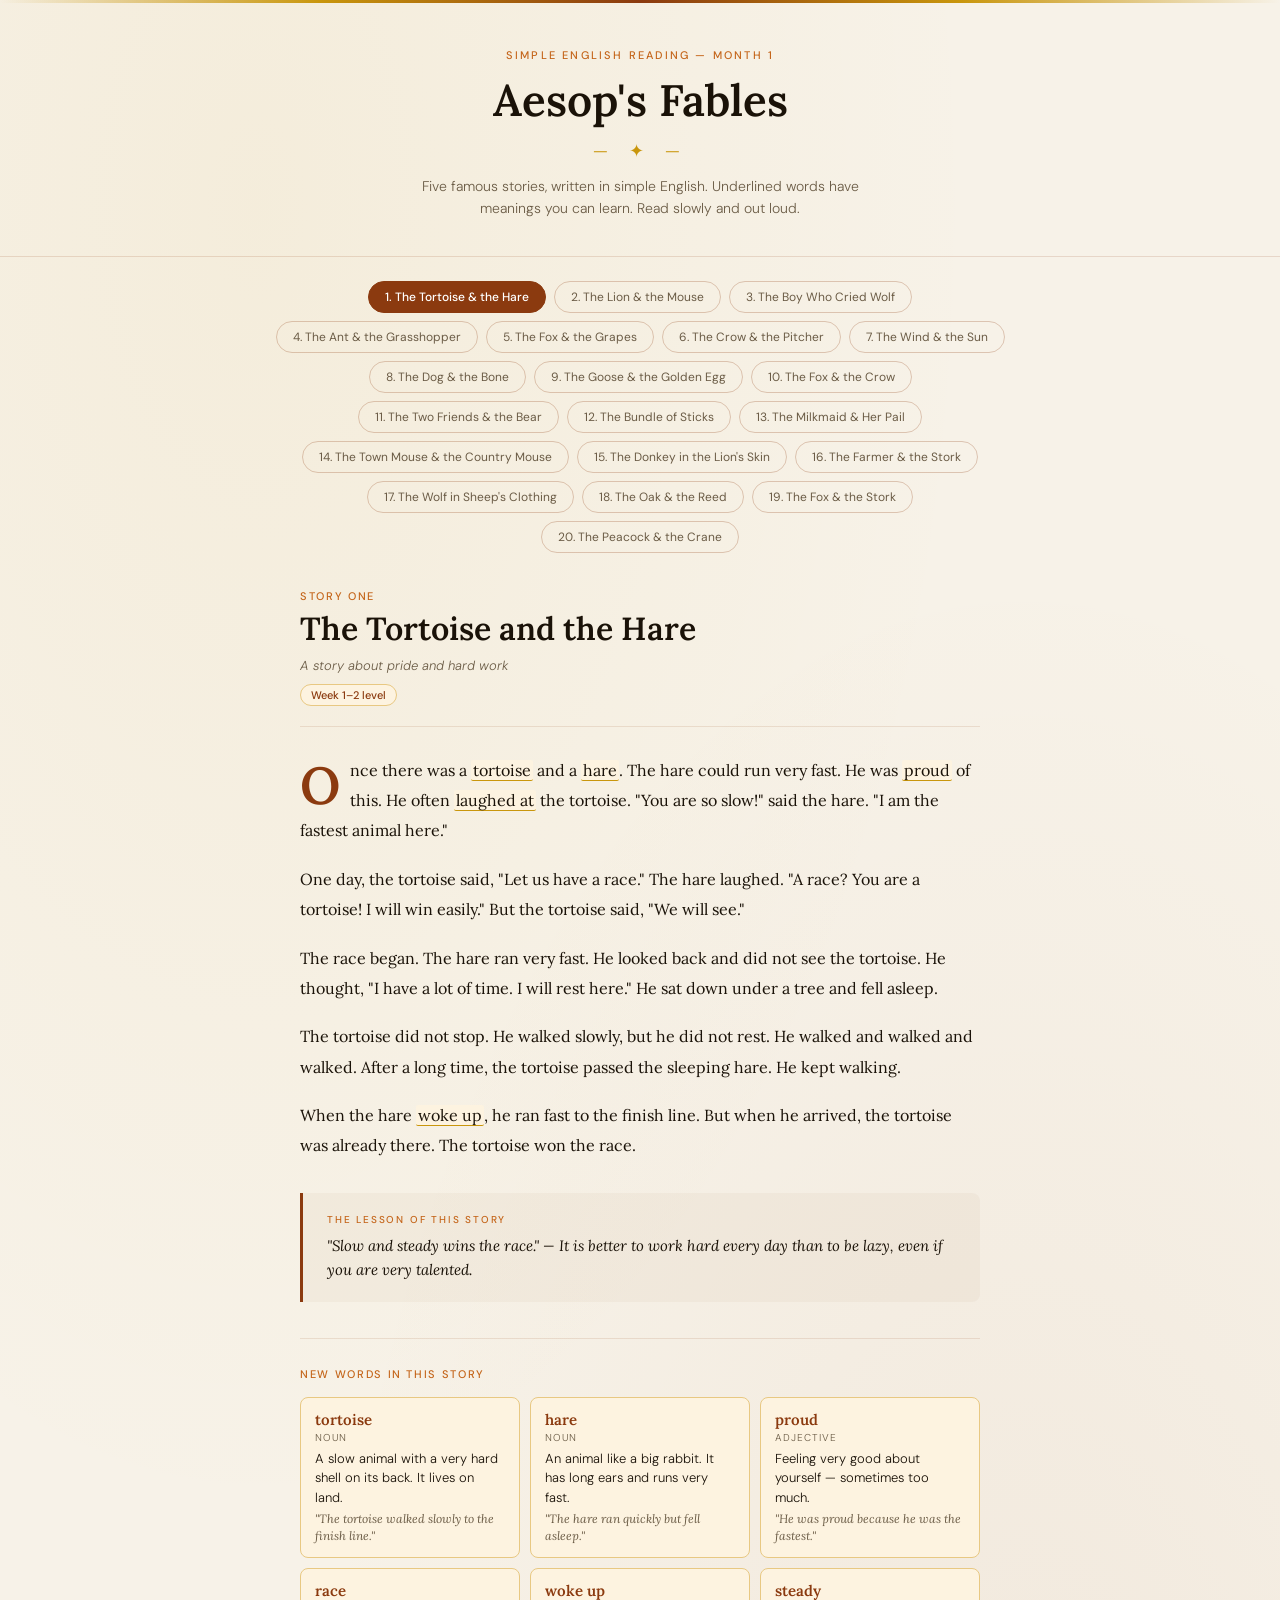
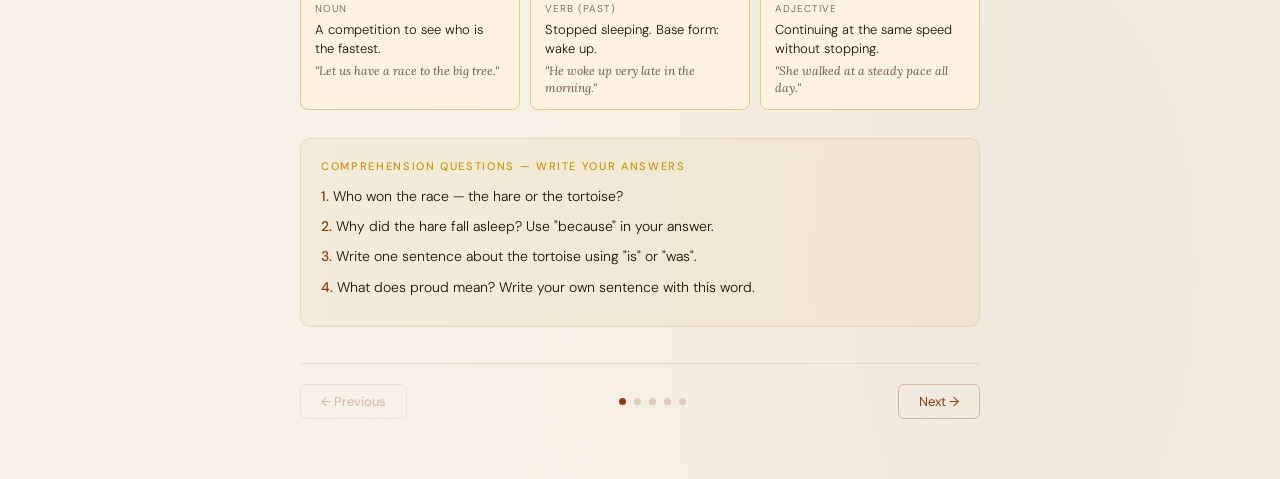
<file: index.html>
<!DOCTYPE html>
<html lang="en">
<head>
<meta charset="UTF-8">
<meta name="viewport" content="width=device-width, initial-scale=1.0">
<link rel="stylesheet" href="styleaesop.css">
<title>Aesop's Fables — Simple English Reader</title>
<link href="https://fonts.googleapis.com/css2?family=Lora:ital,wght@0,400;0,600;1,400&family=DM+Sans:wght@300;400;500&display=swap" rel="stylesheet">

</head>
<body>

<style>

    :root {
      --ink: #1a1208;
      --parchment: #f7f2e8;
      --parchment-dark: #ede6d6;
      --accent: #8b3a0f;
      --accent-light: #c4651a;
      --gold: #c9960c;
      --muted: #6b5c46;
      --word-bg: #fdf3e0;
      --word-border: #e8c882;
    }

    * { box-sizing: border-box; margin: 0; padding: 0; }

    body {
      background: var(--parchment);
      color: var(--ink);
      font-family: 'DM Sans', sans-serif;
      font-weight: 300;
      min-height: 100vh;
      padding: 0 0 60px;
      background-image:
        radial-gradient(ellipse at 20% 10%, rgba(201,150,12,0.06) 0%, transparent 50%),
        radial-gradient(ellipse at 80% 90%, rgba(139,58,15,0.05) 0%, transparent 50%);
    }

    header {
      text-align: center;
      padding: 48px 24px 36px;
      border-bottom: 1px solid rgba(139,58,15,0.15);
      position: relative;
      overflow: hidden;
    }

    header::before {
      content: '';
      position: absolute;
      top: 0; left: 0; right: 0;
      height: 3px;
      background: linear-gradient(90deg, transparent, var(--gold), var(--accent), var(--gold), transparent);
    }

    .header-eyebrow {
      font-family: 'DM Sans', sans-serif;
      font-weight: 500;
      font-size: 11px;
      letter-spacing: 0.2em;
      text-transform: uppercase;
      color: var(--accent-light);
      margin-bottom: 12px;
    }

    h1 {
      font-family: 'Lora', serif;
      font-size: clamp(28px, 5vw, 44px);
      font-weight: 600;
      color: var(--ink);
      line-height: 1.2;
      margin-bottom: 10px;
    }

    .header-sub {
      font-size: 14px;
      color: var(--muted);
      max-width: 480px;
      margin: 0 auto;
      line-height: 1.6;
    }

    .ornament {
      color: var(--gold);
      font-size: 18px;
      margin: 12px 0;
      letter-spacing: 8px;
    }

    .story-nav {
      display: flex;
      gap: 8px;
      justify-content: center;
      flex-wrap: wrap;
      padding: 24px 20px 0;
      max-width: 780px;
      margin: 0 auto;
    }

    .nav-btn {
      padding: 7px 16px;
      border: 1px solid rgba(139,58,15,0.25);
      border-radius: 30px;
      background: transparent;
      color: var(--muted);
      font-family: 'DM Sans', sans-serif;
      font-size: 12px;
      font-weight: 400;
      cursor: pointer;
      transition: all 0.2s;
      white-space: nowrap;
    }

    .nav-btn:hover { background: rgba(139,58,15,0.06); color: var(--accent); border-color: var(--accent-light); }
    .nav-btn.active { background: var(--accent); color: #fff; border-color: var(--accent); font-weight: 500; }

    .stories-wrap {
      max-width: 720px;
      margin: 0 auto;
      padding: 0 20px;
    }

    .story {
      display: none;
      animation: fadeIn 0.35s ease;
    }
    .story.active { display: block; }

    @keyframes fadeIn { from { opacity: 0; transform: translateY(8px); } to { opacity: 1; transform: translateY(0); } }

    .story-header {
      padding: 36px 0 20px;
      border-bottom: 1px solid rgba(139,58,15,0.12);
      margin-bottom: 28px;
    }

    .story-num {
      font-size: 11px;
      letter-spacing: 0.15em;
      text-transform: uppercase;
      color: var(--accent-light);
      font-weight: 500;
      margin-bottom: 6px;
    }

    .story-title {
      font-family: 'Lora', serif;
      font-size: clamp(22px, 4vw, 32px);
      font-weight: 600;
      color: var(--ink);
      line-height: 1.25;
      margin-bottom: 8px;
    }

    .story-tagline {
      font-size: 13px;
      color: var(--muted);
      font-style: italic;
    }

    .level-badge {
      display: inline-block;
      margin-top: 10px;
      padding: 3px 10px;
      background: var(--word-bg);
      border: 1px solid var(--word-border);
      border-radius: 20px;
      font-size: 11px;
      color: var(--accent);
      font-weight: 500;
    }

    .story-body {
      font-family: 'Lora', serif;
      font-size: 16px;
      line-height: 1.9;
      color: var(--ink);
    }

    .story-body p {
      margin-bottom: 18px;
    }

    .story-body p:first-child::first-letter {
      font-size: 52px;
      line-height: 1;
      float: left;
      margin: 4px 10px 0 0;
      font-family: 'Lora', serif;
      font-weight: 600;
      color: var(--accent);
    }

    .vocab-word {
      background: var(--word-bg);
      border-bottom: 1.5px solid var(--gold);
      cursor: pointer;
      padding: 0 2px;
      border-radius: 2px;
      font-weight: 400;
      transition: background 0.15s;
      position: relative;
    }

    .vocab-word:hover { background: #fce8b2; }

    .moral-box {
      margin: 32px 0 36px;
      padding: 20px 24px;
      border-left: 3px solid var(--accent);
      background: rgba(139,58,15,0.04);
      border-radius: 0 8px 8px 0;
    }

    .moral-label {
      font-size: 10px;
      letter-spacing: 0.18em;
      text-transform: uppercase;
      color: var(--accent-light);
      font-family: 'DM Sans', sans-serif;
      font-weight: 500;
      margin-bottom: 8px;
    }

    .moral-text {
      font-family: 'Lora', serif;
      font-size: 15px;
      font-style: italic;
      color: var(--ink);
      line-height: 1.6;
    }

    .vocab-section {
      margin-top: 8px;
      border-top: 1px solid rgba(139,58,15,0.12);
      padding-top: 28px;
    }

    .vocab-heading {
      font-family: 'DM Sans', sans-serif;
      font-size: 11px;
      letter-spacing: 0.15em;
      text-transform: uppercase;
      color: var(--accent-light);
      font-weight: 500;
      margin-bottom: 16px;
    }

    .vocab-grid {
      display: grid;
      grid-template-columns: repeat(auto-fill, minmax(200px, 1fr));
      gap: 10px;
      margin-bottom: 12px;
    }

    .vocab-card {
      background: var(--word-bg);
      border: 1px solid var(--word-border);
      border-radius: 8px;
      padding: 12px 14px;
    }

    .vocab-card-word {
      font-family: 'Lora', serif;
      font-size: 15px;
      font-weight: 600;
      color: var(--accent);
      margin-bottom: 2px;
    }

    .vocab-card-type {
      font-size: 10px;
      color: var(--muted);
      text-transform: uppercase;
      letter-spacing: 0.1em;
      margin-bottom: 5px;
      font-family: 'DM Sans', sans-serif;
    }

    .vocab-card-def {
      font-size: 13px;
      color: var(--ink);
      line-height: 1.5;
      font-family: 'DM Sans', sans-serif;
      font-weight: 300;
    }

    .vocab-card-example {
      font-size: 12px;
      color: var(--muted);
      font-style: italic;
      margin-top: 4px;
      font-family: 'Lora', serif;
      line-height: 1.4;
    }

    .practice-section {
      margin-top: 28px;
      padding: 20px;
      background: rgba(201,150,12,0.06);
      border-radius: 10px;
      border: 1px solid rgba(201,150,12,0.2);
    }

    .practice-heading {
      font-size: 11px;
      letter-spacing: 0.15em;
      text-transform: uppercase;
      color: var(--gold);
      font-weight: 500;
      font-family: 'DM Sans', sans-serif;
      margin-bottom: 12px;
    }

    .practice-q {
      font-size: 14px;
      color: var(--ink);
      margin-bottom: 8px;
      line-height: 1.6;
      font-family: 'DM Sans', sans-serif;
    }

    .practice-q span {
      font-weight: 500;
      color: var(--accent);
    }

    .story-nav-bottom {
      display: flex;
      justify-content: space-between;
      align-items: center;
      margin-top: 36px;
      padding-top: 20px;
      border-top: 1px solid rgba(139,58,15,0.12);
    }

    .nav-arrow {
      padding: 8px 20px;
      border: 1px solid rgba(139,58,15,0.3);
      border-radius: 6px;
      background: transparent;
      color: var(--accent);
      font-family: 'DM Sans', sans-serif;
      font-size: 13px;
      cursor: pointer;
      transition: all 0.2s;
    }
    .nav-arrow:hover { background: var(--accent); color: #fff; }
    .nav-arrow:disabled { opacity: 0.3; pointer-events: none; }

    .progress-dots {
      display: flex;
      gap: 8px;
    }

    .dot {
      width: 7px; height: 7px;
      border-radius: 50%;
      background: rgba(139,58,15,0.2);
      cursor: pointer;
      transition: background 0.2s;
    }
    .dot.active { background: var(--accent); }

    .tooltip {
      display: none;
      position: fixed;
      background: var(--ink);
      color: var(--parchment);
      padding: 8px 12px;
      border-radius: 6px;
      font-size: 12px;
      font-family: 'DM Sans', sans-serif;
      max-width: 220px;
      z-index: 9999;
      pointer-events: none;
      line-height: 1.5;
      box-shadow: 0 4px 16px rgba(0,0,0,0.2);
    }

    .sr-only { position: absolute; left: -9999px; }

    @media (max-width: 520px) {
      .vocab-grid { grid-template-columns: 1fr; }
      .story-body { font-size: 15px; }
  }
</style>

<h2 class="sr-only">Five Aesop fables rewritten in simple English for beginner learners, with vocabulary definitions and comprehension questions</h2>

<div id="tooltip" class="tooltip"></div>

<header>
  <div class="header-eyebrow">Simple English Reading — Month 1</div>
  <h1>Aesop's Fables</h1>
  <div class="ornament">— ✦ —</div>
  <p class="header-sub">Five famous stories, written in simple English. Underlined words have meanings you can learn. Read slowly and out loud.</p>
</header>

<div class="story-nav">
  <button class="nav-btn active" onclick="goTo(0)">1. The Tortoise &amp; the Hare</button>
  <button class="nav-btn" onclick="goTo(1)">2. The Lion &amp; the Mouse</button>
  <button class="nav-btn" onclick="goTo(2)">3. The Boy Who Cried Wolf</button>
  <button class="nav-btn" onclick="goTo(3)">4. The Ant &amp; the Grasshopper</button>
  <button class="nav-btn" onclick="goTo(4)">5. The Fox &amp; the Grapes</button>
  <button class="nav-btn" onclick="goTo(5)">6. The Crow &amp; the Pitcher</button>
  <button class="nav-btn" onclick="goTo(6)">7. The Wind &amp; the Sun</button>
  <button class="nav-btn" onclick="goTo(7)">8. The Dog &amp; the Bone</button>
  <button class="nav-btn" onclick="goTo(8)">9. The Goose &amp; the Golden Egg</button>
  <button class="nav-btn" onclick="goTo(9)">10. The Fox &amp; the Crow</button>
  <button class="nav-btn" onclick="goTo(10)">11. The Two Friends &amp; the Bear</button>
  <button class="nav-btn" onclick="goTo(11)">12. The Bundle of Sticks</button>
  <button class="nav-btn" onclick="goTo(12)">13. The Milkmaid &amp; Her Pail</button>
  <button class="nav-btn" onclick="goTo(13)">14. The Town Mouse &amp; the Country Mouse</button>
  <button class="nav-btn" onclick="goTo(14)">15. The Donkey in the Lion's Skin</button>
  <button class="nav-btn" onclick="goTo(15)">16. The Farmer &amp; the Stork</button>
  <button class="nav-btn" onclick="goTo(16)">17. The Wolf in Sheep's Clothing</button>
  <button class="nav-btn" onclick="goTo(17)">18. The Oak &amp; the Reed</button>
  <button class="nav-btn" onclick="goTo(18)">19. The Fox &amp; the Stork</button>
  <button class="nav-btn" onclick="goTo(19)">20. The Peacock &amp; the Crane</button>
</div>

<!--Stories-->
<div class="stories-wrap">

<!-- STORY 1 -->
<div class="story active" id="s0">
  <div class="story-header">
    <div class="story-num">Story One</div>
    <div class="story-title">The Tortoise and the Hare</div>
    <div class="story-tagline">A story about pride and hard work</div>
    <span class="level-badge">Week 1–2 level</span>
  </div>

  <div class="story-body">
    <p>Once there was a <span class="vocab-word" data-def="a slow animal with a hard shell on its back">tortoise</span> and a <span class="vocab-word" data-def="an animal like a big rabbit, very fast">hare</span>. The hare could run very fast. He was <span class="vocab-word" data-def="too proud of yourself; thinking you are better than others">proud</span> of this. He often <span class="vocab-word" data-def="made fun of someone; said unkind things">laughed at</span> the tortoise. "You are so slow!" said the hare. "I am the fastest animal here."</p>

    <p>One day, the tortoise said, "Let us have a race." The hare laughed. "A race? You are a tortoise! I will win easily." But the tortoise said, "We will see."</p>

    <p>The race began. The hare ran very fast. He looked back and did not see the tortoise. He thought, "I have a lot of time. I will rest here." He sat down under a tree and fell asleep.</p>

    <p>The tortoise did not stop. He walked slowly, but he did not rest. He walked and walked and walked. After a long time, the tortoise passed the sleeping hare. He kept walking.</p>

    <p>When the hare <span class="vocab-word" data-def="woke up after sleeping">woke up</span>, he ran fast to the finish line. But when he arrived, the tortoise was already there. The tortoise won the race.</p>
  </div>

  <div class="moral-box">
    <div class="moral-label">The lesson of this story</div>
    <div class="moral-text">"Slow and steady wins the race." — It is better to work hard every day than to be lazy, even if you are very talented.</div>
  </div>

  <div class="vocab-section">
    <div class="vocab-heading">New words in this story</div>
    <div class="vocab-grid">
      <div class="vocab-card">
        <div class="vocab-card-word">tortoise</div>
        <div class="vocab-card-type">noun</div>
        <div class="vocab-card-def">A slow animal with a very hard shell on its back. It lives on land.</div>
        <div class="vocab-card-example">"The tortoise walked slowly to the finish line."</div>
      </div>
      <div class="vocab-card">
        <div class="vocab-card-word">hare</div>
        <div class="vocab-card-type">noun</div>
        <div class="vocab-card-def">An animal like a big rabbit. It has long ears and runs very fast.</div>
        <div class="vocab-card-example">"The hare ran quickly but fell asleep."</div>
      </div>
      <div class="vocab-card">
        <div class="vocab-card-word">proud</div>
        <div class="vocab-card-type">adjective</div>
        <div class="vocab-card-def">Feeling very good about yourself — sometimes too much.</div>
        <div class="vocab-card-example">"He was proud because he was the fastest."</div>
      </div>
      <div class="vocab-card">
        <div class="vocab-card-word">race</div>
        <div class="vocab-card-type">noun</div>
        <div class="vocab-card-def">A competition to see who is the fastest.</div>
        <div class="vocab-card-example">"Let us have a race to the big tree."</div>
      </div>
      <div class="vocab-card">
        <div class="vocab-card-word">woke up</div>
        <div class="vocab-card-type">verb (past)</div>
        <div class="vocab-card-def">Stopped sleeping. Base form: wake up.</div>
        <div class="vocab-card-example">"He woke up very late in the morning."</div>
      </div>
      <div class="vocab-card">
        <div class="vocab-card-word">steady</div>
        <div class="vocab-card-type">adjective</div>
        <div class="vocab-card-def">Continuing at the same speed without stopping.</div>
        <div class="vocab-card-example">"She walked at a steady pace all day."</div>
      </div>
    </div>
  </div>

  <div class="practice-section">
    <div class="practice-heading">Comprehension questions — write your answers</div>
    <div class="practice-q"><span>1.</span> Who won the race — the hare or the tortoise?</div>
    <div class="practice-q"><span>2.</span> Why did the hare fall asleep? Use "because" in your answer.</div>
    <div class="practice-q"><span>3.</span> Write one sentence about the tortoise using "is" or "was".</div>
    <div class="practice-q"><span>4.</span> What does proud mean? Write your own sentence with this word.</div>
  </div>

  <div class="story-nav-bottom">
    <button class="nav-arrow" disabled>← Previous</button>
    <div class="progress-dots">
      <div class="dot active" onclick="goTo(0)"></div>
      <div class="dot" onclick="goTo(1)"></div>
      <div class="dot" onclick="goTo(2)"></div>
      <div class="dot" onclick="goTo(3)"></div>
      <div class="dot" onclick="goTo(4)"></div>
    </div>
    <button class="nav-arrow" onclick="goTo(1)">Next →</button>
  </div>
</div>

<!-- STORY 2 -->
<div class="story" id="s1">
  <div class="story-header">
    <div class="story-num">Story Two</div>
    <div class="story-title">The Lion and the Mouse</div>
    <div class="story-tagline">A story about kindness and helping each other</div>
    <span class="level-badge">Week 1–2 level</span>
  </div>

  <div class="story-body">
    <p>One day, a big lion was sleeping under a tree. A small mouse was running and playing. The mouse did not see the lion. He ran over the lion's face. The lion woke up. He was very angry. He caught the mouse in his big paw.</p>

    <p>"I will eat you!" said the lion. The mouse was very scared. "Please do not eat me," said the mouse. "I am very small. I am not a good meal for you. Please <span class="vocab-word" data-def="to let someone go free; to not keep them">let me go</span>. One day, I will help you." The lion laughed. "You? Help me? You are a small mouse. I am a great lion." But the lion was kind. He let the mouse go.</p>

    <p>Some days later, the lion was walking in the forest. He stepped into a <span class="vocab-word" data-def="a tool that hunters use to catch animals — made of rope or wire">trap</span>. A net fell on him. He could not move. He <span class="vocab-word" data-def="made a loud, powerful sound like a lion">roared</span> very loudly. He was angry and scared.</p>

    <p>The mouse heard the lion. He ran to the lion quickly. "I will help you," said the mouse. The mouse used his small sharp teeth. He bit the ropes of the net. He bit and bit until the ropes broke. The lion was free.</p>

    <p>"Thank you, little mouse," said the lion. "You were right. You did help me." The mouse smiled. "Even a small friend can be a good friend," he said.</p>
  </div>

  <div class="moral-box">
    <div class="moral-label">The lesson of this story</div>
    <div class="moral-text">"A small kindness can come back to help you." — Do not think someone is too small or too weak to help you. Everyone can help.</div>
  </div>

  <div class="vocab-section">
    <div class="vocab-heading">New words in this story</div>
    <div class="vocab-grid">
      <div class="vocab-card">
        <div class="vocab-card-word">angry</div>
        <div class="vocab-card-type">adjective</div>
        <div class="vocab-card-def">Very unhappy and upset about something. Feeling strong emotion.</div>
        <div class="vocab-card-example">"The lion was angry when the mouse woke him up."</div>
      </div>
      <div class="vocab-card">
        <div class="vocab-card-word">scared</div>
        <div class="vocab-card-type">adjective</div>
        <div class="vocab-card-def">Feeling afraid. Something makes you feel fear.</div>
        <div class="vocab-card-example">"The mouse was very scared of the big lion."</div>
      </div>
      <div class="vocab-card">
        <div class="vocab-card-word">trap</div>
        <div class="vocab-card-type">noun</div>
        <div class="vocab-card-def">A device used to catch an animal. The animal cannot get out.</div>
        <div class="vocab-card-example">"The lion stepped into a trap in the forest."</div>
      </div>
      <div class="vocab-card">
        <div class="vocab-card-word">roared</div>
        <div class="vocab-card-type">verb (past)</div>
        <div class="vocab-card-def">Made a very loud, deep sound. Lions and tigers roar. Base form: roar.</div>
        <div class="vocab-card-example">"The lion roared because he was trapped."</div>
      </div>
      <div class="vocab-card">
        <div class="vocab-card-word">sharp</div>
        <div class="vocab-card-type">adjective</div>
        <div class="vocab-card-def">Having a very thin edge that can cut things easily. A knife is sharp.</div>
        <div class="vocab-card-example">"The mouse had small but very sharp teeth."</div>
      </div>
      <div class="vocab-card">
        <div class="vocab-card-word">kindness</div>
        <div class="vocab-card-type">noun</div>
        <div class="vocab-card-def">The act of being friendly and helpful to other people or animals.</div>
        <div class="vocab-card-example">"The lion showed kindness when he let the mouse go."</div>
      </div>
    </div>
  </div>

  <div class="practice-section">
    <div class="practice-heading">Comprehension questions — write your answers</div>
    <div class="practice-q"><span>1.</span> Why was the lion angry at the start of the story?</div>
    <div class="practice-q"><span>2.</span> What did the mouse do to help the lion? Write two sentences.</div>
    <div class="practice-q"><span>3.</span> Write a sentence using the word "scared".</div>
    <div class="practice-q"><span>4.</span> Do you think the lion was right to let the mouse go? Write "Yes, because..." or "No, because..."</div>
  </div>

  <div class="story-nav-bottom">
    <button class="nav-arrow" onclick="goTo(0)">← Previous</button>
    <div class="progress-dots">
      <div class="dot" onclick="goTo(0)"></div>
      <div class="dot active" onclick="goTo(1)"></div>
      <div class="dot" onclick="goTo(2)"></div>
      <div class="dot" onclick="goTo(3)"></div>
      <div class="dot" onclick="goTo(4)"></div>
    </div>
    <button class="nav-arrow" onclick="goTo(2)">Next →</button>
  </div>
</div>

<!-- STORY 3 -->
<div class="story" id="s2">
  <div class="story-header">
    <div class="story-num">Story Three</div>
    <div class="story-title">The Boy Who Cried Wolf</div>
    <div class="story-tagline">A story about telling the truth</div>
    <span class="level-badge">Week 2–3 level</span>
  </div>

  <div class="story-body">
    <p>There was a young boy. His job was to watch the sheep on a hill near his village. Every day, he sat on the hill and watched the sheep eat grass. It was a quiet and boring job.</p>

    <p>One day, the boy was <span class="vocab-word" data-def="feeling tired and unhappy because nothing interesting is happening">bored</span>. He had an idea. "I will play a trick," he thought. He ran to the village and shouted, "Wolf! Wolf! A wolf is eating the sheep!" The people of the village ran up the hill with sticks. But there was no wolf. The boy laughed. The people were very angry. They went back to the village.</p>

    <p>The next week, the boy did the same thing again. "Wolf! Wolf!" he shouted. Again, the people ran up the hill. Again, there was no wolf. The boy laughed again. The people were angrier this time. "Do not <span class="vocab-word" data-def="to say something that is not true">lie</span> to us," they said.</p>

    <p>Then, one day, a real wolf came. The wolf was big and <span class="vocab-word" data-def="dangerous and ready to attack; very fierce">fierce</span>. It ran at the sheep. The boy was very scared. He ran to the village and shouted, "Wolf! Wolf! Please help me! A real wolf is here!"</p>

    <p>But the people heard him and did not come. They thought he was lying again. The wolf ate many of the sheep. The boy sat on the hill alone and cried. Nobody came to help him.</p>
  </div>

  <div class="moral-box">
    <div class="moral-label">The lesson of this story</div>
    <div class="moral-text">"If you always lie, people will not believe you when you tell the truth." — Honesty is very important. When you lie, you lose the trust of others.</div>
  </div>

  <div class="vocab-section">
    <div class="vocab-heading">New words in this story</div>
    <div class="vocab-grid">
      <div class="vocab-card">
        <div class="vocab-card-word">bored</div>
        <div class="vocab-card-type">adjective</div>
        <div class="vocab-card-def">Feeling unhappy because nothing interesting is happening. You have nothing to do.</div>
        <div class="vocab-card-example">"The boy was bored because the job was very quiet."</div>
      </div>
      <div class="vocab-card">
        <div class="vocab-card-word">trick</div>
        <div class="vocab-card-type">noun</div>
        <div class="vocab-card-def">Something you do to make another person believe something that is not true.</div>
        <div class="vocab-card-example">"He played a trick on the people of the village."</div>
      </div>
      <div class="vocab-card">
        <div class="vocab-card-word">lie</div>
        <div class="vocab-card-type">verb</div>
        <div class="vocab-card-def">To say something that you know is not true.</div>
        <div class="vocab-card-example">"Do not lie — always tell the truth."</div>
      </div>
      <div class="vocab-card">
        <div class="vocab-card-word">fierce</div>
        <div class="vocab-card-type">adjective</div>
        <div class="vocab-card-def">Very dangerous, strong, and ready to attack. Describes a violent animal.</div>
        <div class="vocab-card-example">"The fierce wolf ran at the sheep."</div>
      </div>
      <div class="vocab-card">
        <div class="vocab-card-word">trust</div>
        <div class="vocab-card-type">noun/verb</div>
        <div class="vocab-card-def">Believing that a person is honest and will not hurt you.</div>
        <div class="vocab-card-example">"The people lost their trust in the boy."</div>
      </div>
      <div class="vocab-card">
        <div class="vocab-card-word">honesty</div>
        <div class="vocab-card-type">noun</div>
        <div class="vocab-card-def">The quality of always telling the truth and not lying.</div>
        <div class="vocab-card-example">"Honesty is one of the most important things in life."</div>
      </div>
    </div>
  </div>

  <div class="practice-section">
    <div class="practice-heading">Comprehension questions — write your answers</div>
    <div class="practice-q"><span>1.</span> Why did the boy shout "Wolf!" the first time?</div>
    <div class="practice-q"><span>2.</span> Why did the people not help the boy when the real wolf came?</div>
    <div class="practice-q"><span>3.</span> Write a sentence with the word "bored". Use present simple.</div>
    <div class="practice-q"><span>4.</span> Have you ever heard a story like this in your language? How is it the same? How is it different?</div>
  </div>

  <div class="story-nav-bottom">
    <button class="nav-arrow" onclick="goTo(1)">← Previous</button>
    <div class="progress-dots">
      <div class="dot" onclick="goTo(0)"></div>
      <div class="dot" onclick="goTo(1)"></div>
      <div class="dot active" onclick="goTo(2)"></div>
      <div class="dot" onclick="goTo(3)"></div>
      <div class="dot" onclick="goTo(4)"></div>
    </div>
    <button class="nav-arrow" onclick="goTo(3)">Next →</button>
  </div>
</div>

<!-- STORY 4 -->
<div class="story" id="s3">
  <div class="story-header">
    <div class="story-num">Story Four</div>
    <div class="story-title">The Ant and the Grasshopper</div>
    <div class="story-tagline">A story about planning and hard work</div>
    <span class="level-badge">Week 3–4 level</span>
  </div>

  <div class="story-body">
    <p>It was summer. The sun was hot and the days were long. An ant was working very hard. Every day, she carried food to her home under the ground. She worked all morning and all afternoon. She was <span class="vocab-word" data-def="getting ready for something that will happen in the future">preparing</span> for winter.</p>

    <p>A <span class="vocab-word" data-def="a jumping insect that makes a singing sound; similar to a cricket">grasshopper</span> saw the ant. He was sitting on a leaf and singing. "Ant, why do you work so hard?" said the grasshopper. "It is summer! The sun is warm. Come and sing with me." The ant said, "I am working because winter is coming. I need food for the cold days." The grasshopper laughed. "Winter is far away. Do not worry. Come and play!"</p>

    <p>The ant did not stop working. She carried food every day, all summer long. The grasshopper sang and played and ate. He did not work. He did not save any food.</p>

    <p>Then winter came. The weather was cold and there was no food outside. The grasshopper was very hungry. He went to the ant's home and knocked on the door. "Please," he said. "I am very hungry and cold. I have no food. Can you help me?" The ant looked at the grasshopper. "I worked all summer," she said. "I told you to <span class="vocab-word" data-def="to keep something for later use">save</span> food. You did not listen. You only played." Then she closed the door.</p>

    <p>The grasshopper stood alone in the cold and thought about his mistake.</p>
  </div>

  <div class="moral-box">
    <div class="moral-label">The lesson of this story</div>
    <div class="moral-text">"Work hard today so you are ready for tomorrow." — It is important to plan and prepare. Do not only enjoy the good times and forget about difficulties that may come.</div>
  </div>

  <div class="vocab-section">
    <div class="vocab-heading">New words in this story</div>
    <div class="vocab-grid">
      <div class="vocab-card">
        <div class="vocab-card-word">preparing</div>
        <div class="vocab-card-type">verb</div>
        <div class="vocab-card-def">Getting ready for something that will happen in the future. Base form: prepare.</div>
        <div class="vocab-card-example">"She was preparing dinner for the family."</div>
      </div>
      <div class="vocab-card">
        <div class="vocab-card-word">grasshopper</div>
        <div class="vocab-card-type">noun</div>
        <div class="vocab-card-def">A green jumping insect. It makes a sound like singing. It lives in grass.</div>
        <div class="vocab-card-example">"The grasshopper sat on a leaf and sang all day."</div>
      </div>
      <div class="vocab-card">
        <div class="vocab-card-word">save</div>
        <div class="vocab-card-type">verb</div>
        <div class="vocab-card-def">To keep something so you can use it later. To not use it all now.</div>
        <div class="vocab-card-example">"I save money every month for the future."</div>
      </div>
      <div class="vocab-card">
        <div class="vocab-card-word">lazy</div>
        <div class="vocab-card-type">adjective</div>
        <div class="vocab-card-def">Not wanting to work or do things. Preferring to rest all the time.</div>
        <div class="vocab-card-example">"The grasshopper was lazy and did not save food."</div>
      </div>
      <div class="vocab-card">
        <div class="vocab-card-word">mistake</div>
        <div class="vocab-card-type">noun</div>
        <div class="vocab-card-def">Something you do that is wrong or not good. An error.</div>
        <div class="vocab-card-example">"Not saving food was a big mistake."</div>
      </div>
      <div class="vocab-card">
        <div class="vocab-card-word">hunger / hungry</div>
        <div class="vocab-card-type">noun / adjective</div>
        <div class="vocab-card-def">The feeling when you need food and have not eaten. "Hungry" = the adjective.</div>
        <div class="vocab-card-example">"I am hungry — I did not eat breakfast."</div>
      </div>
    </div>
  </div>

  <div class="practice-section">
    <div class="practice-heading">Comprehension questions — write your answers</div>
    <div class="practice-q"><span>1.</span> What did the ant do all summer? Write two sentences using present simple.</div>
    <div class="practice-q"><span>2.</span> Why was the grasshopper hungry in winter?</div>
    <div class="practice-q"><span>3.</span> Write a sentence: "The grasshopper did not _____ food."</div>
    <div class="practice-q"><span>4.</span> Do you think the ant was right to close the door? Write "I think..." in your answer.</div>
  </div>

  <div class="story-nav-bottom">
    <button class="nav-arrow" onclick="goTo(2)">← Previous</button>
    <div class="progress-dots">
      <div class="dot" onclick="goTo(0)"></div>
      <div class="dot" onclick="goTo(1)"></div>
      <div class="dot" onclick="goTo(2)"></div>
      <div class="dot active" onclick="goTo(3)"></div>
      <div class="dot" onclick="goTo(4)"></div>
    </div>
    <button class="nav-arrow" onclick="goTo(4)">Next →</button>
  </div>
</div>

<!-- STORY 5 -->
<div class="story" id="s4">
  <div class="story-header">
    <div class="story-num">Story Five</div>
    <div class="story-title">The Fox and the Grapes</div>
    <div class="story-tagline">A story about accepting the truth</div>
    <span class="level-badge">Week 3–4 level</span>
  </div>

  <div class="story-body">
    <p>One hot afternoon, a fox was walking through a forest. He was very hungry. He looked everywhere for food but he could not find anything to eat. Then he saw something. High up on a tree, there was a big bunch of <span class="vocab-word" data-def="small round fruits that grow in groups; used to make wine">grapes</span>. They were dark purple and they looked sweet and delicious.</p>

    <p>"Those grapes look wonderful," said the fox. "I will eat them." He jumped up to reach the grapes. But the grapes were too high. He could not reach them. He tried again. He jumped as high as he could. He still could not reach the grapes. He tried again and again, many times. Each time, he failed.</p>

    <p>The fox was tired. He was hot. He sat down on the ground and looked up at the grapes. He could not get them. He would never get them. He felt <span class="vocab-word" data-def="embarrassed or unhappy because you failed at something">ashamed</span>.</p>

    <p>Then the fox stood up. He put his nose in the air. He looked at the grapes one more time. "Those grapes are probably <span class="vocab-word" data-def="having a very sharp, unpleasant taste; not sweet — like a lemon">sour</span> anyway," he said. "I do not want them. They are not good grapes." He walked away with his head held high.</p>

    <p>But really, the fox did want the grapes. And he did not know if they were sour or sweet. He only said they were sour because he could not have them.</p>
  </div>

  <div class="moral-box">
    <div class="moral-label">The lesson of this story</div>
    <div class="moral-text">"It is easy to say you do not want something when you cannot have it." — When we fail to get something, we sometimes say we did not want it anyway. But this is not honest — it is just a way to hide our disappointment.</div>
  </div>

  <div class="vocab-section">
    <div class="vocab-heading">New words in this story</div>
    <div class="vocab-grid">
      <div class="vocab-card">
        <div class="vocab-card-word">grapes</div>
        <div class="vocab-card-type">noun (plural)</div>
        <div class="vocab-card-def">Small, round, juicy fruit that grow in a bunch. They can be green or purple.</div>
        <div class="vocab-card-example">"She bought a bunch of grapes from the market."</div>
      </div>
      <div class="vocab-card">
        <div class="vocab-card-word">reach</div>
        <div class="vocab-card-type">verb</div>
        <div class="vocab-card-def">To stretch out your arm or body to touch or get something.</div>
        <div class="vocab-card-example">"I cannot reach the top shelf — it is too high."</div>
      </div>
      <div class="vocab-card">
        <div class="vocab-card-word">sour</div>
        <div class="vocab-card-type">adjective</div>
        <div class="vocab-card-def">A sharp, unpleasant taste. Not sweet. Like a lemon or unripe fruit.</div>
        <div class="vocab-card-example">"This orange is very sour — it is not sweet."</div>
      </div>
      <div class="vocab-card">
        <div class="vocab-card-word">ashamed</div>
        <div class="vocab-card-type">adjective</div>
        <div class="vocab-card-def">Feeling embarrassed and bad because you did something wrong or you failed.</div>
        <div class="vocab-card-example">"He was ashamed because he could not reach the grapes."</div>
      </div>
      <div class="vocab-card">
        <div class="vocab-card-word">delicious</div>
        <div class="vocab-card-type">adjective</div>
        <div class="vocab-card-def">Tasting very good. Very enjoyable to eat or drink.</div>
        <div class="vocab-card-example">"The food at that restaurant is delicious."</div>
      </div>
      <div class="vocab-card">
        <div class="vocab-card-word">disappointment</div>
        <div class="vocab-card-type">noun</div>
        <div class="vocab-card-def">The sad feeling you have when something you wanted does not happen.</div>
        <div class="vocab-card-example">"He felt great disappointment when he failed the exam."</div>
      </div>
    </div>
  </div>

  <div class="practice-section">
    <div class="practice-heading">Comprehension questions — write your answers</div>
    <div class="practice-q"><span>1.</span> Why could the fox not get the grapes?</div>
    <div class="practice-q"><span>2.</span> What did the fox say about the grapes? Why did he say this?</div>
    <div class="practice-q"><span>3.</span> Write one sentence using the word "delicious".</div>
    <div class="practice-q"><span>4.</span> Have you ever said something was bad because you could not have it? Write 2 sentences about it.</div>
  </div>

  <div class="story-nav-bottom">
    <button class="nav-arrow" onclick="goTo(3)">← Previous</button>
    <div class="progress-dots">
      <div class="dot" onclick="goTo(0)"></div>
      <div class="dot" onclick="goTo(1)"></div>
      <div class="dot" onclick="goTo(2)"></div>
      <div class="dot" onclick="goTo(3)"></div>
      <div class="dot active" onclick="goTo(4)"></div>
    </div>
    <button class="nav-arrow" disabled>Next →</button>
  </div>
</div>

<!-- STORY 6 -->
<div class="story" id="s5">
  <div class="story-header">
    <div class="story-num">Story Six</div>
    <div class="story-title">The Crow and the Pitcher</div>
    <div class="story-tagline">A story about using your mind to solve problems</div>
    <span class="level-badge">Week 2–3 level</span>
  </div>
  <div class="story-body">
    <p>It was a very hot summer day. A crow was flying over the land. She was very <span class="vocab-word" data-def="feeling that you need to drink water or liquid">thirsty</span>. She looked and looked for water. Then she saw a <span class="vocab-word" data-def="a tall container used to hold water or liquid, with a narrow opening at the top">pitcher</span> on the ground. She flew down and looked inside. There was water at the bottom. But the pitcher was tall and the water was very low. The crow put her beak inside. She could not reach the water. Her beak was too short.</p>
    <p>The crow did not give up. She sat and thought. Then she had an idea. She looked around and saw many small stones. She picked up a stone in her beak and dropped it into the pitcher. Then she picked up another stone and dropped it in. She did this many times.</p>
    <p>Slowly, the water began to rise. Each stone pushed the water a little higher. The crow kept dropping stones. She worked <span class="vocab-word" data-def="waiting calmly without getting angry or upset; continuing slowly without stopping">patiently</span> and did not stop. After a long time, the water was high enough. The crow put her beak in and drank the cool water. She was very happy.</p>
  </div>
  <div class="moral-box">
    <div class="moral-label">The lesson of this story</div>
    <div class="moral-text">"Think carefully and use what you have." — When you have a problem, do not give up. Look around and think. Patience and a good idea can solve many problems.</div>
  </div>
  <div class="vocab-section">
    <div class="vocab-heading">New words in this story</div>
    <div class="vocab-grid">
      <div class="vocab-card">
        <div class="vocab-card-word">pitcher</div>
        <div class="vocab-card-type">noun</div>
        <div class="vocab-card-def">A tall container for holding liquid. It has a handle and a narrow top opening.</div>
        <div class="vocab-card-example">"She filled the pitcher with cold water."</div>
      </div>
      <div class="vocab-card">
        <div class="vocab-card-word">thirsty</div>
        <div class="vocab-card-type">adjective</div>
        <div class="vocab-card-def">Feeling that you need to drink water or liquid.</div>
        <div class="vocab-card-example">"I am very thirsty — can I have some water please?"</div>
      </div>
      <div class="vocab-card">
        <div class="vocab-card-word">patiently</div>
        <div class="vocab-card-type">adverb</div>
        <div class="vocab-card-def">In a calm way, waiting without getting angry or giving up.</div>
        <div class="vocab-card-example">"She waited patiently for the bus to arrive."</div>
      </div>
      <div class="vocab-card">
        <div class="vocab-card-word">rise</div>
        <div class="vocab-card-type">verb</div>
        <div class="vocab-card-def">To go up. To move from a lower place to a higher place.</div>
        <div class="vocab-card-example">"The water began to rise after the heavy rain."</div>
      </div>
      <div class="vocab-card">
        <div class="vocab-card-word">give up</div>
        <div class="vocab-card-type">phrasal verb</div>
        <div class="vocab-card-def">To stop trying because something is too hard.</div>
        <div class="vocab-card-example">"Do not give up — keep trying and you will succeed."</div>
      </div>
      <div class="vocab-card">
        <div class="vocab-card-word">beak</div>
        <div class="vocab-card-type">noun</div>
        <div class="vocab-card-def">The hard, pointed mouth of a bird. Birds use their beak to eat and drink.</div>
        <div class="vocab-card-example">"The crow used her beak to pick up the stone."</div>
      </div>
    </div>
  </div>
  <div class="practice-section">
    <div class="practice-heading">Comprehension questions — write your answers</div>
    <div class="practice-q"><span>1.</span> Why could the crow not drink the water at first?</div>
    <div class="practice-q"><span>2.</span> What was the crow's idea? Write two sentences.</div>
    <div class="practice-q"><span>3.</span> Write a sentence using "give up". Use "do not" in your sentence.</div>
    <div class="practice-q"><span>4.</span> Have you ever solved a problem with a good idea? Write 2 sentences about it.</div>
  </div>
  <div class="story-nav-bottom">
    <button class="nav-arrow" onclick="goTo(4)">← Previous</button>
    <div class="progress-dots">
      <div class="dot" onclick="goTo(0)"></div><div class="dot" onclick="goTo(1)"></div><div class="dot" onclick="goTo(2)"></div><div class="dot" onclick="goTo(3)"></div><div class="dot" onclick="goTo(4)"></div>
      <div class="dot active" onclick="goTo(5)"></div><div class="dot" onclick="goTo(6)"></div><div class="dot" onclick="goTo(7)"></div><div class="dot" onclick="goTo(8)"></div><div class="dot" onclick="goTo(9)"></div>
      <div class="dot" onclick="goTo(10)"></div><div class="dot" onclick="goTo(11)"></div><div class="dot" onclick="goTo(12)"></div><div class="dot" onclick="goTo(13)"></div><div class="dot" onclick="goTo(14)"></div>
      <div class="dot" onclick="goTo(15)"></div><div class="dot" onclick="goTo(16)"></div><div class="dot" onclick="goTo(17)"></div><div class="dot" onclick="goTo(18)"></div><div class="dot" onclick="goTo(19)"></div>
    </div>
    <button class="nav-arrow" onclick="goTo(6)">Next →</button>
  </div>
</div>

<!-- STORY 7 -->
<div class="story" id="s6">
  <div class="story-header">
    <div class="story-num">Story Seven</div>
    <div class="story-title">The Wind and the Sun</div>
    <div class="story-tagline">A story about gentleness being stronger than force</div>
    <span class="level-badge">Week 2–3 level</span>
  </div>
  <div class="story-body">
    <p>One day, the Wind and the Sun had an <span class="vocab-word" data-def="a disagreement; when two people or things do not agree about something">argument</span>. "I am stronger than you," said the Wind. "No," said the Sun. "I am stronger." They could not agree. Then they saw a man walking on a road. He was wearing a warm coat.</p>
    <p>"Let us have a <span class="vocab-word" data-def="a test between two people or things to see who is better">contest</span>," said the Sun. "The one who can make that man take off his coat is stronger." The Wind said yes. The Wind went first.</p>
    <p>The Wind blew hard. He blew and blew with all his strength. The wind was very cold and very strong. But the man held his coat tightly. The harder the Wind blew, the more the man held his coat. The Wind blew for a long time. But the man did not take off his coat. The Wind stopped. He could not do it.</p>
    <p>Now it was the Sun's turn. The Sun shone <span class="vocab-word" data-def="in a gentle and soft way; not hard or strong">gently</span>. He was warm and friendly. Slowly, the man felt the warmth. The man began to feel hot. He opened his coat a little. The Sun shone more. The man felt hotter. Then the man took off his coat and carried it in his hand. The Sun had won.</p>
  </div>
  <div class="moral-box">
    <div class="moral-label">The lesson of this story</div>
    <div class="moral-text">"Gentleness and warmth are often stronger than force." — Forcing someone to do something does not always work. Being kind and gentle is often more powerful.</div>
  </div>
  <div class="vocab-section">
    <div class="vocab-heading">New words in this story</div>
    <div class="vocab-grid">
      <div class="vocab-card">
        <div class="vocab-card-word">argument</div>
        <div class="vocab-card-type">noun</div>
        <div class="vocab-card-def">A disagreement between two or more people. Each person thinks they are right.</div>
        <div class="vocab-card-example">"They had an argument about who was right."</div>
      </div>
      <div class="vocab-card">
        <div class="vocab-card-word">contest</div>
        <div class="vocab-card-type">noun</div>
        <div class="vocab-card-def">A competition or test to find out who is better or stronger.</div>
        <div class="vocab-card-example">"They had a contest to see who could run the fastest."</div>
      </div>
      <div class="vocab-card">
        <div class="vocab-card-word">gently</div>
        <div class="vocab-card-type">adverb</div>
        <div class="vocab-card-def">In a soft, calm, and kind way. Not rough or hard.</div>
        <div class="vocab-card-example">"She gently picked up the small bird."</div>
      </div>
      <div class="vocab-card">
        <div class="vocab-card-word">strength</div>
        <div class="vocab-card-type">noun</div>
        <div class="vocab-card-def">The power to do things physically. How strong something is.</div>
        <div class="vocab-card-example">"The wind used all its strength but could not win."</div>
      </div>
      <div class="vocab-card">
        <div class="vocab-card-word">tightly</div>
        <div class="vocab-card-type">adverb</div>
        <div class="vocab-card-def">Firmly and strongly. Holding something so it cannot move or fall.</div>
        <div class="vocab-card-example">"She held the rope tightly so she did not fall."</div>
      </div>
      <div class="vocab-card">
        <div class="vocab-card-word">force</div>
        <div class="vocab-card-type">noun/verb</div>
        <div class="vocab-card-def">Strong power used to make someone do something they do not want to do.</div>
        <div class="vocab-card-example">"You cannot force a person to be happy."</div>
      </div>
    </div>
  </div>
  <div class="practice-section">
    <div class="practice-heading">Comprehension questions — write your answers</div>
    <div class="practice-q"><span>1.</span> What was the argument between the Wind and the Sun about?</div>
    <div class="practice-q"><span>2.</span> Why did the man hold his coat tighter when the Wind blew?</div>
    <div class="practice-q"><span>3.</span> Write a sentence using the word "gently".</div>
    <div class="practice-q"><span>4.</span> Think of a time someone was kind to you. Write 2 sentences about it.</div>
  </div>
  <div class="story-nav-bottom">
    <button class="nav-arrow" onclick="goTo(5)">← Previous</button>
    <div class="progress-dots">
      <div class="dot" onclick="goTo(0)"></div><div class="dot" onclick="goTo(1)"></div><div class="dot" onclick="goTo(2)"></div><div class="dot" onclick="goTo(3)"></div><div class="dot" onclick="goTo(4)"></div>
      <div class="dot" onclick="goTo(5)"></div><div class="dot active" onclick="goTo(6)"></div><div class="dot" onclick="goTo(7)"></div><div class="dot" onclick="goTo(8)"></div><div class="dot" onclick="goTo(9)"></div>
      <div class="dot" onclick="goTo(10)"></div><div class="dot" onclick="goTo(11)"></div><div class="dot" onclick="goTo(12)"></div><div class="dot" onclick="goTo(13)"></div><div class="dot" onclick="goTo(14)"></div>
      <div class="dot" onclick="goTo(15)"></div><div class="dot" onclick="goTo(16)"></div><div class="dot" onclick="goTo(17)"></div><div class="dot" onclick="goTo(18)"></div><div class="dot" onclick="goTo(19)"></div>
    </div>
    <button class="nav-arrow" onclick="goTo(7)">Next →</button>
  </div>
</div>

<!-- STORY 8 -->
<div class="story" id="s7">
  <div class="story-header">
    <div class="story-num">Story Eight</div>
    <div class="story-title">The Dog and the Bone</div>
    <div class="story-tagline">A story about being greedy and losing what you have</div>
    <span class="level-badge">Week 1–2 level</span>
  </div>
  <div class="story-body">
    <p>One day, a dog found a big bone. He was very happy. He picked it up in his mouth and walked home. On the way home, he crossed a small bridge over a river. He looked down into the water. In the water, he saw another dog. That dog also had a big bone in his mouth.</p>
    <p>"That dog has a bone too!" thought our dog. "I want that bone. Then I will have two bones." He was <span class="vocab-word" data-def="wanting more than you need; not happy with what you have">greedy</span>. He did not think carefully. He opened his mouth and barked loudly at the dog in the water. He wanted to scare that dog and take his bone.</p>
    <p>But when he opened his mouth to bark, his own bone fell into the river. It sank to the bottom. The dog looked in the water again. The other dog was gone too. There was no other dog. It was only his own <span class="vocab-word" data-def="an image of yourself that you see in water or a mirror">reflection</span> in the water.</p>
    <p>Now the dog had no bone at all. He sat on the bridge and felt very sad. He had been greedy, and he had lost everything.</p>
  </div>
  <div class="moral-box">
    <div class="moral-label">The lesson of this story</div>
    <div class="moral-text">"If you are greedy and want too much, you may lose what you already have." — Be happy with what you have. Wanting more than you need can leave you with nothing.</div>
  </div>
  <div class="vocab-section">
    <div class="vocab-heading">New words in this story</div>
    <div class="vocab-grid">
      <div class="vocab-card">
        <div class="vocab-card-word">greedy</div>
        <div class="vocab-card-type">adjective</div>
        <div class="vocab-card-def">Wanting more than you need. Not happy with what you already have.</div>
        <div class="vocab-card-example">"He was greedy and wanted all the food for himself."</div>
      </div>
      <div class="vocab-card">
        <div class="vocab-card-word">reflection</div>
        <div class="vocab-card-type">noun</div>
        <div class="vocab-card-def">The image you see of yourself in water or a mirror.</div>
        <div class="vocab-card-example">"She looked at her reflection in the river."</div>
      </div>
      <div class="vocab-card">
        <div class="vocab-card-word">bark</div>
        <div class="vocab-card-type">verb</div>
        <div class="vocab-card-def">The sound a dog makes. To make this sound.</div>
        <div class="vocab-card-example">"The dog began to bark at the stranger."</div>
      </div>
      <div class="vocab-card">
        <div class="vocab-card-word">sank</div>
        <div class="vocab-card-type">verb (past)</div>
        <div class="vocab-card-def">Went down to the bottom of water. Base form: sink.</div>
        <div class="vocab-card-example">"The stone sank to the bottom of the river."</div>
      </div>
      <div class="vocab-card">
        <div class="vocab-card-word">bridge</div>
        <div class="vocab-card-type">noun</div>
        <div class="vocab-card-def">A structure built over a river or road so people can cross it.</div>
        <div class="vocab-card-example">"We walked across the bridge to the other side."</div>
      </div>
      <div class="vocab-card">
        <div class="vocab-card-word">lost</div>
        <div class="vocab-card-type">verb (past)</div>
        <div class="vocab-card-def">No longer had something. It was gone. Base form: lose.</div>
        <div class="vocab-card-example">"He lost his bag on the way to school."</div>
      </div>
    </div>
  </div>
  <div class="practice-section">
    <div class="practice-heading">Comprehension questions — write your answers</div>
    <div class="practice-q"><span>1.</span> What did the dog see in the water? What was it really?</div>
    <div class="practice-q"><span>2.</span> Why did the dog lose his bone? Use "because" in your answer.</div>
    <div class="practice-q"><span>3.</span> Write a sentence with the word "greedy".</div>
    <div class="practice-q"><span>4.</span> Write 2 sentences about something you are happy to have in your life.</div>
  </div>
  <div class="story-nav-bottom">
    <button class="nav-arrow" onclick="goTo(6)">← Previous</button>
    <div class="progress-dots">
      <div class="dot" onclick="goTo(0)"></div><div class="dot" onclick="goTo(1)"></div><div class="dot" onclick="goTo(2)"></div><div class="dot" onclick="goTo(3)"></div><div class="dot" onclick="goTo(4)"></div>
      <div class="dot" onclick="goTo(5)"></div><div class="dot" onclick="goTo(6)"></div><div class="dot active" onclick="goTo(7)"></div><div class="dot" onclick="goTo(8)"></div><div class="dot" onclick="goTo(9)"></div>
      <div class="dot" onclick="goTo(10)"></div><div class="dot" onclick="goTo(11)"></div><div class="dot" onclick="goTo(12)"></div><div class="dot" onclick="goTo(13)"></div><div class="dot" onclick="goTo(14)"></div>
      <div class="dot" onclick="goTo(15)"></div><div class="dot" onclick="goTo(16)"></div><div class="dot" onclick="goTo(17)"></div><div class="dot" onclick="goTo(18)"></div><div class="dot" onclick="goTo(19)"></div>
    </div>
    <button class="nav-arrow" onclick="goTo(8)">Next →</button>
  </div>
</div>

<!-- STORY 9 -->
<div class="story" id="s8">
  <div class="story-header">
    <div class="story-num">Story Nine</div>
    <div class="story-title">The Goose and the Golden Egg</div>
    <div class="story-tagline">A story about greed destroying good things</div>
    <span class="level-badge">Week 2–3 level</span>
  </div>
  <div class="story-body">
    <p>Once there was a farmer and his wife. They had a goose. Every morning, the goose laid one egg. But this was not a normal egg. It was a golden egg. The farmer took the golden egg to the market and sold it. Every day he got one golden egg, and every day he sold it. He and his wife became <span class="vocab-word" data-def="having a lot of money and things; not poor">wealthy</span>.</p>
    <p>But after some time, the farmer was not happy. "One egg a day is too slow," he thought. "I want all the gold now. There must be many golden eggs inside the goose." His wife agreed. They were both very greedy.</p>
    <p>So one day, the farmer took a knife and cut open the goose. He looked inside. There were no golden eggs inside. The goose was the same as any other goose inside. He had killed the goose for nothing. Now the goose was dead. There were no more golden eggs. No more eggs at all.</p>
    <p>The farmer and his wife sat and cried. They had been <span class="vocab-word" data-def="not thinking carefully about what might happen; making dangerous decisions">foolish</span>. In trying to get everything at once, they had lost everything.</p>
  </div>
  <div class="moral-box">
    <div class="moral-label">The lesson of this story</div>
    <div class="moral-text">"Do not destroy a good thing by wanting too much too fast." — Be patient with good things in your life. If you are greedy and want everything now, you may end up with nothing.</div>
  </div>
  <div class="vocab-section">
    <div class="vocab-heading">New words in this story</div>
    <div class="vocab-grid">
      <div class="vocab-card">
        <div class="vocab-card-word">wealthy</div>
        <div class="vocab-card-type">adjective</div>
        <div class="vocab-card-def">Having a lot of money and valuable things. Rich.</div>
        <div class="vocab-card-example">"They became wealthy because of the golden eggs."</div>
      </div>
      <div class="vocab-card">
        <div class="vocab-card-word">laid</div>
        <div class="vocab-card-type">verb (past)</div>
        <div class="vocab-card-def">Produced an egg. Base form: lay. Used for birds and animals.</div>
        <div class="vocab-card-example">"The hen laid three eggs this morning."</div>
      </div>
      <div class="vocab-card">
        <div class="vocab-card-word">foolish</div>
        <div class="vocab-card-type">adjective</div>
        <div class="vocab-card-def">Not thinking carefully. Making bad decisions without thinking.</div>
        <div class="vocab-card-example">"It was foolish to spend all the money in one day."</div>
      </div>
      <div class="vocab-card">
        <div class="vocab-card-word">golden</div>
        <div class="vocab-card-type">adjective</div>
        <div class="vocab-card-def">Made of gold or the colour of gold. Very valuable.</div>
        <div class="vocab-card-example">"The golden egg was very valuable."</div>
      </div>
      <div class="vocab-card">
        <div class="vocab-card-word">patient</div>
        <div class="vocab-card-type">adjective</div>
        <div class="vocab-card-def">Able to wait calmly without getting angry or upset.</div>
        <div class="vocab-card-example">"Be patient — good things take time."</div>
      </div>
      <div class="vocab-card">
        <div class="vocab-card-word">destroy</div>
        <div class="vocab-card-type">verb</div>
        <div class="vocab-card-def">To damage something so badly that it is gone or broken completely.</div>
        <div class="vocab-card-example">"The fire destroyed the whole building."</div>
      </div>
    </div>
  </div>
  <div class="practice-section">
    <div class="practice-heading">Comprehension questions — write your answers</div>
    <div class="practice-q"><span>1.</span> What did the goose give the farmer every day?</div>
    <div class="practice-q"><span>2.</span> Why did the farmer kill the goose? Was this a good idea?</div>
    <div class="practice-q"><span>3.</span> Write a sentence using "foolish".</div>
    <div class="practice-q"><span>4.</span> Do you have something good in your life that you must take care of? Write 2 sentences.</div>
  </div>
  <div class="story-nav-bottom">
    <button class="nav-arrow" onclick="goTo(7)">← Previous</button>
    <div class="progress-dots">
      <div class="dot" onclick="goTo(0)"></div><div class="dot" onclick="goTo(1)"></div><div class="dot" onclick="goTo(2)"></div><div class="dot" onclick="goTo(3)"></div><div class="dot" onclick="goTo(4)"></div>
      <div class="dot" onclick="goTo(5)"></div><div class="dot" onclick="goTo(6)"></div><div class="dot" onclick="goTo(7)"></div><div class="dot active" onclick="goTo(8)"></div><div class="dot" onclick="goTo(9)"></div>
      <div class="dot" onclick="goTo(10)"></div><div class="dot" onclick="goTo(11)"></div><div class="dot" onclick="goTo(12)"></div><div class="dot" onclick="goTo(13)"></div><div class="dot" onclick="goTo(14)"></div>
      <div class="dot" onclick="goTo(15)"></div><div class="dot" onclick="goTo(16)"></div><div class="dot" onclick="goTo(17)"></div><div class="dot" onclick="goTo(18)"></div><div class="dot" onclick="goTo(19)"></div>
    </div>
    <button class="nav-arrow" onclick="goTo(9)">Next →</button>
  </div>
</div>

<!-- STORY 10 -->
<div class="story" id="s9">
  <div class="story-header">
    <div class="story-num">Story Ten</div>
    <div class="story-title">The Fox and the Crow</div>
    <div class="story-tagline">A story about flattery and not being fooled by kind words</div>
    <span class="level-badge">Week 3–4 level</span>
  </div>
  <div class="story-body">
    <p>One day, a crow found a big piece of cheese. She was very happy. She flew up to a branch of a tall tree and held the cheese in her beak. She was ready to eat it.</p>
    <p>A fox saw the crow from below. He wanted the cheese. He thought of a plan. He stood under the tree and looked up at the crow. "Good morning, beautiful crow!" said the fox. "You have such <span class="vocab-word" data-def="beautiful and impressive; more than ordinary">magnificent</span> black feathers. Your eyes are bright like stars. You are truly the most beautiful bird I have ever seen."</p>
    <p>The crow listened. She felt very happy. She liked these kind words very much. The fox continued. "I am sure that a bird as beautiful as you also has a wonderful voice. Can you sing for me? Please, just one song."</p>
    <p>The crow was very <span class="vocab-word" data-def="feeling very pleased and happy about something — sometimes too much">flattered</span>. She wanted to show the fox her beautiful voice. She opened her beak wide and began to sing — "Caw! Caw! Caw!" The cheese fell from her beak. It dropped to the ground. The fox jumped on it and ate it quickly. Then he looked up and said, "You have a voice, it is true. But you do not have wisdom." He walked away with a smile.</p>
  </div>
  <div class="moral-box">
    <div class="moral-label">The lesson of this story</div>
    <div class="moral-text">"Do not believe everything nice that people say about you." — When someone gives you many compliments, think carefully. They may want something from you.</div>
  </div>
  <div class="vocab-section">
    <div class="vocab-heading">New words in this story</div>
    <div class="vocab-grid">
      <div class="vocab-card">
        <div class="vocab-card-word">magnificent</div>
        <div class="vocab-card-type">adjective</div>
        <div class="vocab-card-def">Very beautiful and impressive. Much better than normal.</div>
        <div class="vocab-card-example">"The palace was magnificent — it was very beautiful."</div>
      </div>
      <div class="vocab-card">
        <div class="vocab-card-word">flattered</div>
        <div class="vocab-card-type">adjective/verb</div>
        <div class="vocab-card-def">Feeling pleased because someone said something very nice about you.</div>
        <div class="vocab-card-example">"She was flattered when he said she was very talented."</div>
      </div>
      <div class="vocab-card">
        <div class="vocab-card-word">wisdom</div>
        <div class="vocab-card-type">noun</div>
        <div class="vocab-card-def">The ability to make good decisions. Knowledge from experience.</div>
        <div class="vocab-card-example">"An old person often has great wisdom."</div>
      </div>
      <div class="vocab-card">
        <div class="vocab-card-word">compliment</div>
        <div class="vocab-card-type">noun</div>
        <div class="vocab-card-def">Something nice you say to make a person feel good about themselves.</div>
        <div class="vocab-card-example">"He gave her a compliment about her cooking."</div>
      </div>
      <div class="vocab-card">
        <div class="vocab-card-word">feathers</div>
        <div class="vocab-card-type">noun (plural)</div>
        <div class="vocab-card-def">The soft things that cover a bird's body. They help birds fly and stay warm.</div>
        <div class="vocab-card-example">"The crow had shiny black feathers."</div>
      </div>
      <div class="vocab-card">
        <div class="vocab-card-word">flattery</div>
        <div class="vocab-card-type">noun</div>
        <div class="vocab-card-def">Saying very nice things to someone, often to get something from them.</div>
        <div class="vocab-card-example">"He used flattery to make her do what he wanted."</div>
      </div>
    </div>
  </div>
  <div class="practice-section">
    <div class="practice-heading">Comprehension questions — write your answers</div>
    <div class="practice-q"><span>1.</span> What did the fox want? How did he try to get it?</div>
    <div class="practice-q"><span>2.</span> Why did the crow open her beak? What happened?</div>
    <div class="practice-q"><span>3.</span> Write a sentence using the word "wisdom".</div>
    <div class="practice-q"><span>4.</span> Has someone ever said very nice things to you to get something? Write 2 sentences.</div>
  </div>
  <div class="story-nav-bottom">
    <button class="nav-arrow" onclick="goTo(8)">← Previous</button>
    <div class="progress-dots">
      <div class="dot" onclick="goTo(0)"></div><div class="dot" onclick="goTo(1)"></div><div class="dot" onclick="goTo(2)"></div><div class="dot" onclick="goTo(3)"></div><div class="dot" onclick="goTo(4)"></div>
      <div class="dot" onclick="goTo(5)"></div><div class="dot" onclick="goTo(6)"></div><div class="dot" onclick="goTo(7)"></div><div class="dot" onclick="goTo(8)"></div><div class="dot active" onclick="goTo(9)"></div>
      <div class="dot" onclick="goTo(10)"></div><div class="dot" onclick="goTo(11)"></div><div class="dot" onclick="goTo(12)"></div><div class="dot" onclick="goTo(13)"></div><div class="dot" onclick="goTo(14)"></div>
      <div class="dot" onclick="goTo(15)"></div><div class="dot" onclick="goTo(16)"></div><div class="dot" onclick="goTo(17)"></div><div class="dot" onclick="goTo(18)"></div><div class="dot" onclick="goTo(19)"></div>
    </div>
    <button class="nav-arrow" onclick="goTo(10)">Next →</button>
  </div>
</div>

<!-- STORY 11 -->
<div class="story" id="s10">
  <div class="story-header">
    <div class="story-num">Story Eleven</div>
    <div class="story-title">The Two Friends and the Bear</div>
    <div class="story-tagline">A story about real friendship</div>
    <span class="level-badge">Week 2–3 level</span>
  </div>
  <div class="story-body">
    <p>Two friends were walking together through a forest. They had been friends for many years. They talked and laughed as they walked. Then suddenly, they heard a loud sound. A big bear was coming toward them through the trees.</p>
    <p>The first friend was very scared. He did not think about his friend. He quickly ran to the nearest tree and climbed up. He hid in the branches and did not say a word.</p>
    <p>The second friend could not climb trees. He was alone on the path. He thought quickly. He had heard that bears do not touch dead animals. He fell to the ground and lay completely still. He did not move. He did not make a sound. He held his breath.</p>
    <p>The bear walked over to him. The bear put his big nose near the man's face and sniffed. The man did not move at all. After a moment, the bear walked away slowly. It thought the man was dead.</p>
    <p>The first friend came down from the tree. He tried to smile. "What did the bear <span class="vocab-word" data-def="say quietly near your ear; speak very softly">whisper</span> to you?" he joked. The second friend looked at him seriously. "The bear told me something important," he said. "He told me never to trust a friend who runs away when you are in danger."</p>
  </div>
  <div class="moral-box">
    <div class="moral-label">The lesson of this story</div>
    <div class="moral-text">"A true friend does not leave you when things are difficult." — You discover who your real friends are when you are in trouble or danger.</div>
  </div>
  <div class="vocab-section">
    <div class="vocab-heading">New words in this story</div>
    <div class="vocab-grid">
      <div class="vocab-card">
        <div class="vocab-card-word">whisper</div>
        <div class="vocab-card-type">verb/noun</div>
        <div class="vocab-card-def">To speak very softly and quietly so only one person can hear.</div>
        <div class="vocab-card-example">"She whispered the secret in his ear."</div>
      </div>
      <div class="vocab-card">
        <div class="vocab-card-word">danger</div>
        <div class="vocab-card-type">noun</div>
        <div class="vocab-card-def">A situation where you could get hurt or something bad could happen.</div>
        <div class="vocab-card-example">"The man was in danger when the bear came."</div>
      </div>
      <div class="vocab-card">
        <div class="vocab-card-word">trust</div>
        <div class="vocab-card-type">verb/noun</div>
        <div class="vocab-card-def">To believe that someone is honest and will help you and not hurt you.</div>
        <div class="vocab-card-example">"I trust my best friend with everything."</div>
      </div>
      <div class="vocab-card">
        <div class="vocab-card-word">still</div>
        <div class="vocab-card-type">adjective/adverb</div>
        <div class="vocab-card-def">Not moving at all. Completely quiet and motionless.</div>
        <div class="vocab-card-example">"He lay still on the ground and did not move."</div>
      </div>
      <div class="vocab-card">
        <div class="vocab-card-word">suddenly</div>
        <div class="vocab-card-type">adverb</div>
        <div class="vocab-card-def">Very quickly and without any warning. Happening fast and unexpectedly.</div>
        <div class="vocab-card-example">"Suddenly, a bird flew out of the tree."</div>
      </div>
      <div class="vocab-card">
        <div class="vocab-card-word">discover</div>
        <div class="vocab-card-type">verb</div>
        <div class="vocab-card-def">To find out something for the first time. To learn something new.</div>
        <div class="vocab-card-example">"You discover who your friends are when you need help."</div>
      </div>
    </div>
  </div>
  <div class="practice-section">
    <div class="practice-heading">Comprehension questions — write your answers</div>
    <div class="practice-q"><span>1.</span> What did the first friend do when the bear came? Was this good?</div>
    <div class="practice-q"><span>2.</span> How did the second friend save himself?</div>
    <div class="practice-q"><span>3.</span> Write a sentence about your best friend using "trust".</div>
    <div class="practice-q"><span>4.</span> What do you think a true friend does? Write 2 sentences starting with "A true friend..."</div>
  </div>
  <div class="story-nav-bottom">
    <button class="nav-arrow" onclick="goTo(9)">← Previous</button>
    <div class="progress-dots">
      <div class="dot" onclick="goTo(0)"></div><div class="dot" onclick="goTo(1)"></div><div class="dot" onclick="goTo(2)"></div><div class="dot" onclick="goTo(3)"></div><div class="dot" onclick="goTo(4)"></div>
      <div class="dot" onclick="goTo(5)"></div><div class="dot" onclick="goTo(6)"></div><div class="dot" onclick="goTo(7)"></div><div class="dot" onclick="goTo(8)"></div><div class="dot" onclick="goTo(9)"></div>
      <div class="dot active" onclick="goTo(10)"></div><div class="dot" onclick="goTo(11)"></div><div class="dot" onclick="goTo(12)"></div><div class="dot" onclick="goTo(13)"></div><div class="dot" onclick="goTo(14)"></div>
      <div class="dot" onclick="goTo(15)"></div><div class="dot" onclick="goTo(16)"></div><div class="dot" onclick="goTo(17)"></div><div class="dot" onclick="goTo(18)"></div><div class="dot" onclick="goTo(19)"></div>
    </div>
    <button class="nav-arrow" onclick="goTo(11)">Next →</button>
  </div>
</div>

<!-- STORY 12 -->
<div class="story" id="s11">
  <div class="story-header">
    <div class="story-num">Story Twelve</div>
    <div class="story-title">The Bundle of Sticks</div>
    <div class="story-tagline">A story about working together as a family</div>
    <span class="level-badge">Week 3–4 level</span>
  </div>
  <div class="story-body">
    <p>There was an old farmer. He had three sons. The three sons always <span class="vocab-word" data-def="had angry disagreements; fought with words">quarrelled</span> with each other. They never worked together. The father was very sad about this. He wanted his sons to be <span class="vocab-word" data-def="joined together; working as one group">united</span>.</p>
    <p>One day, the old farmer called his three sons to him. He was very sick and he knew he would die soon. He gave each son a single stick. "Break it," he said. Each son easily broke his stick. Snap! It broke immediately.</p>
    <p>Then the father took many sticks and tied them tightly together into a bundle. He gave the bundle to his oldest son. "Now break this," he said. The oldest son tried. He could not break it. He tried very hard but the bundle did not break. The second son tried. He also could not break it. The youngest son tried. He also failed.</p>
    <p>The father looked at his sons. "Do you understand?" he said gently. "One stick alone is easy to break. But many sticks together cannot be broken. You are the same. If you fight each other, you are weak. If you work together, nobody can defeat you." The three sons looked at each other. They understood.</p>
  </div>
  <div class="moral-box">
    <div class="moral-label">The lesson of this story</div>
    <div class="moral-text">"Together we are strong. Alone we are weak." — When people work together and help each other, they become much stronger than when they work alone.</div>
  </div>
  <div class="vocab-section">
    <div class="vocab-heading">New words in this story</div>
    <div class="vocab-grid">
      <div class="vocab-card">
        <div class="vocab-card-word">quarrelled</div>
        <div class="vocab-card-type">verb (past)</div>
        <div class="vocab-card-def">Had an angry argument or fight with someone. Base form: quarrel.</div>
        <div class="vocab-card-example">"The brothers quarrelled every day about small things."</div>
      </div>
      <div class="vocab-card">
        <div class="vocab-card-word">united</div>
        <div class="vocab-card-type">adjective</div>
        <div class="vocab-card-def">Joined together as one group. Working together with the same goal.</div>
        <div class="vocab-card-example">"The family was united and helped each other always."</div>
      </div>
      <div class="vocab-card">
        <div class="vocab-card-word">bundle</div>
        <div class="vocab-card-type">noun</div>
        <div class="vocab-card-def">A group of things tied or held together.</div>
        <div class="vocab-card-example">"She carried a bundle of wood on her head."</div>
      </div>
      <div class="vocab-card">
        <div class="vocab-card-word">defeat</div>
        <div class="vocab-card-type">verb</div>
        <div class="vocab-card-def">To beat someone in a fight or competition. To make someone lose.</div>
        <div class="vocab-card-example">"Together, they could not be defeated."</div>
      </div>
      <div class="vocab-card">
        <div class="vocab-card-word">weak</div>
        <div class="vocab-card-type">adjective</div>
        <div class="vocab-card-def">Not strong. Easy to break or hurt. The opposite of strong.</div>
        <div class="vocab-card-example">"One stick alone is weak and easy to break."</div>
      </div>
      <div class="vocab-card">
        <div class="vocab-card-word">immediately</div>
        <div class="vocab-card-type">adverb</div>
        <div class="vocab-card-def">Right away. Without any delay. At once.</div>
        <div class="vocab-card-example">"The stick broke immediately — it was very easy."</div>
      </div>
    </div>
  </div>
  <div class="practice-section">
    <div class="practice-heading">Comprehension questions — write your answers</div>
    <div class="practice-q"><span>1.</span> Why could the sons not break the bundle of sticks?</div>
    <div class="practice-q"><span>2.</span> What lesson did the father want to teach? Write 2 sentences.</div>
    <div class="practice-q"><span>3.</span> Write a sentence using "united" or "together".</div>
    <div class="practice-q"><span>4.</span> Do you work better alone or with other people? Write 2 sentences using "I think..."</div>
  </div>
  <div class="story-nav-bottom">
    <button class="nav-arrow" onclick="goTo(10)">← Previous</button>
    <div class="progress-dots">
      <div class="dot" onclick="goTo(0)"></div><div class="dot" onclick="goTo(1)"></div><div class="dot" onclick="goTo(2)"></div><div class="dot" onclick="goTo(3)"></div><div class="dot" onclick="goTo(4)"></div>
      <div class="dot" onclick="goTo(5)"></div><div class="dot" onclick="goTo(6)"></div><div class="dot" onclick="goTo(7)"></div><div class="dot" onclick="goTo(8)"></div><div class="dot" onclick="goTo(9)"></div>
      <div class="dot" onclick="goTo(10)"></div><div class="dot active" onclick="goTo(11)"></div><div class="dot" onclick="goTo(12)"></div><div class="dot" onclick="goTo(13)"></div><div class="dot" onclick="goTo(14)"></div>
      <div class="dot" onclick="goTo(15)"></div><div class="dot" onclick="goTo(16)"></div><div class="dot" onclick="goTo(17)"></div><div class="dot" onclick="goTo(18)"></div><div class="dot" onclick="goTo(19)"></div>
    </div>
    <button class="nav-arrow" onclick="goTo(12)">Next →</button>
  </div>
</div>

<!-- STORY 13 -->
<div class="story" id="s12">
  <div class="story-header">
    <div class="story-num">Story Thirteen</div>
    <div class="story-title">The Milkmaid and Her Pail</div>
    <div class="story-tagline">A story about counting your chickens before they hatch</div>
    <span class="level-badge">Week 3–4 level</span>
  </div>
  <div class="story-body">
    <p>A young milkmaid was walking to the market. She carried a large <span class="vocab-word" data-def="a round open container with a handle, used to carry liquid">pail</span> of milk on her head. As she walked, she began to think about all the things she would do with the money from the milk.</p>
    <p>"I will sell this milk," she thought. "With the money, I will buy eggs. The eggs will <span class="vocab-word" data-def="to break open from an egg and come out as a baby animal">hatch</span> into chickens. I will have many chickens. I will sell the chickens and buy a beautiful dress. When I wear the dress to the market, all the young men will want to talk to me. But I will toss my head and say no to them all." She was very happy with her plan.</p>
    <p>She was so happy that she tossed her head proudly — just as she had imagined. But when she tossed her head, the pail of milk fell from her head. It crashed to the ground. All the milk spilled onto the road. The pail was empty. There was no milk, no money, no eggs, no chickens, and no beautiful dress.</p>
    <p>The milkmaid sat down on the road and cried. Her mother heard what happened and said, "Do not count your <span class="vocab-word" data-def="young birds that come out of eggs">chickens</span> before they hatch, my dear."</p>
  </div>
  <div class="moral-box">
    <div class="moral-label">The lesson of this story</div>
    <div class="moral-text">"Do not make plans based on things that have not happened yet." — It is good to dream, but do not act as if your dreams are already real. First do the work, then enjoy the result.</div>
  </div>
  <div class="vocab-section">
    <div class="vocab-heading">New words in this story</div>
    <div class="vocab-grid">
      <div class="vocab-card">
        <div class="vocab-card-word">pail</div>
        <div class="vocab-card-type">noun</div>
        <div class="vocab-card-def">A round open container with a handle used to carry water or liquid. Also called a bucket.</div>
        <div class="vocab-card-example">"She carried the pail of water from the well."</div>
      </div>
      <div class="vocab-card">
        <div class="vocab-card-word">hatch</div>
        <div class="vocab-card-type">verb</div>
        <div class="vocab-card-def">When a baby animal breaks out of an egg and is born.</div>
        <div class="vocab-card-example">"The eggs hatched and five small chickens came out."</div>
      </div>
      <div class="vocab-card">
        <div class="vocab-card-word">spilled</div>
        <div class="vocab-card-type">verb (past)</div>
        <div class="vocab-card-def">Liquid that fell or flowed out of its container by accident. Base form: spill.</div>
        <div class="vocab-card-example">"He spilled his tea on the table."</div>
      </div>
      <div class="vocab-card">
        <div class="vocab-card-word">imagined</div>
        <div class="vocab-card-type">verb (past)</div>
        <div class="vocab-card-def">Thought about something that is not real. Created a picture in your mind.</div>
        <div class="vocab-card-example">"She imagined a beautiful life in the big city."</div>
      </div>
      <div class="vocab-card">
        <div class="vocab-card-word">toss</div>
        <div class="vocab-card-type">verb</div>
        <div class="vocab-card-def">To throw something lightly, or to move your head quickly to one side.</div>
        <div class="vocab-card-example">"She tossed her head and walked away proudly."</div>
      </div>
      <div class="vocab-card">
        <div class="vocab-card-word">market</div>
        <div class="vocab-card-type">noun</div>
        <div class="vocab-card-def">A place where people buy and sell food and other things.</div>
        <div class="vocab-card-example">"She went to the market to sell her vegetables."</div>
      </div>
    </div>
  </div>
  <div class="practice-section">
    <div class="practice-heading">Comprehension questions — write your answers</div>
    <div class="practice-q"><span>1.</span> What was the milkmaid's plan? Write 3 sentences to explain it.</div>
    <div class="practice-q"><span>2.</span> Why did the milk spill? Use "because" in your answer.</div>
    <div class="practice-q"><span>3.</span> Write a sentence using the word "imagined".</div>
    <div class="practice-q"><span>4.</span> Have you ever planned something that did not happen? Write 2 sentences.</div>
  </div>
  <div class="story-nav-bottom">
    <button class="nav-arrow" onclick="goTo(11)">← Previous</button>
    <div class="progress-dots">
      <div class="dot" onclick="goTo(0)"></div><div class="dot" onclick="goTo(1)"></div><div class="dot" onclick="goTo(2)"></div><div class="dot" onclick="goTo(3)"></div><div class="dot" onclick="goTo(4)"></div>
      <div class="dot" onclick="goTo(5)"></div><div class="dot" onclick="goTo(6)"></div><div class="dot" onclick="goTo(7)"></div><div class="dot" onclick="goTo(8)"></div><div class="dot" onclick="goTo(9)"></div>
      <div class="dot" onclick="goTo(10)"></div><div class="dot" onclick="goTo(11)"></div><div class="dot active" onclick="goTo(12)"></div><div class="dot" onclick="goTo(13)"></div><div class="dot" onclick="goTo(14)"></div>
      <div class="dot" onclick="goTo(15)"></div><div class="dot" onclick="goTo(16)"></div><div class="dot" onclick="goTo(17)"></div><div class="dot" onclick="goTo(18)"></div><div class="dot" onclick="goTo(19)"></div>
    </div>
    <button class="nav-arrow" onclick="goTo(13)">Next →</button>
  </div>
</div>

<!-- STORY 14 -->
<div class="story" id="s13">
  <div class="story-header">
    <div class="story-num">Story Fourteen</div>
    <div class="story-title">The Town Mouse and the Country Mouse</div>
    <div class="story-tagline">A story about being happy with your own life</div>
    <span class="level-badge">Week 3–4 level</span>
  </div>
  <div class="story-body">
    <p>A country mouse lived in a simple hole in a field. He ate seeds and grain. His life was quiet and peaceful. One day, his cousin the town mouse came to visit. The country mouse was very happy. He gave his cousin seeds and dry bread to eat. The town mouse looked at the food. "Is this all you have?" he said. "Come to the city with me. I will show you real food."</p>
    <p>So the country mouse went to the city. The town mouse lived in a big house. That night, he took the country mouse to a great dining room. The table was full of wonderful food — bread, meat, cheese, fruit, and sweet cake. The country mouse could not believe it. "This is amazing!" he said. He began to eat.</p>
    <p>But suddenly, they heard a loud noise. A big dog ran into the room, barking loudly. The two mice ran and hid behind the wall. They were very scared. They waited and waited. When it was quiet, they came out again. But then the dog came back. Again they ran. They were <span class="vocab-word" data-def="shaking because of fear or cold">trembling</span> with fear.</p>
    <p>The country mouse stopped eating. "I am going home," he said. "You have wonderful food here. But I am scared every minute. At home, I eat simple food but I eat it in <span class="vocab-word" data-def="a feeling of calm and safety; no worries or danger">peace</span>. That is enough for me."</p>
  </div>
  <div class="moral-box">
    <div class="moral-label">The lesson of this story</div>
    <div class="moral-text">"A simple life with peace is better than a rich life with fear." — Having many things does not always mean you are happy. Safety and peace are very important.</div>
  </div>
  <div class="vocab-section">
    <div class="vocab-heading">New words in this story</div>
    <div class="vocab-grid">
      <div class="vocab-card">
        <div class="vocab-card-word">peaceful</div>
        <div class="vocab-card-type">adjective</div>
        <div class="vocab-card-def">Calm and quiet. No noise, danger, or problems.</div>
        <div class="vocab-card-example">"The countryside is very peaceful in the morning."</div>
      </div>
      <div class="vocab-card">
        <div class="vocab-card-word">trembling</div>
        <div class="vocab-card-type">verb/adjective</div>
        <div class="vocab-card-def">Shaking because you are cold, scared, or very emotional.</div>
        <div class="vocab-card-example">"She was trembling because she was very scared."</div>
      </div>
      <div class="vocab-card">
        <div class="vocab-card-word">peace</div>
        <div class="vocab-card-type">noun</div>
        <div class="vocab-card-def">A state of calm and safety. No fighting, noise, or danger.</div>
        <div class="vocab-card-example">"I want to live in peace and not worry every day."</div>
      </div>
      <div class="vocab-card">
        <div class="vocab-card-word">simple</div>
        <div class="vocab-card-type">adjective</div>
        <div class="vocab-card-def">Not complicated or expensive. Basic and easy.</div>
        <div class="vocab-card-example">"He lived a simple life in a small house."</div>
      </div>
      <div class="vocab-card">
        <div class="vocab-card-word">cousin</div>
        <div class="vocab-card-type">noun</div>
        <div class="vocab-card-def">The child of your uncle or aunt. A family member but not a brother or sister.</div>
        <div class="vocab-card-example">"My cousin lives in another city."</div>
      </div>
      <div class="vocab-card">
        <div class="vocab-card-word">amazing</div>
        <div class="vocab-card-type">adjective</div>
        <div class="vocab-card-def">Very surprising and impressive. Very good or very shocking.</div>
        <div class="vocab-card-example">"The food at the table was amazing."</div>
      </div>
    </div>
  </div>
  <div class="practice-section">
    <div class="practice-heading">Comprehension questions — write your answers</div>
    <div class="practice-q"><span>1.</span> Why did the country mouse go back home? Use "because".</div>
    <div class="practice-q"><span>2.</span> Which life do you think is better — the town mouse or the country mouse? Write 2 sentences using "I think..."</div>
    <div class="practice-q"><span>3.</span> Write a sentence using the word "peaceful".</div>
    <div class="practice-q"><span>4.</span> Describe your home in 3 simple sentences.</div>
  </div>
  <div class="story-nav-bottom">
    <button class="nav-arrow" onclick="goTo(12)">← Previous</button>
    <div class="progress-dots">
      <div class="dot" onclick="goTo(0)"></div><div class="dot" onclick="goTo(1)"></div><div class="dot" onclick="goTo(2)"></div><div class="dot" onclick="goTo(3)"></div><div class="dot" onclick="goTo(4)"></div>
      <div class="dot" onclick="goTo(5)"></div><div class="dot" onclick="goTo(6)"></div><div class="dot" onclick="goTo(7)"></div><div class="dot" onclick="goTo(8)"></div><div class="dot" onclick="goTo(9)"></div>
      <div class="dot" onclick="goTo(10)"></div><div class="dot" onclick="goTo(11)"></div><div class="dot" onclick="goTo(12)"></div><div class="dot active" onclick="goTo(13)"></div><div class="dot" onclick="goTo(14)"></div>
      <div class="dot" onclick="goTo(15)"></div><div class="dot" onclick="goTo(16)"></div><div class="dot" onclick="goTo(17)"></div><div class="dot" onclick="goTo(18)"></div><div class="dot" onclick="goTo(19)"></div>
    </div>
    <button class="nav-arrow" onclick="goTo(14)">Next →</button>
  </div>
</div>

<!-- STORY 15 -->
<div class="story" id="s14">
  <div class="story-header">
    <div class="story-num">Story Fifteen</div>
    <div class="story-title">The Donkey in the Lion's Skin</div>
    <div class="story-tagline">A story about pretending to be something you are not</div>
    <span class="level-badge">Week 3–4 level</span>
  </div>
  <div class="story-body">
    <p>A donkey found a lion's skin on the ground. Someone had left it there. The donkey was very excited. He picked it up and put it on. He looked in the river and saw his reflection. He looked exactly like a lion.</p>
    <p>"I look like a lion!" he thought. "Now all the animals will be scared of me. I will have power." He walked into the forest wearing the lion's skin. All the animals saw him coming. They thought he was a real lion. They ran away in fear. The donkey was very happy. He felt powerful and important.</p>
    <p>He walked through the forest, scaring every animal he saw. Then a fox came. The fox looked at the "lion" carefully. Something was not right. The fox was clever and did not run. Then the donkey made a mistake. He was so happy that he opened his mouth and <span class="vocab-word" data-def="the sound a donkey makes — a loud, harsh cry">brayed</span> loudly. "HEE-HAW! HEE-HAW!"</p>
    <p>The fox laughed. "A lion's skin but a donkey's voice," said the fox. "You are not a lion. You are a donkey." All the other animals heard the donkey bray and they came back. They were not scared anymore. They laughed at the donkey. The donkey felt very <span class="vocab-word" data-def="embarrassed and unhappy because people are laughing at you">humiliated</span>. He took off the lion's skin and walked home alone.</p>
  </div>
  <div class="moral-box">
    <div class="moral-label">The lesson of this story</div>
    <div class="moral-text">"You cannot hide who you really are for long." — Wearing fine clothes or acting differently does not change who you are inside. The truth always comes out.</div>
  </div>
  <div class="vocab-section">
    <div class="vocab-heading">New words in this story</div>
    <div class="vocab-grid">
      <div class="vocab-card">
        <div class="vocab-card-word">brayed</div>
        <div class="vocab-card-type">verb (past)</div>
        <div class="vocab-card-def">Made the loud "hee-haw" sound that a donkey makes. Base form: bray.</div>
        <div class="vocab-card-example">"The donkey brayed loudly and everyone knew who he was."</div>
      </div>
      <div class="vocab-card">
        <div class="vocab-card-word">humiliated</div>
        <div class="vocab-card-type">adjective</div>
        <div class="vocab-card-def">Feeling very embarrassed and ashamed because people laughed at you or saw your weakness.</div>
        <div class="vocab-card-example">"He felt humiliated when everyone laughed at him."</div>
      </div>
      <div class="vocab-card">
        <div class="vocab-card-word">pretend</div>
        <div class="vocab-card-type">verb</div>
        <div class="vocab-card-def">To act as if something is true when it is not. To play a role.</div>
        <div class="vocab-card-example">"He pretended to be sick so he did not go to school."</div>
      </div>
      <div class="vocab-card">
        <div class="vocab-card-word">powerful</div>
        <div class="vocab-card-type">adjective</div>
        <div class="vocab-card-def">Having a lot of strength or control over others.</div>
        <div class="vocab-card-example">"The lion is a powerful animal."</div>
      </div>
      <div class="vocab-card">
        <div class="vocab-card-word">clever</div>
        <div class="vocab-card-type">adjective</div>
        <div class="vocab-card-def">Quick to understand and think. Smart and good at solving problems.</div>
        <div class="vocab-card-example">"The fox was clever and was not fooled."</div>
      </div>
      <div class="vocab-card">
        <div class="vocab-card-word">exactly</div>
        <div class="vocab-card-type">adverb</div>
        <div class="vocab-card-def">Completely and perfectly. With no difference at all.</div>
        <div class="vocab-card-example">"He looked exactly like his father."</div>
      </div>
    </div>
  </div>
  <div class="practice-section">
    <div class="practice-heading">Comprehension questions — write your answers</div>
    <div class="practice-q"><span>1.</span> How did the fox know the "lion" was really a donkey?</div>
    <div class="practice-q"><span>2.</span> Why did the donkey put on the lion's skin? Use "because".</div>
    <div class="practice-q"><span>3.</span> Write a sentence using the word "clever".</div>
    <div class="practice-q"><span>4.</span> Write 2 sentences: what do you think is good about being honest about who you are?</div>
  </div>
  <div class="story-nav-bottom">
    <button class="nav-arrow" onclick="goTo(13)">← Previous</button>
    <div class="progress-dots">
      <div class="dot" onclick="goTo(0)"></div><div class="dot" onclick="goTo(1)"></div><div class="dot" onclick="goTo(2)"></div><div class="dot" onclick="goTo(3)"></div><div class="dot" onclick="goTo(4)"></div>
      <div class="dot" onclick="goTo(5)"></div><div class="dot" onclick="goTo(6)"></div><div class="dot" onclick="goTo(7)"></div><div class="dot" onclick="goTo(8)"></div><div class="dot" onclick="goTo(9)"></div>
      <div class="dot" onclick="goTo(10)"></div><div class="dot" onclick="goTo(11)"></div><div class="dot" onclick="goTo(12)"></div><div class="dot" onclick="goTo(13)"></div><div class="dot active" onclick="goTo(14)"></div>
      <div class="dot" onclick="goTo(15)"></div><div class="dot" onclick="goTo(16)"></div><div class="dot" onclick="goTo(17)"></div><div class="dot" onclick="goTo(18)"></div><div class="dot" onclick="goTo(19)"></div>
    </div>
    <button class="nav-arrow" onclick="goTo(15)">Next →</button>
  </div>
</div>

<!-- STORY 16 -->
<div class="story" id="s15">
  <div class="story-header">
    <div class="story-num">Story Sixteen</div>
    <div class="story-title">The Farmer and the Stork</div>
    <div class="story-tagline">A story about the company you keep</div>
    <span class="level-badge">Week 3–4 level</span>
  </div>
  <div class="story-body">
    <p>A farmer planted seeds in his field. But every day, birds came and ate his seeds. He was very angry. He set a <span class="vocab-word" data-def="a device used to catch animals or birds, made of ropes or wire">net</span> in the field to catch the birds.</p>
    <p>The next morning, the farmer went to his field. In the net, he found many cranes. But he also found one stork. A stork is a different bird — it has long legs and a long beak. The stork was very scared. "Please let me go," said the stork. "I am not a crane. I am a stork. I am a good bird. I help farmers. I eat insects and rats. I have never eaten your seeds. Please, I am innocent."</p>
    <p>The farmer looked at the stork. "I am sure you are a good bird," he said. "But I caught you with the cranes. You were with them when they ate my seeds. I cannot know if you ate my seeds or not. But I know you were with birds who did wrong. You must <span class="vocab-word" data-def="accept the result of something bad that happened">face the consequences</span> of the company you kept."</p>
    <p>The stork was very sad. He understood the lesson too late. It is important to choose your friends carefully.</p>
  </div>
  <div class="moral-box">
    <div class="moral-label">The lesson of this story</div>
    <div class="moral-text">"You are judged by the company you keep." — If you spend time with people who do wrong, others will think you also do wrong. Choose your friends and companions carefully.</div>
  </div>
  <div class="vocab-section">
    <div class="vocab-heading">New words in this story</div>
    <div class="vocab-grid">
      <div class="vocab-card">
        <div class="vocab-card-word">net</div>
        <div class="vocab-card-type">noun</div>
        <div class="vocab-card-def">A material made of crossed strings with holes. Used to catch fish, birds, or animals.</div>
        <div class="vocab-card-example">"The farmer set a net to catch the birds."</div>
      </div>
      <div class="vocab-card">
        <div class="vocab-card-word">innocent</div>
        <div class="vocab-card-type">adjective</div>
        <div class="vocab-card-def">Not guilty. Did not do anything wrong.</div>
        <div class="vocab-card-example">"The stork said he was innocent — he did not eat the seeds."</div>
      </div>
      <div class="vocab-card">
        <div class="vocab-card-word">consequences</div>
        <div class="vocab-card-type">noun (plural)</div>
        <div class="vocab-card-def">The results of an action — especially bad results.</div>
        <div class="vocab-card-example">"You must face the consequences of your actions."</div>
      </div>
      <div class="vocab-card">
        <div class="vocab-card-word">company</div>
        <div class="vocab-card-type">noun</div>
        <div class="vocab-card-def">The people you spend time with. Your friends or companions.</div>
        <div class="vocab-card-example">"Be careful about the company you keep."</div>
      </div>
      <div class="vocab-card">
        <div class="vocab-card-word">judged</div>
        <div class="vocab-card-type">verb (past)</div>
        <div class="vocab-card-def">When people form an opinion about you based on what they see.</div>
        <div class="vocab-card-example">"He was judged by the people he spent time with."</div>
      </div>
      <div class="vocab-card">
        <div class="vocab-card-word">planted</div>
        <div class="vocab-card-type">verb (past)</div>
        <div class="vocab-card-def">Put seeds in the ground so they would grow. Base form: plant.</div>
        <div class="vocab-card-example">"The farmer planted seeds in the field every spring."</div>
      </div>
    </div>
  </div>
  <div class="practice-section">
    <div class="practice-heading">Comprehension questions — write your answers</div>
    <div class="practice-q"><span>1.</span> Why did the farmer catch the stork? Was it fair?</div>
    <div class="practice-q"><span>2.</span> Write 2 sentences about what "the company you keep" means to you.</div>
    <div class="practice-q"><span>3.</span> Write a sentence using the word "innocent".</div>
    <div class="practice-q"><span>4.</span> Describe one of your good friends. Use "He/She is..." and present simple.</div>
  </div>
  <div class="story-nav-bottom">
    <button class="nav-arrow" onclick="goTo(14)">← Previous</button>
    <div class="progress-dots">
      <div class="dot" onclick="goTo(0)"></div><div class="dot" onclick="goTo(1)"></div><div class="dot" onclick="goTo(2)"></div><div class="dot" onclick="goTo(3)"></div><div class="dot" onclick="goTo(4)"></div>
      <div class="dot" onclick="goTo(5)"></div><div class="dot" onclick="goTo(6)"></div><div class="dot" onclick="goTo(7)"></div><div class="dot" onclick="goTo(8)"></div><div class="dot" onclick="goTo(9)"></div>
      <div class="dot" onclick="goTo(10)"></div><div class="dot" onclick="goTo(11)"></div><div class="dot" onclick="goTo(12)"></div><div class="dot" onclick="goTo(13)"></div><div class="dot" onclick="goTo(14)"></div>
      <div class="dot active" onclick="goTo(15)"></div><div class="dot" onclick="goTo(16)"></div><div class="dot" onclick="goTo(17)"></div><div class="dot" onclick="goTo(18)"></div><div class="dot" onclick="goTo(19)"></div>
    </div>
    <button class="nav-arrow" onclick="goTo(16)">Next →</button>
  </div>
</div>

<!-- STORY 17 -->
<div class="story" id="s16">
  <div class="story-header">
    <div class="story-num">Story Seventeen</div>
    <div class="story-title">The Wolf in Sheep's Clothing</div>
    <div class="story-tagline">A story about danger hiding in a friendly face</div>
    <span class="level-badge">Week 3–4 level</span>
  </div>
  <div class="story-body">
    <p>A hungry wolf wanted to eat some sheep. But the sheep lived near a shepherd who watched them carefully. Every time the wolf came close, the shepherd and his dogs chased him away. The wolf could not get near the sheep.</p>
    <p>One day, the wolf found the skin of a dead sheep on the ground. He had an idea. He put the sheep's skin over his body. He looked just like a sheep. He walked slowly toward the <span class="vocab-word" data-def="a group of sheep or other animals that live and move together">flock</span>. The shepherd did not see anything wrong. The wolf joined the sheep and walked with them all day.</p>
    <p>When evening came, the shepherd put all the sheep in a pen for the night. The wolf in sheep's clothing went inside with them. The shepherd closed the gate and went home to sleep. He did not know that the wolf was inside.</p>
    <p>That night, the shepherd was hungry. He went to the pen to take a sheep for dinner. In the dark, he did not see clearly. He reached in and grabbed the wolf by mistake. He brought it home. When he saw what he had, he was very surprised. He had caught the wolf himself — the wolf's own <span class="vocab-word" data-def="a plan to trick someone; something done to deceive">trick</span> had led to his end.</p>
  </div>
  <div class="moral-box">
    <div class="moral-label">The lesson of this story</div>
    <div class="moral-text">"Not everything that looks safe or friendly is safe." — Be careful of people who look kind on the outside but have bad intentions inside. And be careful — a bad plan can turn against you.</div>
  </div>
  <div class="vocab-section">
    <div class="vocab-heading">New words in this story</div>
    <div class="vocab-grid">
      <div class="vocab-card">
        <div class="vocab-card-word">flock</div>
        <div class="vocab-card-type">noun</div>
        <div class="vocab-card-def">A group of sheep or birds that live and move together.</div>
        <div class="vocab-card-example">"The shepherd watched over his flock every day."</div>
      </div>
      <div class="vocab-card">
        <div class="vocab-card-word">shepherd</div>
        <div class="vocab-card-type">noun</div>
        <div class="vocab-card-def">A person whose job is to look after and protect sheep.</div>
        <div class="vocab-card-example">"The shepherd kept his sheep safe from wolves."</div>
      </div>
      <div class="vocab-card">
        <div class="vocab-card-word">clothing</div>
        <div class="vocab-card-type">noun</div>
        <div class="vocab-card-def">The things you wear on your body. Clothes in general.</div>
        <div class="vocab-card-example">"He wore warm clothing in the cold weather."</div>
      </div>
      <div class="vocab-card">
        <div class="vocab-card-word">intention</div>
        <div class="vocab-card-type">noun</div>
        <div class="vocab-card-def">What you plan or want to do. Your real purpose for doing something.</div>
        <div class="vocab-card-example">"His intention was to eat the sheep, not to be friendly."</div>
      </div>
      <div class="vocab-card">
        <div class="vocab-card-word">pen</div>
        <div class="vocab-card-type">noun</div>
        <div class="vocab-card-def">A small enclosed area where animals are kept at night. Also called a yard.</div>
        <div class="vocab-card-example">"The farmer put the chickens in the pen at night."</div>
      </div>
      <div class="vocab-card">
        <div class="vocab-card-word">grabbed</div>
        <div class="vocab-card-type">verb (past)</div>
        <div class="vocab-card-def">Took hold of something quickly and firmly. Base form: grab.</div>
        <div class="vocab-card-example">"He grabbed the bag before it fell."</div>
      </div>
    </div>
  </div>
  <div class="practice-section">
    <div class="practice-heading">Comprehension questions — write your answers</div>
    <div class="practice-q"><span>1.</span> How did the wolf get into the pen with the sheep?</div>
    <div class="practice-q"><span>2.</span> What happened to the wolf at the end? Was this fair?</div>
    <div class="practice-q"><span>3.</span> Write a sentence using "intention".</div>
    <div class="practice-q"><span>4.</span> Write 2 sentences: how do you know if a person is truly kind or not?</div>
  </div>
  <div class="story-nav-bottom">
    <button class="nav-arrow" onclick="goTo(15)">← Previous</button>
    <div class="progress-dots">
      <div class="dot" onclick="goTo(0)"></div><div class="dot" onclick="goTo(1)"></div><div class="dot" onclick="goTo(2)"></div><div class="dot" onclick="goTo(3)"></div><div class="dot" onclick="goTo(4)"></div>
      <div class="dot" onclick="goTo(5)"></div><div class="dot" onclick="goTo(6)"></div><div class="dot" onclick="goTo(7)"></div><div class="dot" onclick="goTo(8)"></div><div class="dot" onclick="goTo(9)"></div>
      <div class="dot" onclick="goTo(10)"></div><div class="dot" onclick="goTo(11)"></div><div class="dot" onclick="goTo(12)"></div><div class="dot" onclick="goTo(13)"></div><div class="dot" onclick="goTo(14)"></div>
      <div class="dot" onclick="goTo(15)"></div><div class="dot active" onclick="goTo(16)"></div><div class="dot" onclick="goTo(17)"></div><div class="dot" onclick="goTo(18)"></div><div class="dot" onclick="goTo(19)"></div>
    </div>
    <button class="nav-arrow" onclick="goTo(17)">Next →</button>
  </div>
</div>

<!-- STORY 18 -->
<div class="story" id="s17">
  <div class="story-header">
    <div class="story-num">Story Eighteen</div>
    <div class="story-title">The Oak and the Reed</div>
    <div class="story-tagline">A story about flexibility and strength</div>
    <span class="level-badge">Week 4 level</span>
  </div>
  <div class="story-body">
    <p>Near a river, there was a very large and strong oak tree. Next to it grew a thin reed — a tall grass plant. The oak tree was proud of his great size and strength. He looked down at the small reed and felt sorry for it.</p>
    <p>"You are so thin and small," said the oak. "Every small wind makes you bend. You have no strength. I am strong and tall. Nothing can move me." The reed did not say much. He only <span class="vocab-word" data-def="moved gently from side to side, like a tree in the wind">swayed</span> quietly in the breeze.</p>
    <p>One night, a great storm came. The wind was very powerful. It blew with enormous force. The oak tree stood firm. He did not want to bend. He fought the storm. He was too proud to move. The wind blew harder and harder. Then with a great crack — the oak tree broke. He fell to the ground. His great trunk snapped in two.</p>
    <p>The thin reed bent all the way down in the storm. He moved with the wind, not against it. When the storm passed, the reed stood up again slowly. He looked at the broken oak. "You were stronger than me," said the reed gently. "But you did not know how to <span class="vocab-word" data-def="to change and move according to the situation; not be rigid">bend</span>. I am flexible and I am still here."</p>
  </div>
  <div class="moral-box">
    <div class="moral-label">The lesson of this story</div>
    <div class="moral-text">"Sometimes it is wiser to bend than to break." — Being flexible and adapting to difficult situations is often smarter than being rigid and refusing to change.</div>
  </div>
  <div class="vocab-section">
    <div class="vocab-heading">New words in this story</div>
    <div class="vocab-grid">
      <div class="vocab-card">
        <div class="vocab-card-word">swayed</div>
        <div class="vocab-card-type">verb (past)</div>
        <div class="vocab-card-def">Moved slowly from side to side. Base form: sway.</div>
        <div class="vocab-card-example">"The trees swayed gently in the wind."</div>
      </div>
      <div class="vocab-card">
        <div class="vocab-card-word">bend</div>
        <div class="vocab-card-type">verb</div>
        <div class="vocab-card-def">To curve or move away from being straight. To not be rigid.</div>
        <div class="vocab-card-example">"The grass bends in the wind but does not break."</div>
      </div>
      <div class="vocab-card">
        <div class="vocab-card-word">flexible</div>
        <div class="vocab-card-type">adjective</div>
        <div class="vocab-card-def">Able to bend and change without breaking. Adaptable.</div>
        <div class="vocab-card-example">"A flexible person can adapt to change easily."</div>
      </div>
      <div class="vocab-card">
        <div class="vocab-card-word">enormous</div>
        <div class="vocab-card-type">adjective</div>
        <div class="vocab-card-def">Very, very large. Much bigger than normal.</div>
        <div class="vocab-card-example">"The storm had enormous power and broke the tree."</div>
      </div>
      <div class="vocab-card">
        <div class="vocab-card-word">trunk</div>
        <div class="vocab-card-type">noun</div>
        <div class="vocab-card-def">The main thick stem of a tree. The part between the roots and the branches.</div>
        <div class="vocab-card-example">"The trunk of the old tree was very wide."</div>
      </div>
      <div class="vocab-card">
        <div class="vocab-card-word">rigid</div>
        <div class="vocab-card-type">adjective</div>
        <div class="vocab-card-def">Not able to bend. Very stiff and fixed. Not willing to change.</div>
        <div class="vocab-card-example">"He was too rigid — he would never change his mind."</div>
      </div>
    </div>
  </div>
  <div class="practice-section">
    <div class="practice-heading">Comprehension questions — write your answers</div>
    <div class="practice-q"><span>1.</span> Why did the oak tree break in the storm? Why did the reed survive?</div>
    <div class="practice-q"><span>2.</span> Write 2 sentences: what does it mean to be "flexible" in your own life?</div>
    <div class="practice-q"><span>3.</span> Write a sentence using the word "enormous".</div>
    <div class="practice-q"><span>4.</span> Do you think it is important to change and adapt? Write 2 sentences using "I think..."</div>
  </div>
  <div class="story-nav-bottom">
    <button class="nav-arrow" onclick="goTo(16)">← Previous</button>
    <div class="progress-dots">
      <div class="dot" onclick="goTo(0)"></div><div class="dot" onclick="goTo(1)"></div><div class="dot" onclick="goTo(2)"></div><div class="dot" onclick="goTo(3)"></div><div class="dot" onclick="goTo(4)"></div>
      <div class="dot" onclick="goTo(5)"></div><div class="dot" onclick="goTo(6)"></div><div class="dot" onclick="goTo(7)"></div><div class="dot" onclick="goTo(8)"></div><div class="dot" onclick="goTo(9)"></div>
      <div class="dot" onclick="goTo(10)"></div><div class="dot" onclick="goTo(11)"></div><div class="dot" onclick="goTo(12)"></div><div class="dot" onclick="goTo(13)"></div><div class="dot" onclick="goTo(14)"></div>
      <div class="dot" onclick="goTo(15)"></div><div class="dot" onclick="goTo(16)"></div><div class="dot active" onclick="goTo(17)"></div><div class="dot" onclick="goTo(18)"></div><div class="dot" onclick="goTo(19)"></div>
    </div>
    <button class="nav-arrow" onclick="goTo(18)">Next →</button>
  </div>
</div>

<!-- STORY 19 -->
<div class="story" id="s18">
  <div class="story-header">
    <div class="story-num">Story Nineteen</div>
    <div class="story-title">The Fox and the Stork</div>
    <div class="story-tagline">A story about treating others the way you want to be treated</div>
    <span class="level-badge">Week 4 level</span>
  </div>
  <div class="story-body">
    <p>One day, a fox invited a stork to dinner. The stork was very happy. She put on her best feathers and walked to the fox's home. The fox welcomed her with a big smile.</p>
    <p>The fox brought out the food. It was a delicious soup. But the fox served the soup on a large flat plate. The stork looked at the plate. She had a long, thin beak. She could not drink from a flat plate. She tried and tried but she could not eat the soup at all. The fox ate his soup happily. He <span class="vocab-word" data-def="tried not to laugh but could not completely stop">suppressed a smile</span>. He had done this on purpose. He was playing a trick on the stork.</p>
    <p>The stork went home hungry. But she did not get angry. She thought of a plan. The next week, the stork invited the fox to dinner. The fox was happy. He came to the stork's home and sat at the table.</p>
    <p>The stork served the same soup. But she put it in a tall, narrow <span class="vocab-word" data-def="a container with a narrow long neck and a wider bottom, used for liquids">jar</span>. The stork put her long beak inside easily and ate all the soup. But the fox had a short, wide mouth. He could not get his mouth into the jar. He could not eat anything. He went home hungry.</p>
    <p>The stork smiled. "I only treated you the way you treated me," she said.</p>
  </div>
  <div class="moral-box">
    <div class="moral-label">The lesson of this story</div>
    <div class="moral-text">"Treat others the way you want to be treated." — If you do something unkind to someone, do not be surprised when they do the same to you.</div>
  </div>
  <div class="vocab-section">
    <div class="vocab-heading">New words in this story</div>
    <div class="vocab-grid">
      <div class="vocab-card">
        <div class="vocab-card-word">jar</div>
        <div class="vocab-card-type">noun</div>
        <div class="vocab-card-def">A container with a narrow neck and a wider bottom, used for liquids or food.</div>
        <div class="vocab-card-example">"She put the honey in a tall glass jar."</div>
      </div>
      <div class="vocab-card">
        <div class="vocab-card-word">invited</div>
        <div class="vocab-card-type">verb (past)</div>
        <div class="vocab-card-def">Asked someone to come to your home or an event. Base form: invite.</div>
        <div class="vocab-card-example">"She invited all her friends to her birthday party."</div>
      </div>
      <div class="vocab-card">
        <div class="vocab-card-word">served</div>
        <div class="vocab-card-type">verb (past)</div>
        <div class="vocab-card-def">Gave food or drink to a person at a table. Base form: serve.</div>
        <div class="vocab-card-example">"The waiter served the food to the guests."</div>
      </div>
      <div class="vocab-card">
        <div class="vocab-card-word">on purpose</div>
        <div class="vocab-card-type">phrase</div>
        <div class="vocab-card-def">Done intentionally. You planned to do it — it was not an accident.</div>
        <div class="vocab-card-example">"He broke the cup on purpose because he was angry."</div>
      </div>
      <div class="vocab-card">
        <div class="vocab-card-word">narrow</div>
        <div class="vocab-card-type">adjective</div>
        <div class="vocab-card-def">Not wide. Small in width. Thin from one side to the other.</div>
        <div class="vocab-card-example">"The jar had a narrow opening at the top."</div>
      </div>
      <div class="vocab-card">
        <div class="vocab-card-word">treat</div>
        <div class="vocab-card-type">verb</div>
        <div class="vocab-card-def">To behave toward someone in a particular way.</div>
        <div class="vocab-card-example">"Treat other people the way you want them to treat you."</div>
      </div>
    </div>
  </div>
  <div class="practice-section">
    <div class="practice-heading">Comprehension questions — write your answers</div>
    <div class="practice-q"><span>1.</span> Why could the stork not eat at the fox's home?</div>
    <div class="practice-q"><span>2.</span> How did the stork get her revenge? Write 2 sentences.</div>
    <div class="practice-q"><span>3.</span> Write a sentence using "on purpose".</div>
    <div class="practice-q"><span>4.</span> Write 2 sentences about how you treat other people in your life.</div>
  </div>
  <div class="story-nav-bottom">
    <button class="nav-arrow" onclick="goTo(17)">← Previous</button>
    <div class="progress-dots">
      <div class="dot" onclick="goTo(0)"></div><div class="dot" onclick="goTo(1)"></div><div class="dot" onclick="goTo(2)"></div><div class="dot" onclick="goTo(3)"></div><div class="dot" onclick="goTo(4)"></div>
      <div class="dot" onclick="goTo(5)"></div><div class="dot" onclick="goTo(6)"></div><div class="dot" onclick="goTo(7)"></div><div class="dot" onclick="goTo(8)"></div><div class="dot" onclick="goTo(9)"></div>
      <div class="dot" onclick="goTo(10)"></div><div class="dot" onclick="goTo(11)"></div><div class="dot" onclick="goTo(12)"></div><div class="dot" onclick="goTo(13)"></div><div class="dot" onclick="goTo(14)"></div>
      <div class="dot" onclick="goTo(15)"></div><div class="dot" onclick="goTo(16)"></div><div class="dot" onclick="goTo(17)"></div><div class="dot active" onclick="goTo(18)"></div><div class="dot" onclick="goTo(19)"></div>
    </div>
    <button class="nav-arrow" onclick="goTo(19)">Next →</button>
  </div>
</div>

<!-- STORY 20 -->
<div class="story" id="s19">
  <div class="story-header">
    <div class="story-num">Story Twenty</div>
    <div class="story-title">The Peacock and the Crane</div>
    <div class="story-tagline">A story about true value and not judging by appearance</div>
    <span class="level-badge">Week 4 level</span>
  </div>
  <div class="story-body">
    <p>A peacock and a crane lived near the same lake. The peacock was very beautiful. He had long, colourful feathers with bright blue and green colours. He was very proud of his beautiful tail. He opened it wide every day for everyone to see.</p>
    <p>One day, the peacock saw the crane. The crane had plain grey and white feathers. They were not colourful at all. The peacock <span class="vocab-word" data-def="looked at someone in a way that shows you think they are not important">looked down on</span> the crane. "Look at you," said the peacock. "Your feathers are so plain and dull. Nobody looks at you. But everyone looks at me. My feathers are like a rainbow. I am the most beautiful bird here."</p>
    <p>The crane listened quietly. He did not get angry. He looked at the peacock calmly and said, "Yes, your feathers are beautiful. But what can you do with them? You cannot fly. You stay on the ground and show your colours to people. But look at me." The crane <span class="vocab-word" data-def="opened his wings and rose up into the sky">spread his wings and flew</span> up into the sky. He rose higher and higher above the clouds. He flew over the mountains and the sea.</p>
    <p>"My feathers may be plain," called the crane from above, "but they carry me to the sky. Your feathers are beautiful — but they keep you on the ground." The peacock looked up and said nothing. For the first time, he felt <span class="vocab-word" data-def="unhappy because someone else has something better than you">envious</span> of another bird.</p>
  </div>
  <div class="moral-box">
    <div class="moral-label">The lesson of this story</div>
    <div class="moral-text">"What you can do is more important than how you look." — Beauty on the outside is not the most important thing. Skills, ability, and what you can achieve matter more.</div>
  </div>
  <div class="vocab-section">
    <div class="vocab-heading">New words in this story</div>
    <div class="vocab-grid">
      <div class="vocab-card">
        <div class="vocab-card-word">plain</div>
        <div class="vocab-card-type">adjective</div>
        <div class="vocab-card-def">Simple and not decorated or colourful. Not special to look at.</div>
        <div class="vocab-card-example">"She wore a plain white dress with no decoration."</div>
      </div>
      <div class="vocab-card">
        <div class="vocab-card-word">envious</div>
        <div class="vocab-card-type">adjective</div>
        <div class="vocab-card-def">Feeling unhappy because someone else has something better than you. Jealous.</div>
        <div class="vocab-card-example">"He was envious of his brother's new car."</div>
      </div>
      <div class="vocab-card">
        <div class="vocab-card-word">appearance</div>
        <div class="vocab-card-type">noun</div>
        <div class="vocab-card-def">The way someone or something looks on the outside.</div>
        <div class="vocab-card-example">"Do not judge a person only by their appearance."</div>
      </div>
      <div class="vocab-card">
        <div class="vocab-card-word">dull</div>
        <div class="vocab-card-type">adjective</div>
        <div class="vocab-card-def">Not interesting or bright. Boring to look at. Not colourful.</div>
        <div class="vocab-card-example">"The grey sky looked dull on that cloudy day."</div>
      </div>
      <div class="vocab-card">
        <div class="vocab-card-word">achieve</div>
        <div class="vocab-card-type">verb</div>
        <div class="vocab-card-def">To succeed in doing something through hard work or skill.</div>
        <div class="vocab-card-example">"She worked hard to achieve her dream."</div>
      </div>
      <div class="vocab-card">
        <div class="vocab-card-word">spread</div>
        <div class="vocab-card-type">verb</div>
        <div class="vocab-card-def">To open something wide. To extend outward from a centre point.</div>
        <div class="vocab-card-example">"The bird spread its wings and flew away."</div>
      </div>
    </div>
  </div>
  <div class="practice-section">
    <div class="practice-heading">Comprehension questions — write your answers</div>
    <div class="practice-q"><span>1.</span> Why did the peacock think he was better than the crane?</div>
    <div class="practice-q"><span>2.</span> What could the crane do that the peacock could not? Write 2 sentences.</div>
    <div class="practice-q"><span>3.</span> Write a sentence using the word "achieve".</div>
    <div class="practice-q"><span>4.</span> Write 2 sentences: what do you think is more important — how you look or what you can do?</div>
  </div>
  <div class="story-nav-bottom">
    <button class="nav-arrow" onclick="goTo(18)">← Previous</button>
    <div class="progress-dots">
      <div class="dot" onclick="goTo(0)"></div><div class="dot" onclick="goTo(1)"></div><div class="dot" onclick="goTo(2)"></div><div class="dot" onclick="goTo(3)"></div><div class="dot" onclick="goTo(4)"></div>
      <div class="dot" onclick="goTo(5)"></div><div class="dot" onclick="goTo(6)"></div><div class="dot" onclick="goTo(7)"></div><div class="dot" onclick="goTo(8)"></div><div class="dot" onclick="goTo(9)"></div>
      <div class="dot" onclick="goTo(10)"></div><div class="dot" onclick="goTo(11)"></div><div class="dot" onclick="goTo(12)"></div><div class="dot" onclick="goTo(13)"></div><div class="dot" onclick="goTo(14)"></div>
      <div class="dot" onclick="goTo(15)"></div><div class="dot" onclick="goTo(16)"></div><div class="dot" onclick="goTo(17)"></div><div class="dot" onclick="goTo(18)"></div><div class="dot active" onclick="goTo(19)"></div>
    </div>
    <button class="nav-arrow" disabled>Next →</button>
  </div>
</div>

</div>

<script> 
  let current = 0;

    function goTo(n) {
      document.querySelectorAll('.story').forEach((s,i) => {
        s.classList.toggle('active', i === n);
      });
      document.querySelectorAll('.nav-btn').forEach((b,i) => {
        b.classList.toggle('active', i === n);
      });
      current = n;
      window.scrollTo({ top: 0, behavior: 'smooth' });
    }

    const tooltip = document.getElementById('tooltip');
    document.querySelectorAll('.vocab-word').forEach(el => {
      el.addEventListener('mouseenter', e => {
        tooltip.textContent = el.dataset.def;
        tooltip.style.display = 'block';
        positionTooltip(e);
      });
      el.addEventListener('mousemove', positionTooltip);
      el.addEventListener('mouseleave', () => { tooltip.style.display = 'none'; });
      el.addEventListener('click', e => {
        tooltip.textContent = el.dataset.def;
        tooltip.style.display = 'block';
        positionTooltip(e);
        setTimeout(() => { tooltip.style.display = 'none'; }, 2500);
      });
    });

    function positionTooltip(e) {
      let x = e.clientX + 12, y = e.clientY - 36;
      if (x + 240 > window.innerWidth) x = e.clientX - 230;
      if (y < 0) y = e.clientY + 18;
      tooltip.style.left = x + 'px';
      tooltip.style.top = y + 'px';
  }
</script>
</body>
</html>
</file>
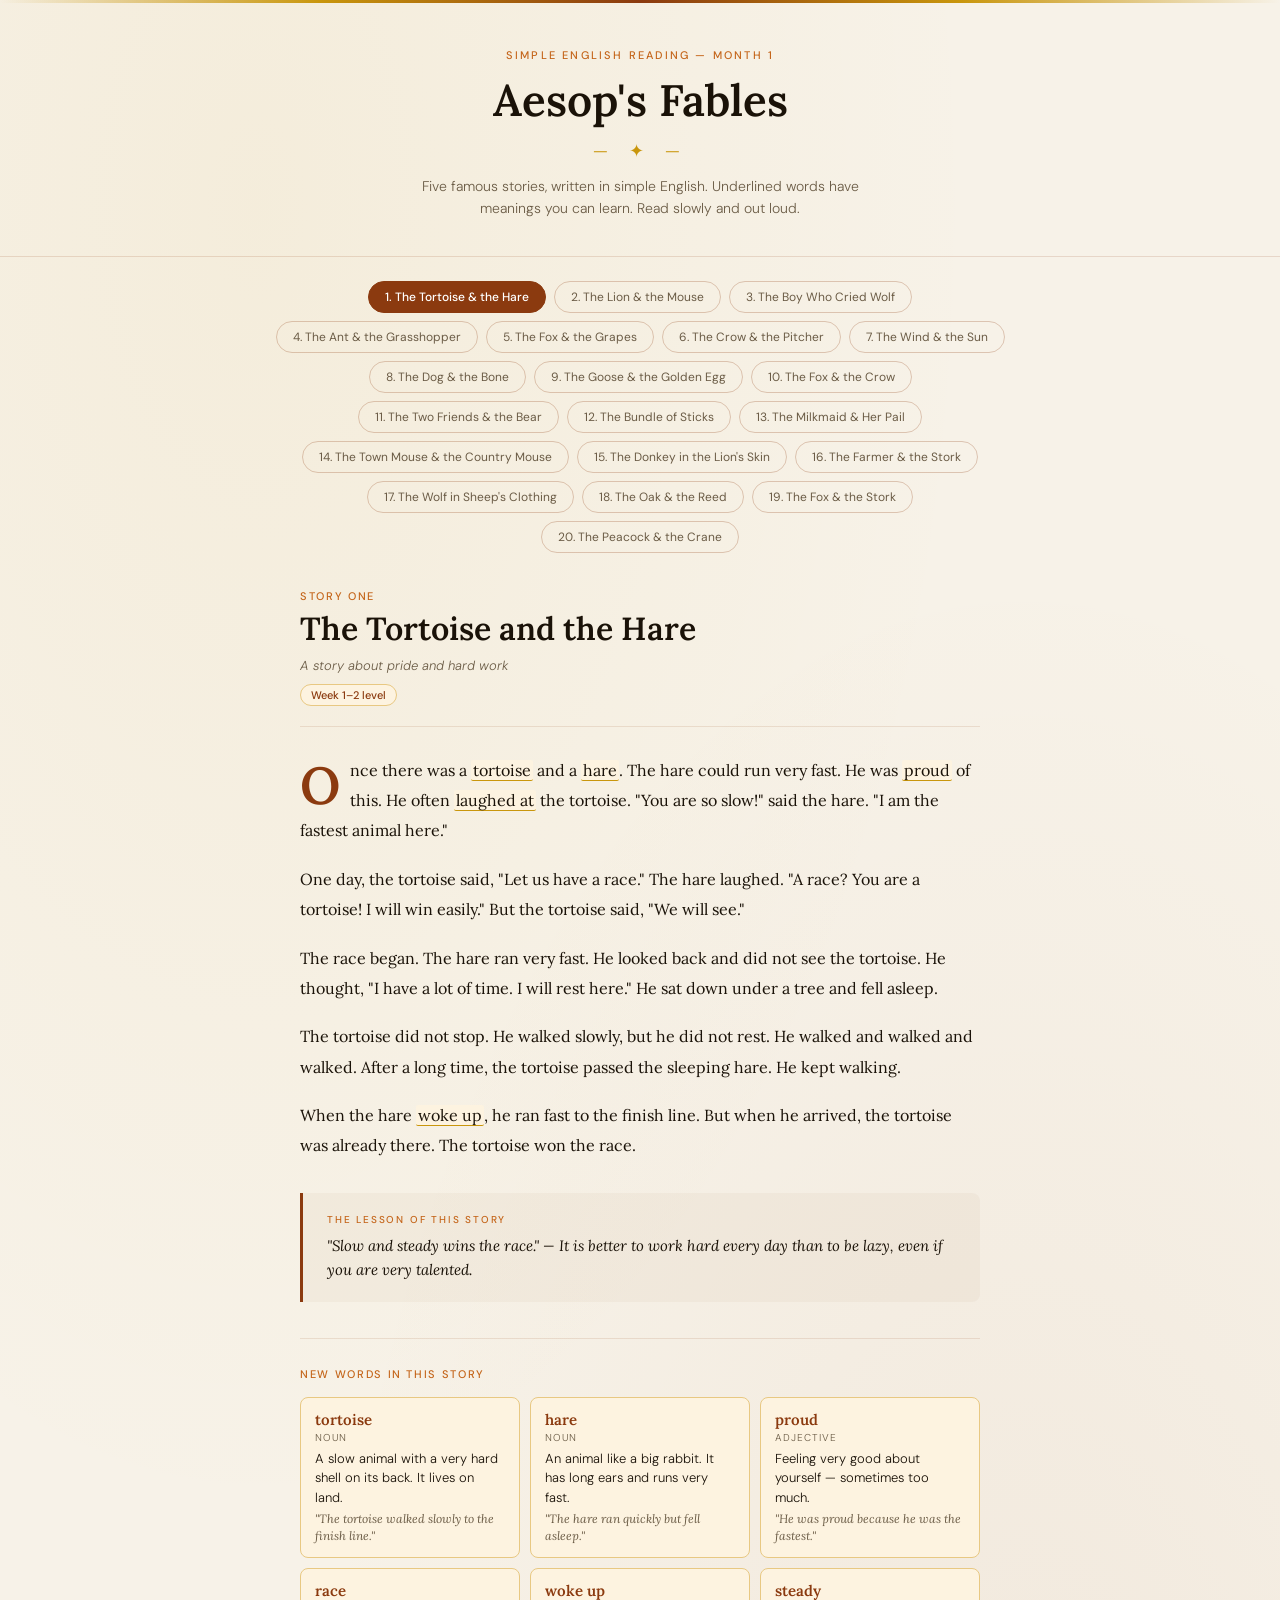
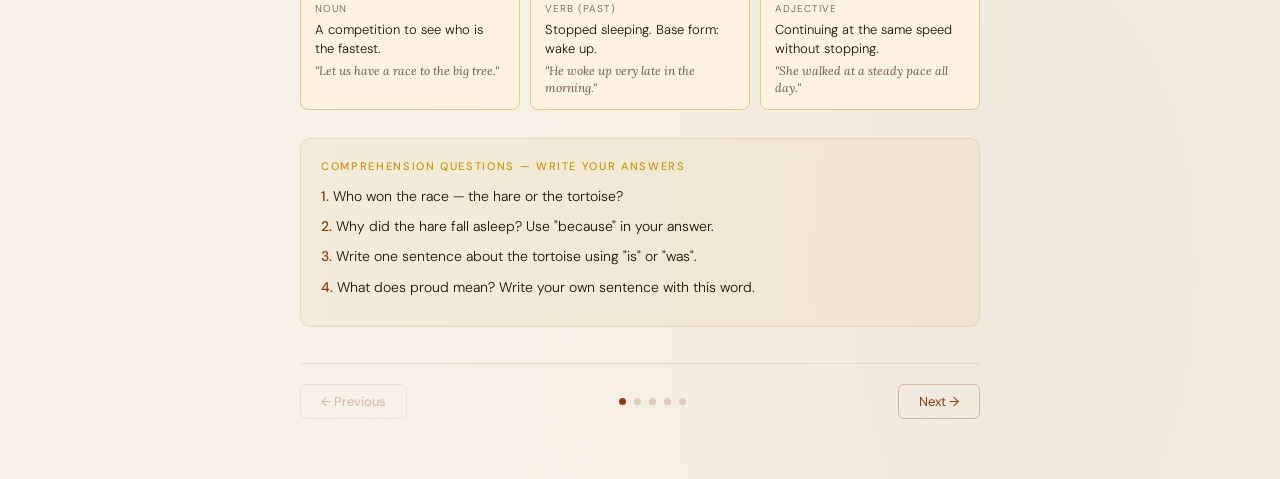
<file: aesop_fables.html>
<!DOCTYPE html>
<html lang="en">
<head>
<meta charset="UTF-8">
<meta name="viewport" content="width=device-width, initial-scale=1.0">
<link rel="stylesheet" href="styleaesop.css">
<title>Aesop's Fables — Simple English Reader</title>
<link href="https://fonts.googleapis.com/css2?family=Lora:ital,wght@0,400;0,600;1,400&family=DM+Sans:wght@300;400;500&display=swap" rel="stylesheet">

</head>
<body>

<h2 class="sr-only">Five Aesop fables rewritten in simple English for beginner learners, with vocabulary definitions and comprehension questions</h2>

<div id="tooltip" class="tooltip"></div>

<header>
  <div class="header-eyebrow">Simple English Reading — Month 1</div>
  <h1>Aesop's Fables</h1>
  <div class="ornament">— ✦ —</div>
  <p class="header-sub">Five famous stories, written in simple English. Underlined words have meanings you can learn. Read slowly and out loud.</p>
</header>

<div class="story-nav">
  <button class="nav-btn active" onclick="goTo(0)">1. The Tortoise &amp; the Hare</button>
  <button class="nav-btn" onclick="goTo(1)">2. The Lion &amp; the Mouse</button>
  <button class="nav-btn" onclick="goTo(2)">3. The Boy Who Cried Wolf</button>
  <button class="nav-btn" onclick="goTo(3)">4. The Ant &amp; the Grasshopper</button>
  <button class="nav-btn" onclick="goTo(4)">5. The Fox &amp; the Grapes</button>
  <button class="nav-btn" onclick="goTo(5)">6. The Crow &amp; the Pitcher</button>
  <button class="nav-btn" onclick="goTo(6)">7. The Wind &amp; the Sun</button>
  <button class="nav-btn" onclick="goTo(7)">8. The Dog &amp; the Bone</button>
  <button class="nav-btn" onclick="goTo(8)">9. The Goose &amp; the Golden Egg</button>
  <button class="nav-btn" onclick="goTo(9)">10. The Fox &amp; the Crow</button>
  <button class="nav-btn" onclick="goTo(10)">11. The Two Friends &amp; the Bear</button>
  <button class="nav-btn" onclick="goTo(11)">12. The Bundle of Sticks</button>
  <button class="nav-btn" onclick="goTo(12)">13. The Milkmaid &amp; Her Pail</button>
  <button class="nav-btn" onclick="goTo(13)">14. The Town Mouse &amp; the Country Mouse</button>
  <button class="nav-btn" onclick="goTo(14)">15. The Donkey in the Lion's Skin</button>
  <button class="nav-btn" onclick="goTo(15)">16. The Farmer &amp; the Stork</button>
  <button class="nav-btn" onclick="goTo(16)">17. The Wolf in Sheep's Clothing</button>
  <button class="nav-btn" onclick="goTo(17)">18. The Oak &amp; the Reed</button>
  <button class="nav-btn" onclick="goTo(18)">19. The Fox &amp; the Stork</button>
  <button class="nav-btn" onclick="goTo(19)">20. The Peacock &amp; the Crane</button>
</div>

<!--Stories-->
<div class="stories-wrap">

<!-- STORY 1 -->
<div class="story active" id="s0">
  <div class="story-header">
    <div class="story-num">Story One</div>
    <div class="story-title">The Tortoise and the Hare</div>
    <div class="story-tagline">A story about pride and hard work</div>
    <span class="level-badge">Week 1–2 level</span>
  </div>

  <div class="story-body">
    <p>Once there was a <span class="vocab-word" data-def="a slow animal with a hard shell on its back">tortoise</span> and a <span class="vocab-word" data-def="an animal like a big rabbit, very fast">hare</span>. The hare could run very fast. He was <span class="vocab-word" data-def="too proud of yourself; thinking you are better than others">proud</span> of this. He often <span class="vocab-word" data-def="made fun of someone; said unkind things">laughed at</span> the tortoise. "You are so slow!" said the hare. "I am the fastest animal here."</p>

    <p>One day, the tortoise said, "Let us have a race." The hare laughed. "A race? You are a tortoise! I will win easily." But the tortoise said, "We will see."</p>

    <p>The race began. The hare ran very fast. He looked back and did not see the tortoise. He thought, "I have a lot of time. I will rest here." He sat down under a tree and fell asleep.</p>

    <p>The tortoise did not stop. He walked slowly, but he did not rest. He walked and walked and walked. After a long time, the tortoise passed the sleeping hare. He kept walking.</p>

    <p>When the hare <span class="vocab-word" data-def="woke up after sleeping">woke up</span>, he ran fast to the finish line. But when he arrived, the tortoise was already there. The tortoise won the race.</p>
  </div>

  <div class="moral-box">
    <div class="moral-label">The lesson of this story</div>
    <div class="moral-text">"Slow and steady wins the race." — It is better to work hard every day than to be lazy, even if you are very talented.</div>
  </div>

  <div class="vocab-section">
    <div class="vocab-heading">New words in this story</div>
    <div class="vocab-grid">
      <div class="vocab-card">
        <div class="vocab-card-word">tortoise</div>
        <div class="vocab-card-type">noun</div>
        <div class="vocab-card-def">A slow animal with a very hard shell on its back. It lives on land.</div>
        <div class="vocab-card-example">"The tortoise walked slowly to the finish line."</div>
      </div>
      <div class="vocab-card">
        <div class="vocab-card-word">hare</div>
        <div class="vocab-card-type">noun</div>
        <div class="vocab-card-def">An animal like a big rabbit. It has long ears and runs very fast.</div>
        <div class="vocab-card-example">"The hare ran quickly but fell asleep."</div>
      </div>
      <div class="vocab-card">
        <div class="vocab-card-word">proud</div>
        <div class="vocab-card-type">adjective</div>
        <div class="vocab-card-def">Feeling very good about yourself — sometimes too much.</div>
        <div class="vocab-card-example">"He was proud because he was the fastest."</div>
      </div>
      <div class="vocab-card">
        <div class="vocab-card-word">race</div>
        <div class="vocab-card-type">noun</div>
        <div class="vocab-card-def">A competition to see who is the fastest.</div>
        <div class="vocab-card-example">"Let us have a race to the big tree."</div>
      </div>
      <div class="vocab-card">
        <div class="vocab-card-word">woke up</div>
        <div class="vocab-card-type">verb (past)</div>
        <div class="vocab-card-def">Stopped sleeping. Base form: wake up.</div>
        <div class="vocab-card-example">"He woke up very late in the morning."</div>
      </div>
      <div class="vocab-card">
        <div class="vocab-card-word">steady</div>
        <div class="vocab-card-type">adjective</div>
        <div class="vocab-card-def">Continuing at the same speed without stopping.</div>
        <div class="vocab-card-example">"She walked at a steady pace all day."</div>
      </div>
    </div>
  </div>

  <div class="practice-section">
    <div class="practice-heading">Comprehension questions — write your answers</div>
    <div class="practice-q"><span>1.</span> Who won the race — the hare or the tortoise?</div>
    <div class="practice-q"><span>2.</span> Why did the hare fall asleep? Use "because" in your answer.</div>
    <div class="practice-q"><span>3.</span> Write one sentence about the tortoise using "is" or "was".</div>
    <div class="practice-q"><span>4.</span> What does proud mean? Write your own sentence with this word.</div>
  </div>

  <div class="story-nav-bottom">
    <button class="nav-arrow" disabled>← Previous</button>
    <div class="progress-dots">
      <div class="dot active" onclick="goTo(0)"></div>
      <div class="dot" onclick="goTo(1)"></div>
      <div class="dot" onclick="goTo(2)"></div>
      <div class="dot" onclick="goTo(3)"></div>
      <div class="dot" onclick="goTo(4)"></div>
    </div>
    <button class="nav-arrow" onclick="goTo(1)">Next →</button>
  </div>
</div>

<!-- STORY 2 -->
<div class="story" id="s1">
  <div class="story-header">
    <div class="story-num">Story Two</div>
    <div class="story-title">The Lion and the Mouse</div>
    <div class="story-tagline">A story about kindness and helping each other</div>
    <span class="level-badge">Week 1–2 level</span>
  </div>

  <div class="story-body">
    <p>One day, a big lion was sleeping under a tree. A small mouse was running and playing. The mouse did not see the lion. He ran over the lion's face. The lion woke up. He was very angry. He caught the mouse in his big paw.</p>

    <p>"I will eat you!" said the lion. The mouse was very scared. "Please do not eat me," said the mouse. "I am very small. I am not a good meal for you. Please <span class="vocab-word" data-def="to let someone go free; to not keep them">let me go</span>. One day, I will help you." The lion laughed. "You? Help me? You are a small mouse. I am a great lion." But the lion was kind. He let the mouse go.</p>

    <p>Some days later, the lion was walking in the forest. He stepped into a <span class="vocab-word" data-def="a tool that hunters use to catch animals — made of rope or wire">trap</span>. A net fell on him. He could not move. He <span class="vocab-word" data-def="made a loud, powerful sound like a lion">roared</span> very loudly. He was angry and scared.</p>

    <p>The mouse heard the lion. He ran to the lion quickly. "I will help you," said the mouse. The mouse used his small sharp teeth. He bit the ropes of the net. He bit and bit until the ropes broke. The lion was free.</p>

    <p>"Thank you, little mouse," said the lion. "You were right. You did help me." The mouse smiled. "Even a small friend can be a good friend," he said.</p>
  </div>

  <div class="moral-box">
    <div class="moral-label">The lesson of this story</div>
    <div class="moral-text">"A small kindness can come back to help you." — Do not think someone is too small or too weak to help you. Everyone can help.</div>
  </div>

  <div class="vocab-section">
    <div class="vocab-heading">New words in this story</div>
    <div class="vocab-grid">
      <div class="vocab-card">
        <div class="vocab-card-word">angry</div>
        <div class="vocab-card-type">adjective</div>
        <div class="vocab-card-def">Very unhappy and upset about something. Feeling strong emotion.</div>
        <div class="vocab-card-example">"The lion was angry when the mouse woke him up."</div>
      </div>
      <div class="vocab-card">
        <div class="vocab-card-word">scared</div>
        <div class="vocab-card-type">adjective</div>
        <div class="vocab-card-def">Feeling afraid. Something makes you feel fear.</div>
        <div class="vocab-card-example">"The mouse was very scared of the big lion."</div>
      </div>
      <div class="vocab-card">
        <div class="vocab-card-word">trap</div>
        <div class="vocab-card-type">noun</div>
        <div class="vocab-card-def">A device used to catch an animal. The animal cannot get out.</div>
        <div class="vocab-card-example">"The lion stepped into a trap in the forest."</div>
      </div>
      <div class="vocab-card">
        <div class="vocab-card-word">roared</div>
        <div class="vocab-card-type">verb (past)</div>
        <div class="vocab-card-def">Made a very loud, deep sound. Lions and tigers roar. Base form: roar.</div>
        <div class="vocab-card-example">"The lion roared because he was trapped."</div>
      </div>
      <div class="vocab-card">
        <div class="vocab-card-word">sharp</div>
        <div class="vocab-card-type">adjective</div>
        <div class="vocab-card-def">Having a very thin edge that can cut things easily. A knife is sharp.</div>
        <div class="vocab-card-example">"The mouse had small but very sharp teeth."</div>
      </div>
      <div class="vocab-card">
        <div class="vocab-card-word">kindness</div>
        <div class="vocab-card-type">noun</div>
        <div class="vocab-card-def">The act of being friendly and helpful to other people or animals.</div>
        <div class="vocab-card-example">"The lion showed kindness when he let the mouse go."</div>
      </div>
    </div>
  </div>

  <div class="practice-section">
    <div class="practice-heading">Comprehension questions — write your answers</div>
    <div class="practice-q"><span>1.</span> Why was the lion angry at the start of the story?</div>
    <div class="practice-q"><span>2.</span> What did the mouse do to help the lion? Write two sentences.</div>
    <div class="practice-q"><span>3.</span> Write a sentence using the word "scared".</div>
    <div class="practice-q"><span>4.</span> Do you think the lion was right to let the mouse go? Write "Yes, because..." or "No, because..."</div>
  </div>

  <div class="story-nav-bottom">
    <button class="nav-arrow" onclick="goTo(0)">← Previous</button>
    <div class="progress-dots">
      <div class="dot" onclick="goTo(0)"></div>
      <div class="dot active" onclick="goTo(1)"></div>
      <div class="dot" onclick="goTo(2)"></div>
      <div class="dot" onclick="goTo(3)"></div>
      <div class="dot" onclick="goTo(4)"></div>
    </div>
    <button class="nav-arrow" onclick="goTo(2)">Next →</button>
  </div>
</div>

<!-- STORY 3 -->
<div class="story" id="s2">
  <div class="story-header">
    <div class="story-num">Story Three</div>
    <div class="story-title">The Boy Who Cried Wolf</div>
    <div class="story-tagline">A story about telling the truth</div>
    <span class="level-badge">Week 2–3 level</span>
  </div>

  <div class="story-body">
    <p>There was a young boy. His job was to watch the sheep on a hill near his village. Every day, he sat on the hill and watched the sheep eat grass. It was a quiet and boring job.</p>

    <p>One day, the boy was <span class="vocab-word" data-def="feeling tired and unhappy because nothing interesting is happening">bored</span>. He had an idea. "I will play a trick," he thought. He ran to the village and shouted, "Wolf! Wolf! A wolf is eating the sheep!" The people of the village ran up the hill with sticks. But there was no wolf. The boy laughed. The people were very angry. They went back to the village.</p>

    <p>The next week, the boy did the same thing again. "Wolf! Wolf!" he shouted. Again, the people ran up the hill. Again, there was no wolf. The boy laughed again. The people were angrier this time. "Do not <span class="vocab-word" data-def="to say something that is not true">lie</span> to us," they said.</p>

    <p>Then, one day, a real wolf came. The wolf was big and <span class="vocab-word" data-def="dangerous and ready to attack; very fierce">fierce</span>. It ran at the sheep. The boy was very scared. He ran to the village and shouted, "Wolf! Wolf! Please help me! A real wolf is here!"</p>

    <p>But the people heard him and did not come. They thought he was lying again. The wolf ate many of the sheep. The boy sat on the hill alone and cried. Nobody came to help him.</p>
  </div>

  <div class="moral-box">
    <div class="moral-label">The lesson of this story</div>
    <div class="moral-text">"If you always lie, people will not believe you when you tell the truth." — Honesty is very important. When you lie, you lose the trust of others.</div>
  </div>

  <div class="vocab-section">
    <div class="vocab-heading">New words in this story</div>
    <div class="vocab-grid">
      <div class="vocab-card">
        <div class="vocab-card-word">bored</div>
        <div class="vocab-card-type">adjective</div>
        <div class="vocab-card-def">Feeling unhappy because nothing interesting is happening. You have nothing to do.</div>
        <div class="vocab-card-example">"The boy was bored because the job was very quiet."</div>
      </div>
      <div class="vocab-card">
        <div class="vocab-card-word">trick</div>
        <div class="vocab-card-type">noun</div>
        <div class="vocab-card-def">Something you do to make another person believe something that is not true.</div>
        <div class="vocab-card-example">"He played a trick on the people of the village."</div>
      </div>
      <div class="vocab-card">
        <div class="vocab-card-word">lie</div>
        <div class="vocab-card-type">verb</div>
        <div class="vocab-card-def">To say something that you know is not true.</div>
        <div class="vocab-card-example">"Do not lie — always tell the truth."</div>
      </div>
      <div class="vocab-card">
        <div class="vocab-card-word">fierce</div>
        <div class="vocab-card-type">adjective</div>
        <div class="vocab-card-def">Very dangerous, strong, and ready to attack. Describes a violent animal.</div>
        <div class="vocab-card-example">"The fierce wolf ran at the sheep."</div>
      </div>
      <div class="vocab-card">
        <div class="vocab-card-word">trust</div>
        <div class="vocab-card-type">noun/verb</div>
        <div class="vocab-card-def">Believing that a person is honest and will not hurt you.</div>
        <div class="vocab-card-example">"The people lost their trust in the boy."</div>
      </div>
      <div class="vocab-card">
        <div class="vocab-card-word">honesty</div>
        <div class="vocab-card-type">noun</div>
        <div class="vocab-card-def">The quality of always telling the truth and not lying.</div>
        <div class="vocab-card-example">"Honesty is one of the most important things in life."</div>
      </div>
    </div>
  </div>

  <div class="practice-section">
    <div class="practice-heading">Comprehension questions — write your answers</div>
    <div class="practice-q"><span>1.</span> Why did the boy shout "Wolf!" the first time?</div>
    <div class="practice-q"><span>2.</span> Why did the people not help the boy when the real wolf came?</div>
    <div class="practice-q"><span>3.</span> Write a sentence with the word "bored". Use present simple.</div>
    <div class="practice-q"><span>4.</span> Have you ever heard a story like this in your language? How is it the same? How is it different?</div>
  </div>

  <div class="story-nav-bottom">
    <button class="nav-arrow" onclick="goTo(1)">← Previous</button>
    <div class="progress-dots">
      <div class="dot" onclick="goTo(0)"></div>
      <div class="dot" onclick="goTo(1)"></div>
      <div class="dot active" onclick="goTo(2)"></div>
      <div class="dot" onclick="goTo(3)"></div>
      <div class="dot" onclick="goTo(4)"></div>
    </div>
    <button class="nav-arrow" onclick="goTo(3)">Next →</button>
  </div>
</div>

<!-- STORY 4 -->
<div class="story" id="s3">
  <div class="story-header">
    <div class="story-num">Story Four</div>
    <div class="story-title">The Ant and the Grasshopper</div>
    <div class="story-tagline">A story about planning and hard work</div>
    <span class="level-badge">Week 3–4 level</span>
  </div>

  <div class="story-body">
    <p>It was summer. The sun was hot and the days were long. An ant was working very hard. Every day, she carried food to her home under the ground. She worked all morning and all afternoon. She was <span class="vocab-word" data-def="getting ready for something that will happen in the future">preparing</span> for winter.</p>

    <p>A <span class="vocab-word" data-def="a jumping insect that makes a singing sound; similar to a cricket">grasshopper</span> saw the ant. He was sitting on a leaf and singing. "Ant, why do you work so hard?" said the grasshopper. "It is summer! The sun is warm. Come and sing with me." The ant said, "I am working because winter is coming. I need food for the cold days." The grasshopper laughed. "Winter is far away. Do not worry. Come and play!"</p>

    <p>The ant did not stop working. She carried food every day, all summer long. The grasshopper sang and played and ate. He did not work. He did not save any food.</p>

    <p>Then winter came. The weather was cold and there was no food outside. The grasshopper was very hungry. He went to the ant's home and knocked on the door. "Please," he said. "I am very hungry and cold. I have no food. Can you help me?" The ant looked at the grasshopper. "I worked all summer," she said. "I told you to <span class="vocab-word" data-def="to keep something for later use">save</span> food. You did not listen. You only played." Then she closed the door.</p>

    <p>The grasshopper stood alone in the cold and thought about his mistake.</p>
  </div>

  <div class="moral-box">
    <div class="moral-label">The lesson of this story</div>
    <div class="moral-text">"Work hard today so you are ready for tomorrow." — It is important to plan and prepare. Do not only enjoy the good times and forget about difficulties that may come.</div>
  </div>

  <div class="vocab-section">
    <div class="vocab-heading">New words in this story</div>
    <div class="vocab-grid">
      <div class="vocab-card">
        <div class="vocab-card-word">preparing</div>
        <div class="vocab-card-type">verb</div>
        <div class="vocab-card-def">Getting ready for something that will happen in the future. Base form: prepare.</div>
        <div class="vocab-card-example">"She was preparing dinner for the family."</div>
      </div>
      <div class="vocab-card">
        <div class="vocab-card-word">grasshopper</div>
        <div class="vocab-card-type">noun</div>
        <div class="vocab-card-def">A green jumping insect. It makes a sound like singing. It lives in grass.</div>
        <div class="vocab-card-example">"The grasshopper sat on a leaf and sang all day."</div>
      </div>
      <div class="vocab-card">
        <div class="vocab-card-word">save</div>
        <div class="vocab-card-type">verb</div>
        <div class="vocab-card-def">To keep something so you can use it later. To not use it all now.</div>
        <div class="vocab-card-example">"I save money every month for the future."</div>
      </div>
      <div class="vocab-card">
        <div class="vocab-card-word">lazy</div>
        <div class="vocab-card-type">adjective</div>
        <div class="vocab-card-def">Not wanting to work or do things. Preferring to rest all the time.</div>
        <div class="vocab-card-example">"The grasshopper was lazy and did not save food."</div>
      </div>
      <div class="vocab-card">
        <div class="vocab-card-word">mistake</div>
        <div class="vocab-card-type">noun</div>
        <div class="vocab-card-def">Something you do that is wrong or not good. An error.</div>
        <div class="vocab-card-example">"Not saving food was a big mistake."</div>
      </div>
      <div class="vocab-card">
        <div class="vocab-card-word">hunger / hungry</div>
        <div class="vocab-card-type">noun / adjective</div>
        <div class="vocab-card-def">The feeling when you need food and have not eaten. "Hungry" = the adjective.</div>
        <div class="vocab-card-example">"I am hungry — I did not eat breakfast."</div>
      </div>
    </div>
  </div>

  <div class="practice-section">
    <div class="practice-heading">Comprehension questions — write your answers</div>
    <div class="practice-q"><span>1.</span> What did the ant do all summer? Write two sentences using present simple.</div>
    <div class="practice-q"><span>2.</span> Why was the grasshopper hungry in winter?</div>
    <div class="practice-q"><span>3.</span> Write a sentence: "The grasshopper did not _____ food."</div>
    <div class="practice-q"><span>4.</span> Do you think the ant was right to close the door? Write "I think..." in your answer.</div>
  </div>

  <div class="story-nav-bottom">
    <button class="nav-arrow" onclick="goTo(2)">← Previous</button>
    <div class="progress-dots">
      <div class="dot" onclick="goTo(0)"></div>
      <div class="dot" onclick="goTo(1)"></div>
      <div class="dot" onclick="goTo(2)"></div>
      <div class="dot active" onclick="goTo(3)"></div>
      <div class="dot" onclick="goTo(4)"></div>
    </div>
    <button class="nav-arrow" onclick="goTo(4)">Next →</button>
  </div>
</div>

<!-- STORY 5 -->
<div class="story" id="s4">
  <div class="story-header">
    <div class="story-num">Story Five</div>
    <div class="story-title">The Fox and the Grapes</div>
    <div class="story-tagline">A story about accepting the truth</div>
    <span class="level-badge">Week 3–4 level</span>
  </div>

  <div class="story-body">
    <p>One hot afternoon, a fox was walking through a forest. He was very hungry. He looked everywhere for food but he could not find anything to eat. Then he saw something. High up on a tree, there was a big bunch of <span class="vocab-word" data-def="small round fruits that grow in groups; used to make wine">grapes</span>. They were dark purple and they looked sweet and delicious.</p>

    <p>"Those grapes look wonderful," said the fox. "I will eat them." He jumped up to reach the grapes. But the grapes were too high. He could not reach them. He tried again. He jumped as high as he could. He still could not reach the grapes. He tried again and again, many times. Each time, he failed.</p>

    <p>The fox was tired. He was hot. He sat down on the ground and looked up at the grapes. He could not get them. He would never get them. He felt <span class="vocab-word" data-def="embarrassed or unhappy because you failed at something">ashamed</span>.</p>

    <p>Then the fox stood up. He put his nose in the air. He looked at the grapes one more time. "Those grapes are probably <span class="vocab-word" data-def="having a very sharp, unpleasant taste; not sweet — like a lemon">sour</span> anyway," he said. "I do not want them. They are not good grapes." He walked away with his head held high.</p>

    <p>But really, the fox did want the grapes. And he did not know if they were sour or sweet. He only said they were sour because he could not have them.</p>
  </div>

  <div class="moral-box">
    <div class="moral-label">The lesson of this story</div>
    <div class="moral-text">"It is easy to say you do not want something when you cannot have it." — When we fail to get something, we sometimes say we did not want it anyway. But this is not honest — it is just a way to hide our disappointment.</div>
  </div>

  <div class="vocab-section">
    <div class="vocab-heading">New words in this story</div>
    <div class="vocab-grid">
      <div class="vocab-card">
        <div class="vocab-card-word">grapes</div>
        <div class="vocab-card-type">noun (plural)</div>
        <div class="vocab-card-def">Small, round, juicy fruit that grow in a bunch. They can be green or purple.</div>
        <div class="vocab-card-example">"She bought a bunch of grapes from the market."</div>
      </div>
      <div class="vocab-card">
        <div class="vocab-card-word">reach</div>
        <div class="vocab-card-type">verb</div>
        <div class="vocab-card-def">To stretch out your arm or body to touch or get something.</div>
        <div class="vocab-card-example">"I cannot reach the top shelf — it is too high."</div>
      </div>
      <div class="vocab-card">
        <div class="vocab-card-word">sour</div>
        <div class="vocab-card-type">adjective</div>
        <div class="vocab-card-def">A sharp, unpleasant taste. Not sweet. Like a lemon or unripe fruit.</div>
        <div class="vocab-card-example">"This orange is very sour — it is not sweet."</div>
      </div>
      <div class="vocab-card">
        <div class="vocab-card-word">ashamed</div>
        <div class="vocab-card-type">adjective</div>
        <div class="vocab-card-def">Feeling embarrassed and bad because you did something wrong or you failed.</div>
        <div class="vocab-card-example">"He was ashamed because he could not reach the grapes."</div>
      </div>
      <div class="vocab-card">
        <div class="vocab-card-word">delicious</div>
        <div class="vocab-card-type">adjective</div>
        <div class="vocab-card-def">Tasting very good. Very enjoyable to eat or drink.</div>
        <div class="vocab-card-example">"The food at that restaurant is delicious."</div>
      </div>
      <div class="vocab-card">
        <div class="vocab-card-word">disappointment</div>
        <div class="vocab-card-type">noun</div>
        <div class="vocab-card-def">The sad feeling you have when something you wanted does not happen.</div>
        <div class="vocab-card-example">"He felt great disappointment when he failed the exam."</div>
      </div>
    </div>
  </div>

  <div class="practice-section">
    <div class="practice-heading">Comprehension questions — write your answers</div>
    <div class="practice-q"><span>1.</span> Why could the fox not get the grapes?</div>
    <div class="practice-q"><span>2.</span> What did the fox say about the grapes? Why did he say this?</div>
    <div class="practice-q"><span>3.</span> Write one sentence using the word "delicious".</div>
    <div class="practice-q"><span>4.</span> Have you ever said something was bad because you could not have it? Write 2 sentences about it.</div>
  </div>

  <div class="story-nav-bottom">
    <button class="nav-arrow" onclick="goTo(3)">← Previous</button>
    <div class="progress-dots">
      <div class="dot" onclick="goTo(0)"></div>
      <div class="dot" onclick="goTo(1)"></div>
      <div class="dot" onclick="goTo(2)"></div>
      <div class="dot" onclick="goTo(3)"></div>
      <div class="dot active" onclick="goTo(4)"></div>
    </div>
    <button class="nav-arrow" disabled>Next →</button>
  </div>
</div>

<!-- STORY 6 -->
<div class="story" id="s5">
  <div class="story-header">
    <div class="story-num">Story Six</div>
    <div class="story-title">The Crow and the Pitcher</div>
    <div class="story-tagline">A story about using your mind to solve problems</div>
    <span class="level-badge">Week 2–3 level</span>
  </div>
  <div class="story-body">
    <p>It was a very hot summer day. A crow was flying over the land. She was very <span class="vocab-word" data-def="feeling that you need to drink water or liquid">thirsty</span>. She looked and looked for water. Then she saw a <span class="vocab-word" data-def="a tall container used to hold water or liquid, with a narrow opening at the top">pitcher</span> on the ground. She flew down and looked inside. There was water at the bottom. But the pitcher was tall and the water was very low. The crow put her beak inside. She could not reach the water. Her beak was too short.</p>
    <p>The crow did not give up. She sat and thought. Then she had an idea. She looked around and saw many small stones. She picked up a stone in her beak and dropped it into the pitcher. Then she picked up another stone and dropped it in. She did this many times.</p>
    <p>Slowly, the water began to rise. Each stone pushed the water a little higher. The crow kept dropping stones. She worked <span class="vocab-word" data-def="waiting calmly without getting angry or upset; continuing slowly without stopping">patiently</span> and did not stop. After a long time, the water was high enough. The crow put her beak in and drank the cool water. She was very happy.</p>
  </div>
  <div class="moral-box">
    <div class="moral-label">The lesson of this story</div>
    <div class="moral-text">"Think carefully and use what you have." — When you have a problem, do not give up. Look around and think. Patience and a good idea can solve many problems.</div>
  </div>
  <div class="vocab-section">
    <div class="vocab-heading">New words in this story</div>
    <div class="vocab-grid">
      <div class="vocab-card">
        <div class="vocab-card-word">pitcher</div>
        <div class="vocab-card-type">noun</div>
        <div class="vocab-card-def">A tall container for holding liquid. It has a handle and a narrow top opening.</div>
        <div class="vocab-card-example">"She filled the pitcher with cold water."</div>
      </div>
      <div class="vocab-card">
        <div class="vocab-card-word">thirsty</div>
        <div class="vocab-card-type">adjective</div>
        <div class="vocab-card-def">Feeling that you need to drink water or liquid.</div>
        <div class="vocab-card-example">"I am very thirsty — can I have some water please?"</div>
      </div>
      <div class="vocab-card">
        <div class="vocab-card-word">patiently</div>
        <div class="vocab-card-type">adverb</div>
        <div class="vocab-card-def">In a calm way, waiting without getting angry or giving up.</div>
        <div class="vocab-card-example">"She waited patiently for the bus to arrive."</div>
      </div>
      <div class="vocab-card">
        <div class="vocab-card-word">rise</div>
        <div class="vocab-card-type">verb</div>
        <div class="vocab-card-def">To go up. To move from a lower place to a higher place.</div>
        <div class="vocab-card-example">"The water began to rise after the heavy rain."</div>
      </div>
      <div class="vocab-card">
        <div class="vocab-card-word">give up</div>
        <div class="vocab-card-type">phrasal verb</div>
        <div class="vocab-card-def">To stop trying because something is too hard.</div>
        <div class="vocab-card-example">"Do not give up — keep trying and you will succeed."</div>
      </div>
      <div class="vocab-card">
        <div class="vocab-card-word">beak</div>
        <div class="vocab-card-type">noun</div>
        <div class="vocab-card-def">The hard, pointed mouth of a bird. Birds use their beak to eat and drink.</div>
        <div class="vocab-card-example">"The crow used her beak to pick up the stone."</div>
      </div>
    </div>
  </div>
  <div class="practice-section">
    <div class="practice-heading">Comprehension questions — write your answers</div>
    <div class="practice-q"><span>1.</span> Why could the crow not drink the water at first?</div>
    <div class="practice-q"><span>2.</span> What was the crow's idea? Write two sentences.</div>
    <div class="practice-q"><span>3.</span> Write a sentence using "give up". Use "do not" in your sentence.</div>
    <div class="practice-q"><span>4.</span> Have you ever solved a problem with a good idea? Write 2 sentences about it.</div>
  </div>
  <div class="story-nav-bottom">
    <button class="nav-arrow" onclick="goTo(4)">← Previous</button>
    <div class="progress-dots">
      <div class="dot" onclick="goTo(0)"></div><div class="dot" onclick="goTo(1)"></div><div class="dot" onclick="goTo(2)"></div><div class="dot" onclick="goTo(3)"></div><div class="dot" onclick="goTo(4)"></div>
      <div class="dot active" onclick="goTo(5)"></div><div class="dot" onclick="goTo(6)"></div><div class="dot" onclick="goTo(7)"></div><div class="dot" onclick="goTo(8)"></div><div class="dot" onclick="goTo(9)"></div>
      <div class="dot" onclick="goTo(10)"></div><div class="dot" onclick="goTo(11)"></div><div class="dot" onclick="goTo(12)"></div><div class="dot" onclick="goTo(13)"></div><div class="dot" onclick="goTo(14)"></div>
      <div class="dot" onclick="goTo(15)"></div><div class="dot" onclick="goTo(16)"></div><div class="dot" onclick="goTo(17)"></div><div class="dot" onclick="goTo(18)"></div><div class="dot" onclick="goTo(19)"></div>
    </div>
    <button class="nav-arrow" onclick="goTo(6)">Next →</button>
  </div>
</div>

<!-- STORY 7 -->
<div class="story" id="s6">
  <div class="story-header">
    <div class="story-num">Story Seven</div>
    <div class="story-title">The Wind and the Sun</div>
    <div class="story-tagline">A story about gentleness being stronger than force</div>
    <span class="level-badge">Week 2–3 level</span>
  </div>
  <div class="story-body">
    <p>One day, the Wind and the Sun had an <span class="vocab-word" data-def="a disagreement; when two people or things do not agree about something">argument</span>. "I am stronger than you," said the Wind. "No," said the Sun. "I am stronger." They could not agree. Then they saw a man walking on a road. He was wearing a warm coat.</p>
    <p>"Let us have a <span class="vocab-word" data-def="a test between two people or things to see who is better">contest</span>," said the Sun. "The one who can make that man take off his coat is stronger." The Wind said yes. The Wind went first.</p>
    <p>The Wind blew hard. He blew and blew with all his strength. The wind was very cold and very strong. But the man held his coat tightly. The harder the Wind blew, the more the man held his coat. The Wind blew for a long time. But the man did not take off his coat. The Wind stopped. He could not do it.</p>
    <p>Now it was the Sun's turn. The Sun shone <span class="vocab-word" data-def="in a gentle and soft way; not hard or strong">gently</span>. He was warm and friendly. Slowly, the man felt the warmth. The man began to feel hot. He opened his coat a little. The Sun shone more. The man felt hotter. Then the man took off his coat and carried it in his hand. The Sun had won.</p>
  </div>
  <div class="moral-box">
    <div class="moral-label">The lesson of this story</div>
    <div class="moral-text">"Gentleness and warmth are often stronger than force." — Forcing someone to do something does not always work. Being kind and gentle is often more powerful.</div>
  </div>
  <div class="vocab-section">
    <div class="vocab-heading">New words in this story</div>
    <div class="vocab-grid">
      <div class="vocab-card">
        <div class="vocab-card-word">argument</div>
        <div class="vocab-card-type">noun</div>
        <div class="vocab-card-def">A disagreement between two or more people. Each person thinks they are right.</div>
        <div class="vocab-card-example">"They had an argument about who was right."</div>
      </div>
      <div class="vocab-card">
        <div class="vocab-card-word">contest</div>
        <div class="vocab-card-type">noun</div>
        <div class="vocab-card-def">A competition or test to find out who is better or stronger.</div>
        <div class="vocab-card-example">"They had a contest to see who could run the fastest."</div>
      </div>
      <div class="vocab-card">
        <div class="vocab-card-word">gently</div>
        <div class="vocab-card-type">adverb</div>
        <div class="vocab-card-def">In a soft, calm, and kind way. Not rough or hard.</div>
        <div class="vocab-card-example">"She gently picked up the small bird."</div>
      </div>
      <div class="vocab-card">
        <div class="vocab-card-word">strength</div>
        <div class="vocab-card-type">noun</div>
        <div class="vocab-card-def">The power to do things physically. How strong something is.</div>
        <div class="vocab-card-example">"The wind used all its strength but could not win."</div>
      </div>
      <div class="vocab-card">
        <div class="vocab-card-word">tightly</div>
        <div class="vocab-card-type">adverb</div>
        <div class="vocab-card-def">Firmly and strongly. Holding something so it cannot move or fall.</div>
        <div class="vocab-card-example">"She held the rope tightly so she did not fall."</div>
      </div>
      <div class="vocab-card">
        <div class="vocab-card-word">force</div>
        <div class="vocab-card-type">noun/verb</div>
        <div class="vocab-card-def">Strong power used to make someone do something they do not want to do.</div>
        <div class="vocab-card-example">"You cannot force a person to be happy."</div>
      </div>
    </div>
  </div>
  <div class="practice-section">
    <div class="practice-heading">Comprehension questions — write your answers</div>
    <div class="practice-q"><span>1.</span> What was the argument between the Wind and the Sun about?</div>
    <div class="practice-q"><span>2.</span> Why did the man hold his coat tighter when the Wind blew?</div>
    <div class="practice-q"><span>3.</span> Write a sentence using the word "gently".</div>
    <div class="practice-q"><span>4.</span> Think of a time someone was kind to you. Write 2 sentences about it.</div>
  </div>
  <div class="story-nav-bottom">
    <button class="nav-arrow" onclick="goTo(5)">← Previous</button>
    <div class="progress-dots">
      <div class="dot" onclick="goTo(0)"></div><div class="dot" onclick="goTo(1)"></div><div class="dot" onclick="goTo(2)"></div><div class="dot" onclick="goTo(3)"></div><div class="dot" onclick="goTo(4)"></div>
      <div class="dot" onclick="goTo(5)"></div><div class="dot active" onclick="goTo(6)"></div><div class="dot" onclick="goTo(7)"></div><div class="dot" onclick="goTo(8)"></div><div class="dot" onclick="goTo(9)"></div>
      <div class="dot" onclick="goTo(10)"></div><div class="dot" onclick="goTo(11)"></div><div class="dot" onclick="goTo(12)"></div><div class="dot" onclick="goTo(13)"></div><div class="dot" onclick="goTo(14)"></div>
      <div class="dot" onclick="goTo(15)"></div><div class="dot" onclick="goTo(16)"></div><div class="dot" onclick="goTo(17)"></div><div class="dot" onclick="goTo(18)"></div><div class="dot" onclick="goTo(19)"></div>
    </div>
    <button class="nav-arrow" onclick="goTo(7)">Next →</button>
  </div>
</div>

<!-- STORY 8 -->
<div class="story" id="s7">
  <div class="story-header">
    <div class="story-num">Story Eight</div>
    <div class="story-title">The Dog and the Bone</div>
    <div class="story-tagline">A story about being greedy and losing what you have</div>
    <span class="level-badge">Week 1–2 level</span>
  </div>
  <div class="story-body">
    <p>One day, a dog found a big bone. He was very happy. He picked it up in his mouth and walked home. On the way home, he crossed a small bridge over a river. He looked down into the water. In the water, he saw another dog. That dog also had a big bone in his mouth.</p>
    <p>"That dog has a bone too!" thought our dog. "I want that bone. Then I will have two bones." He was <span class="vocab-word" data-def="wanting more than you need; not happy with what you have">greedy</span>. He did not think carefully. He opened his mouth and barked loudly at the dog in the water. He wanted to scare that dog and take his bone.</p>
    <p>But when he opened his mouth to bark, his own bone fell into the river. It sank to the bottom. The dog looked in the water again. The other dog was gone too. There was no other dog. It was only his own <span class="vocab-word" data-def="an image of yourself that you see in water or a mirror">reflection</span> in the water.</p>
    <p>Now the dog had no bone at all. He sat on the bridge and felt very sad. He had been greedy, and he had lost everything.</p>
  </div>
  <div class="moral-box">
    <div class="moral-label">The lesson of this story</div>
    <div class="moral-text">"If you are greedy and want too much, you may lose what you already have." — Be happy with what you have. Wanting more than you need can leave you with nothing.</div>
  </div>
  <div class="vocab-section">
    <div class="vocab-heading">New words in this story</div>
    <div class="vocab-grid">
      <div class="vocab-card">
        <div class="vocab-card-word">greedy</div>
        <div class="vocab-card-type">adjective</div>
        <div class="vocab-card-def">Wanting more than you need. Not happy with what you already have.</div>
        <div class="vocab-card-example">"He was greedy and wanted all the food for himself."</div>
      </div>
      <div class="vocab-card">
        <div class="vocab-card-word">reflection</div>
        <div class="vocab-card-type">noun</div>
        <div class="vocab-card-def">The image you see of yourself in water or a mirror.</div>
        <div class="vocab-card-example">"She looked at her reflection in the river."</div>
      </div>
      <div class="vocab-card">
        <div class="vocab-card-word">bark</div>
        <div class="vocab-card-type">verb</div>
        <div class="vocab-card-def">The sound a dog makes. To make this sound.</div>
        <div class="vocab-card-example">"The dog began to bark at the stranger."</div>
      </div>
      <div class="vocab-card">
        <div class="vocab-card-word">sank</div>
        <div class="vocab-card-type">verb (past)</div>
        <div class="vocab-card-def">Went down to the bottom of water. Base form: sink.</div>
        <div class="vocab-card-example">"The stone sank to the bottom of the river."</div>
      </div>
      <div class="vocab-card">
        <div class="vocab-card-word">bridge</div>
        <div class="vocab-card-type">noun</div>
        <div class="vocab-card-def">A structure built over a river or road so people can cross it.</div>
        <div class="vocab-card-example">"We walked across the bridge to the other side."</div>
      </div>
      <div class="vocab-card">
        <div class="vocab-card-word">lost</div>
        <div class="vocab-card-type">verb (past)</div>
        <div class="vocab-card-def">No longer had something. It was gone. Base form: lose.</div>
        <div class="vocab-card-example">"He lost his bag on the way to school."</div>
      </div>
    </div>
  </div>
  <div class="practice-section">
    <div class="practice-heading">Comprehension questions — write your answers</div>
    <div class="practice-q"><span>1.</span> What did the dog see in the water? What was it really?</div>
    <div class="practice-q"><span>2.</span> Why did the dog lose his bone? Use "because" in your answer.</div>
    <div class="practice-q"><span>3.</span> Write a sentence with the word "greedy".</div>
    <div class="practice-q"><span>4.</span> Write 2 sentences about something you are happy to have in your life.</div>
  </div>
  <div class="story-nav-bottom">
    <button class="nav-arrow" onclick="goTo(6)">← Previous</button>
    <div class="progress-dots">
      <div class="dot" onclick="goTo(0)"></div><div class="dot" onclick="goTo(1)"></div><div class="dot" onclick="goTo(2)"></div><div class="dot" onclick="goTo(3)"></div><div class="dot" onclick="goTo(4)"></div>
      <div class="dot" onclick="goTo(5)"></div><div class="dot" onclick="goTo(6)"></div><div class="dot active" onclick="goTo(7)"></div><div class="dot" onclick="goTo(8)"></div><div class="dot" onclick="goTo(9)"></div>
      <div class="dot" onclick="goTo(10)"></div><div class="dot" onclick="goTo(11)"></div><div class="dot" onclick="goTo(12)"></div><div class="dot" onclick="goTo(13)"></div><div class="dot" onclick="goTo(14)"></div>
      <div class="dot" onclick="goTo(15)"></div><div class="dot" onclick="goTo(16)"></div><div class="dot" onclick="goTo(17)"></div><div class="dot" onclick="goTo(18)"></div><div class="dot" onclick="goTo(19)"></div>
    </div>
    <button class="nav-arrow" onclick="goTo(8)">Next →</button>
  </div>
</div>

<!-- STORY 9 -->
<div class="story" id="s8">
  <div class="story-header">
    <div class="story-num">Story Nine</div>
    <div class="story-title">The Goose and the Golden Egg</div>
    <div class="story-tagline">A story about greed destroying good things</div>
    <span class="level-badge">Week 2–3 level</span>
  </div>
  <div class="story-body">
    <p>Once there was a farmer and his wife. They had a goose. Every morning, the goose laid one egg. But this was not a normal egg. It was a golden egg. The farmer took the golden egg to the market and sold it. Every day he got one golden egg, and every day he sold it. He and his wife became <span class="vocab-word" data-def="having a lot of money and things; not poor">wealthy</span>.</p>
    <p>But after some time, the farmer was not happy. "One egg a day is too slow," he thought. "I want all the gold now. There must be many golden eggs inside the goose." His wife agreed. They were both very greedy.</p>
    <p>So one day, the farmer took a knife and cut open the goose. He looked inside. There were no golden eggs inside. The goose was the same as any other goose inside. He had killed the goose for nothing. Now the goose was dead. There were no more golden eggs. No more eggs at all.</p>
    <p>The farmer and his wife sat and cried. They had been <span class="vocab-word" data-def="not thinking carefully about what might happen; making dangerous decisions">foolish</span>. In trying to get everything at once, they had lost everything.</p>
  </div>
  <div class="moral-box">
    <div class="moral-label">The lesson of this story</div>
    <div class="moral-text">"Do not destroy a good thing by wanting too much too fast." — Be patient with good things in your life. If you are greedy and want everything now, you may end up with nothing.</div>
  </div>
  <div class="vocab-section">
    <div class="vocab-heading">New words in this story</div>
    <div class="vocab-grid">
      <div class="vocab-card">
        <div class="vocab-card-word">wealthy</div>
        <div class="vocab-card-type">adjective</div>
        <div class="vocab-card-def">Having a lot of money and valuable things. Rich.</div>
        <div class="vocab-card-example">"They became wealthy because of the golden eggs."</div>
      </div>
      <div class="vocab-card">
        <div class="vocab-card-word">laid</div>
        <div class="vocab-card-type">verb (past)</div>
        <div class="vocab-card-def">Produced an egg. Base form: lay. Used for birds and animals.</div>
        <div class="vocab-card-example">"The hen laid three eggs this morning."</div>
      </div>
      <div class="vocab-card">
        <div class="vocab-card-word">foolish</div>
        <div class="vocab-card-type">adjective</div>
        <div class="vocab-card-def">Not thinking carefully. Making bad decisions without thinking.</div>
        <div class="vocab-card-example">"It was foolish to spend all the money in one day."</div>
      </div>
      <div class="vocab-card">
        <div class="vocab-card-word">golden</div>
        <div class="vocab-card-type">adjective</div>
        <div class="vocab-card-def">Made of gold or the colour of gold. Very valuable.</div>
        <div class="vocab-card-example">"The golden egg was very valuable."</div>
      </div>
      <div class="vocab-card">
        <div class="vocab-card-word">patient</div>
        <div class="vocab-card-type">adjective</div>
        <div class="vocab-card-def">Able to wait calmly without getting angry or upset.</div>
        <div class="vocab-card-example">"Be patient — good things take time."</div>
      </div>
      <div class="vocab-card">
        <div class="vocab-card-word">destroy</div>
        <div class="vocab-card-type">verb</div>
        <div class="vocab-card-def">To damage something so badly that it is gone or broken completely.</div>
        <div class="vocab-card-example">"The fire destroyed the whole building."</div>
      </div>
    </div>
  </div>
  <div class="practice-section">
    <div class="practice-heading">Comprehension questions — write your answers</div>
    <div class="practice-q"><span>1.</span> What did the goose give the farmer every day?</div>
    <div class="practice-q"><span>2.</span> Why did the farmer kill the goose? Was this a good idea?</div>
    <div class="practice-q"><span>3.</span> Write a sentence using "foolish".</div>
    <div class="practice-q"><span>4.</span> Do you have something good in your life that you must take care of? Write 2 sentences.</div>
  </div>
  <div class="story-nav-bottom">
    <button class="nav-arrow" onclick="goTo(7)">← Previous</button>
    <div class="progress-dots">
      <div class="dot" onclick="goTo(0)"></div><div class="dot" onclick="goTo(1)"></div><div class="dot" onclick="goTo(2)"></div><div class="dot" onclick="goTo(3)"></div><div class="dot" onclick="goTo(4)"></div>
      <div class="dot" onclick="goTo(5)"></div><div class="dot" onclick="goTo(6)"></div><div class="dot" onclick="goTo(7)"></div><div class="dot active" onclick="goTo(8)"></div><div class="dot" onclick="goTo(9)"></div>
      <div class="dot" onclick="goTo(10)"></div><div class="dot" onclick="goTo(11)"></div><div class="dot" onclick="goTo(12)"></div><div class="dot" onclick="goTo(13)"></div><div class="dot" onclick="goTo(14)"></div>
      <div class="dot" onclick="goTo(15)"></div><div class="dot" onclick="goTo(16)"></div><div class="dot" onclick="goTo(17)"></div><div class="dot" onclick="goTo(18)"></div><div class="dot" onclick="goTo(19)"></div>
    </div>
    <button class="nav-arrow" onclick="goTo(9)">Next →</button>
  </div>
</div>

<!-- STORY 10 -->
<div class="story" id="s9">
  <div class="story-header">
    <div class="story-num">Story Ten</div>
    <div class="story-title">The Fox and the Crow</div>
    <div class="story-tagline">A story about flattery and not being fooled by kind words</div>
    <span class="level-badge">Week 3–4 level</span>
  </div>
  <div class="story-body">
    <p>One day, a crow found a big piece of cheese. She was very happy. She flew up to a branch of a tall tree and held the cheese in her beak. She was ready to eat it.</p>
    <p>A fox saw the crow from below. He wanted the cheese. He thought of a plan. He stood under the tree and looked up at the crow. "Good morning, beautiful crow!" said the fox. "You have such <span class="vocab-word" data-def="beautiful and impressive; more than ordinary">magnificent</span> black feathers. Your eyes are bright like stars. You are truly the most beautiful bird I have ever seen."</p>
    <p>The crow listened. She felt very happy. She liked these kind words very much. The fox continued. "I am sure that a bird as beautiful as you also has a wonderful voice. Can you sing for me? Please, just one song."</p>
    <p>The crow was very <span class="vocab-word" data-def="feeling very pleased and happy about something — sometimes too much">flattered</span>. She wanted to show the fox her beautiful voice. She opened her beak wide and began to sing — "Caw! Caw! Caw!" The cheese fell from her beak. It dropped to the ground. The fox jumped on it and ate it quickly. Then he looked up and said, "You have a voice, it is true. But you do not have wisdom." He walked away with a smile.</p>
  </div>
  <div class="moral-box">
    <div class="moral-label">The lesson of this story</div>
    <div class="moral-text">"Do not believe everything nice that people say about you." — When someone gives you many compliments, think carefully. They may want something from you.</div>
  </div>
  <div class="vocab-section">
    <div class="vocab-heading">New words in this story</div>
    <div class="vocab-grid">
      <div class="vocab-card">
        <div class="vocab-card-word">magnificent</div>
        <div class="vocab-card-type">adjective</div>
        <div class="vocab-card-def">Very beautiful and impressive. Much better than normal.</div>
        <div class="vocab-card-example">"The palace was magnificent — it was very beautiful."</div>
      </div>
      <div class="vocab-card">
        <div class="vocab-card-word">flattered</div>
        <div class="vocab-card-type">adjective/verb</div>
        <div class="vocab-card-def">Feeling pleased because someone said something very nice about you.</div>
        <div class="vocab-card-example">"She was flattered when he said she was very talented."</div>
      </div>
      <div class="vocab-card">
        <div class="vocab-card-word">wisdom</div>
        <div class="vocab-card-type">noun</div>
        <div class="vocab-card-def">The ability to make good decisions. Knowledge from experience.</div>
        <div class="vocab-card-example">"An old person often has great wisdom."</div>
      </div>
      <div class="vocab-card">
        <div class="vocab-card-word">compliment</div>
        <div class="vocab-card-type">noun</div>
        <div class="vocab-card-def">Something nice you say to make a person feel good about themselves.</div>
        <div class="vocab-card-example">"He gave her a compliment about her cooking."</div>
      </div>
      <div class="vocab-card">
        <div class="vocab-card-word">feathers</div>
        <div class="vocab-card-type">noun (plural)</div>
        <div class="vocab-card-def">The soft things that cover a bird's body. They help birds fly and stay warm.</div>
        <div class="vocab-card-example">"The crow had shiny black feathers."</div>
      </div>
      <div class="vocab-card">
        <div class="vocab-card-word">flattery</div>
        <div class="vocab-card-type">noun</div>
        <div class="vocab-card-def">Saying very nice things to someone, often to get something from them.</div>
        <div class="vocab-card-example">"He used flattery to make her do what he wanted."</div>
      </div>
    </div>
  </div>
  <div class="practice-section">
    <div class="practice-heading">Comprehension questions — write your answers</div>
    <div class="practice-q"><span>1.</span> What did the fox want? How did he try to get it?</div>
    <div class="practice-q"><span>2.</span> Why did the crow open her beak? What happened?</div>
    <div class="practice-q"><span>3.</span> Write a sentence using the word "wisdom".</div>
    <div class="practice-q"><span>4.</span> Has someone ever said very nice things to you to get something? Write 2 sentences.</div>
  </div>
  <div class="story-nav-bottom">
    <button class="nav-arrow" onclick="goTo(8)">← Previous</button>
    <div class="progress-dots">
      <div class="dot" onclick="goTo(0)"></div><div class="dot" onclick="goTo(1)"></div><div class="dot" onclick="goTo(2)"></div><div class="dot" onclick="goTo(3)"></div><div class="dot" onclick="goTo(4)"></div>
      <div class="dot" onclick="goTo(5)"></div><div class="dot" onclick="goTo(6)"></div><div class="dot" onclick="goTo(7)"></div><div class="dot" onclick="goTo(8)"></div><div class="dot active" onclick="goTo(9)"></div>
      <div class="dot" onclick="goTo(10)"></div><div class="dot" onclick="goTo(11)"></div><div class="dot" onclick="goTo(12)"></div><div class="dot" onclick="goTo(13)"></div><div class="dot" onclick="goTo(14)"></div>
      <div class="dot" onclick="goTo(15)"></div><div class="dot" onclick="goTo(16)"></div><div class="dot" onclick="goTo(17)"></div><div class="dot" onclick="goTo(18)"></div><div class="dot" onclick="goTo(19)"></div>
    </div>
    <button class="nav-arrow" onclick="goTo(10)">Next →</button>
  </div>
</div>

<!-- STORY 11 -->
<div class="story" id="s10">
  <div class="story-header">
    <div class="story-num">Story Eleven</div>
    <div class="story-title">The Two Friends and the Bear</div>
    <div class="story-tagline">A story about real friendship</div>
    <span class="level-badge">Week 2–3 level</span>
  </div>
  <div class="story-body">
    <p>Two friends were walking together through a forest. They had been friends for many years. They talked and laughed as they walked. Then suddenly, they heard a loud sound. A big bear was coming toward them through the trees.</p>
    <p>The first friend was very scared. He did not think about his friend. He quickly ran to the nearest tree and climbed up. He hid in the branches and did not say a word.</p>
    <p>The second friend could not climb trees. He was alone on the path. He thought quickly. He had heard that bears do not touch dead animals. He fell to the ground and lay completely still. He did not move. He did not make a sound. He held his breath.</p>
    <p>The bear walked over to him. The bear put his big nose near the man's face and sniffed. The man did not move at all. After a moment, the bear walked away slowly. It thought the man was dead.</p>
    <p>The first friend came down from the tree. He tried to smile. "What did the bear <span class="vocab-word" data-def="say quietly near your ear; speak very softly">whisper</span> to you?" he joked. The second friend looked at him seriously. "The bear told me something important," he said. "He told me never to trust a friend who runs away when you are in danger."</p>
  </div>
  <div class="moral-box">
    <div class="moral-label">The lesson of this story</div>
    <div class="moral-text">"A true friend does not leave you when things are difficult." — You discover who your real friends are when you are in trouble or danger.</div>
  </div>
  <div class="vocab-section">
    <div class="vocab-heading">New words in this story</div>
    <div class="vocab-grid">
      <div class="vocab-card">
        <div class="vocab-card-word">whisper</div>
        <div class="vocab-card-type">verb/noun</div>
        <div class="vocab-card-def">To speak very softly and quietly so only one person can hear.</div>
        <div class="vocab-card-example">"She whispered the secret in his ear."</div>
      </div>
      <div class="vocab-card">
        <div class="vocab-card-word">danger</div>
        <div class="vocab-card-type">noun</div>
        <div class="vocab-card-def">A situation where you could get hurt or something bad could happen.</div>
        <div class="vocab-card-example">"The man was in danger when the bear came."</div>
      </div>
      <div class="vocab-card">
        <div class="vocab-card-word">trust</div>
        <div class="vocab-card-type">verb/noun</div>
        <div class="vocab-card-def">To believe that someone is honest and will help you and not hurt you.</div>
        <div class="vocab-card-example">"I trust my best friend with everything."</div>
      </div>
      <div class="vocab-card">
        <div class="vocab-card-word">still</div>
        <div class="vocab-card-type">adjective/adverb</div>
        <div class="vocab-card-def">Not moving at all. Completely quiet and motionless.</div>
        <div class="vocab-card-example">"He lay still on the ground and did not move."</div>
      </div>
      <div class="vocab-card">
        <div class="vocab-card-word">suddenly</div>
        <div class="vocab-card-type">adverb</div>
        <div class="vocab-card-def">Very quickly and without any warning. Happening fast and unexpectedly.</div>
        <div class="vocab-card-example">"Suddenly, a bird flew out of the tree."</div>
      </div>
      <div class="vocab-card">
        <div class="vocab-card-word">discover</div>
        <div class="vocab-card-type">verb</div>
        <div class="vocab-card-def">To find out something for the first time. To learn something new.</div>
        <div class="vocab-card-example">"You discover who your friends are when you need help."</div>
      </div>
    </div>
  </div>
  <div class="practice-section">
    <div class="practice-heading">Comprehension questions — write your answers</div>
    <div class="practice-q"><span>1.</span> What did the first friend do when the bear came? Was this good?</div>
    <div class="practice-q"><span>2.</span> How did the second friend save himself?</div>
    <div class="practice-q"><span>3.</span> Write a sentence about your best friend using "trust".</div>
    <div class="practice-q"><span>4.</span> What do you think a true friend does? Write 2 sentences starting with "A true friend..."</div>
  </div>
  <div class="story-nav-bottom">
    <button class="nav-arrow" onclick="goTo(9)">← Previous</button>
    <div class="progress-dots">
      <div class="dot" onclick="goTo(0)"></div><div class="dot" onclick="goTo(1)"></div><div class="dot" onclick="goTo(2)"></div><div class="dot" onclick="goTo(3)"></div><div class="dot" onclick="goTo(4)"></div>
      <div class="dot" onclick="goTo(5)"></div><div class="dot" onclick="goTo(6)"></div><div class="dot" onclick="goTo(7)"></div><div class="dot" onclick="goTo(8)"></div><div class="dot" onclick="goTo(9)"></div>
      <div class="dot active" onclick="goTo(10)"></div><div class="dot" onclick="goTo(11)"></div><div class="dot" onclick="goTo(12)"></div><div class="dot" onclick="goTo(13)"></div><div class="dot" onclick="goTo(14)"></div>
      <div class="dot" onclick="goTo(15)"></div><div class="dot" onclick="goTo(16)"></div><div class="dot" onclick="goTo(17)"></div><div class="dot" onclick="goTo(18)"></div><div class="dot" onclick="goTo(19)"></div>
    </div>
    <button class="nav-arrow" onclick="goTo(11)">Next →</button>
  </div>
</div>

<!-- STORY 12 -->
<div class="story" id="s11">
  <div class="story-header">
    <div class="story-num">Story Twelve</div>
    <div class="story-title">The Bundle of Sticks</div>
    <div class="story-tagline">A story about working together as a family</div>
    <span class="level-badge">Week 3–4 level</span>
  </div>
  <div class="story-body">
    <p>There was an old farmer. He had three sons. The three sons always <span class="vocab-word" data-def="had angry disagreements; fought with words">quarrelled</span> with each other. They never worked together. The father was very sad about this. He wanted his sons to be <span class="vocab-word" data-def="joined together; working as one group">united</span>.</p>
    <p>One day, the old farmer called his three sons to him. He was very sick and he knew he would die soon. He gave each son a single stick. "Break it," he said. Each son easily broke his stick. Snap! It broke immediately.</p>
    <p>Then the father took many sticks and tied them tightly together into a bundle. He gave the bundle to his oldest son. "Now break this," he said. The oldest son tried. He could not break it. He tried very hard but the bundle did not break. The second son tried. He also could not break it. The youngest son tried. He also failed.</p>
    <p>The father looked at his sons. "Do you understand?" he said gently. "One stick alone is easy to break. But many sticks together cannot be broken. You are the same. If you fight each other, you are weak. If you work together, nobody can defeat you." The three sons looked at each other. They understood.</p>
  </div>
  <div class="moral-box">
    <div class="moral-label">The lesson of this story</div>
    <div class="moral-text">"Together we are strong. Alone we are weak." — When people work together and help each other, they become much stronger than when they work alone.</div>
  </div>
  <div class="vocab-section">
    <div class="vocab-heading">New words in this story</div>
    <div class="vocab-grid">
      <div class="vocab-card">
        <div class="vocab-card-word">quarrelled</div>
        <div class="vocab-card-type">verb (past)</div>
        <div class="vocab-card-def">Had an angry argument or fight with someone. Base form: quarrel.</div>
        <div class="vocab-card-example">"The brothers quarrelled every day about small things."</div>
      </div>
      <div class="vocab-card">
        <div class="vocab-card-word">united</div>
        <div class="vocab-card-type">adjective</div>
        <div class="vocab-card-def">Joined together as one group. Working together with the same goal.</div>
        <div class="vocab-card-example">"The family was united and helped each other always."</div>
      </div>
      <div class="vocab-card">
        <div class="vocab-card-word">bundle</div>
        <div class="vocab-card-type">noun</div>
        <div class="vocab-card-def">A group of things tied or held together.</div>
        <div class="vocab-card-example">"She carried a bundle of wood on her head."</div>
      </div>
      <div class="vocab-card">
        <div class="vocab-card-word">defeat</div>
        <div class="vocab-card-type">verb</div>
        <div class="vocab-card-def">To beat someone in a fight or competition. To make someone lose.</div>
        <div class="vocab-card-example">"Together, they could not be defeated."</div>
      </div>
      <div class="vocab-card">
        <div class="vocab-card-word">weak</div>
        <div class="vocab-card-type">adjective</div>
        <div class="vocab-card-def">Not strong. Easy to break or hurt. The opposite of strong.</div>
        <div class="vocab-card-example">"One stick alone is weak and easy to break."</div>
      </div>
      <div class="vocab-card">
        <div class="vocab-card-word">immediately</div>
        <div class="vocab-card-type">adverb</div>
        <div class="vocab-card-def">Right away. Without any delay. At once.</div>
        <div class="vocab-card-example">"The stick broke immediately — it was very easy."</div>
      </div>
    </div>
  </div>
  <div class="practice-section">
    <div class="practice-heading">Comprehension questions — write your answers</div>
    <div class="practice-q"><span>1.</span> Why could the sons not break the bundle of sticks?</div>
    <div class="practice-q"><span>2.</span> What lesson did the father want to teach? Write 2 sentences.</div>
    <div class="practice-q"><span>3.</span> Write a sentence using "united" or "together".</div>
    <div class="practice-q"><span>4.</span> Do you work better alone or with other people? Write 2 sentences using "I think..."</div>
  </div>
  <div class="story-nav-bottom">
    <button class="nav-arrow" onclick="goTo(10)">← Previous</button>
    <div class="progress-dots">
      <div class="dot" onclick="goTo(0)"></div><div class="dot" onclick="goTo(1)"></div><div class="dot" onclick="goTo(2)"></div><div class="dot" onclick="goTo(3)"></div><div class="dot" onclick="goTo(4)"></div>
      <div class="dot" onclick="goTo(5)"></div><div class="dot" onclick="goTo(6)"></div><div class="dot" onclick="goTo(7)"></div><div class="dot" onclick="goTo(8)"></div><div class="dot" onclick="goTo(9)"></div>
      <div class="dot" onclick="goTo(10)"></div><div class="dot active" onclick="goTo(11)"></div><div class="dot" onclick="goTo(12)"></div><div class="dot" onclick="goTo(13)"></div><div class="dot" onclick="goTo(14)"></div>
      <div class="dot" onclick="goTo(15)"></div><div class="dot" onclick="goTo(16)"></div><div class="dot" onclick="goTo(17)"></div><div class="dot" onclick="goTo(18)"></div><div class="dot" onclick="goTo(19)"></div>
    </div>
    <button class="nav-arrow" onclick="goTo(12)">Next →</button>
  </div>
</div>

<!-- STORY 13 -->
<div class="story" id="s12">
  <div class="story-header">
    <div class="story-num">Story Thirteen</div>
    <div class="story-title">The Milkmaid and Her Pail</div>
    <div class="story-tagline">A story about counting your chickens before they hatch</div>
    <span class="level-badge">Week 3–4 level</span>
  </div>
  <div class="story-body">
    <p>A young milkmaid was walking to the market. She carried a large <span class="vocab-word" data-def="a round open container with a handle, used to carry liquid">pail</span> of milk on her head. As she walked, she began to think about all the things she would do with the money from the milk.</p>
    <p>"I will sell this milk," she thought. "With the money, I will buy eggs. The eggs will <span class="vocab-word" data-def="to break open from an egg and come out as a baby animal">hatch</span> into chickens. I will have many chickens. I will sell the chickens and buy a beautiful dress. When I wear the dress to the market, all the young men will want to talk to me. But I will toss my head and say no to them all." She was very happy with her plan.</p>
    <p>She was so happy that she tossed her head proudly — just as she had imagined. But when she tossed her head, the pail of milk fell from her head. It crashed to the ground. All the milk spilled onto the road. The pail was empty. There was no milk, no money, no eggs, no chickens, and no beautiful dress.</p>
    <p>The milkmaid sat down on the road and cried. Her mother heard what happened and said, "Do not count your <span class="vocab-word" data-def="young birds that come out of eggs">chickens</span> before they hatch, my dear."</p>
  </div>
  <div class="moral-box">
    <div class="moral-label">The lesson of this story</div>
    <div class="moral-text">"Do not make plans based on things that have not happened yet." — It is good to dream, but do not act as if your dreams are already real. First do the work, then enjoy the result.</div>
  </div>
  <div class="vocab-section">
    <div class="vocab-heading">New words in this story</div>
    <div class="vocab-grid">
      <div class="vocab-card">
        <div class="vocab-card-word">pail</div>
        <div class="vocab-card-type">noun</div>
        <div class="vocab-card-def">A round open container with a handle used to carry water or liquid. Also called a bucket.</div>
        <div class="vocab-card-example">"She carried the pail of water from the well."</div>
      </div>
      <div class="vocab-card">
        <div class="vocab-card-word">hatch</div>
        <div class="vocab-card-type">verb</div>
        <div class="vocab-card-def">When a baby animal breaks out of an egg and is born.</div>
        <div class="vocab-card-example">"The eggs hatched and five small chickens came out."</div>
      </div>
      <div class="vocab-card">
        <div class="vocab-card-word">spilled</div>
        <div class="vocab-card-type">verb (past)</div>
        <div class="vocab-card-def">Liquid that fell or flowed out of its container by accident. Base form: spill.</div>
        <div class="vocab-card-example">"He spilled his tea on the table."</div>
      </div>
      <div class="vocab-card">
        <div class="vocab-card-word">imagined</div>
        <div class="vocab-card-type">verb (past)</div>
        <div class="vocab-card-def">Thought about something that is not real. Created a picture in your mind.</div>
        <div class="vocab-card-example">"She imagined a beautiful life in the big city."</div>
      </div>
      <div class="vocab-card">
        <div class="vocab-card-word">toss</div>
        <div class="vocab-card-type">verb</div>
        <div class="vocab-card-def">To throw something lightly, or to move your head quickly to one side.</div>
        <div class="vocab-card-example">"She tossed her head and walked away proudly."</div>
      </div>
      <div class="vocab-card">
        <div class="vocab-card-word">market</div>
        <div class="vocab-card-type">noun</div>
        <div class="vocab-card-def">A place where people buy and sell food and other things.</div>
        <div class="vocab-card-example">"She went to the market to sell her vegetables."</div>
      </div>
    </div>
  </div>
  <div class="practice-section">
    <div class="practice-heading">Comprehension questions — write your answers</div>
    <div class="practice-q"><span>1.</span> What was the milkmaid's plan? Write 3 sentences to explain it.</div>
    <div class="practice-q"><span>2.</span> Why did the milk spill? Use "because" in your answer.</div>
    <div class="practice-q"><span>3.</span> Write a sentence using the word "imagined".</div>
    <div class="practice-q"><span>4.</span> Have you ever planned something that did not happen? Write 2 sentences.</div>
  </div>
  <div class="story-nav-bottom">
    <button class="nav-arrow" onclick="goTo(11)">← Previous</button>
    <div class="progress-dots">
      <div class="dot" onclick="goTo(0)"></div><div class="dot" onclick="goTo(1)"></div><div class="dot" onclick="goTo(2)"></div><div class="dot" onclick="goTo(3)"></div><div class="dot" onclick="goTo(4)"></div>
      <div class="dot" onclick="goTo(5)"></div><div class="dot" onclick="goTo(6)"></div><div class="dot" onclick="goTo(7)"></div><div class="dot" onclick="goTo(8)"></div><div class="dot" onclick="goTo(9)"></div>
      <div class="dot" onclick="goTo(10)"></div><div class="dot" onclick="goTo(11)"></div><div class="dot active" onclick="goTo(12)"></div><div class="dot" onclick="goTo(13)"></div><div class="dot" onclick="goTo(14)"></div>
      <div class="dot" onclick="goTo(15)"></div><div class="dot" onclick="goTo(16)"></div><div class="dot" onclick="goTo(17)"></div><div class="dot" onclick="goTo(18)"></div><div class="dot" onclick="goTo(19)"></div>
    </div>
    <button class="nav-arrow" onclick="goTo(13)">Next →</button>
  </div>
</div>

<!-- STORY 14 -->
<div class="story" id="s13">
  <div class="story-header">
    <div class="story-num">Story Fourteen</div>
    <div class="story-title">The Town Mouse and the Country Mouse</div>
    <div class="story-tagline">A story about being happy with your own life</div>
    <span class="level-badge">Week 3–4 level</span>
  </div>
  <div class="story-body">
    <p>A country mouse lived in a simple hole in a field. He ate seeds and grain. His life was quiet and peaceful. One day, his cousin the town mouse came to visit. The country mouse was very happy. He gave his cousin seeds and dry bread to eat. The town mouse looked at the food. "Is this all you have?" he said. "Come to the city with me. I will show you real food."</p>
    <p>So the country mouse went to the city. The town mouse lived in a big house. That night, he took the country mouse to a great dining room. The table was full of wonderful food — bread, meat, cheese, fruit, and sweet cake. The country mouse could not believe it. "This is amazing!" he said. He began to eat.</p>
    <p>But suddenly, they heard a loud noise. A big dog ran into the room, barking loudly. The two mice ran and hid behind the wall. They were very scared. They waited and waited. When it was quiet, they came out again. But then the dog came back. Again they ran. They were <span class="vocab-word" data-def="shaking because of fear or cold">trembling</span> with fear.</p>
    <p>The country mouse stopped eating. "I am going home," he said. "You have wonderful food here. But I am scared every minute. At home, I eat simple food but I eat it in <span class="vocab-word" data-def="a feeling of calm and safety; no worries or danger">peace</span>. That is enough for me."</p>
  </div>
  <div class="moral-box">
    <div class="moral-label">The lesson of this story</div>
    <div class="moral-text">"A simple life with peace is better than a rich life with fear." — Having many things does not always mean you are happy. Safety and peace are very important.</div>
  </div>
  <div class="vocab-section">
    <div class="vocab-heading">New words in this story</div>
    <div class="vocab-grid">
      <div class="vocab-card">
        <div class="vocab-card-word">peaceful</div>
        <div class="vocab-card-type">adjective</div>
        <div class="vocab-card-def">Calm and quiet. No noise, danger, or problems.</div>
        <div class="vocab-card-example">"The countryside is very peaceful in the morning."</div>
      </div>
      <div class="vocab-card">
        <div class="vocab-card-word">trembling</div>
        <div class="vocab-card-type">verb/adjective</div>
        <div class="vocab-card-def">Shaking because you are cold, scared, or very emotional.</div>
        <div class="vocab-card-example">"She was trembling because she was very scared."</div>
      </div>
      <div class="vocab-card">
        <div class="vocab-card-word">peace</div>
        <div class="vocab-card-type">noun</div>
        <div class="vocab-card-def">A state of calm and safety. No fighting, noise, or danger.</div>
        <div class="vocab-card-example">"I want to live in peace and not worry every day."</div>
      </div>
      <div class="vocab-card">
        <div class="vocab-card-word">simple</div>
        <div class="vocab-card-type">adjective</div>
        <div class="vocab-card-def">Not complicated or expensive. Basic and easy.</div>
        <div class="vocab-card-example">"He lived a simple life in a small house."</div>
      </div>
      <div class="vocab-card">
        <div class="vocab-card-word">cousin</div>
        <div class="vocab-card-type">noun</div>
        <div class="vocab-card-def">The child of your uncle or aunt. A family member but not a brother or sister.</div>
        <div class="vocab-card-example">"My cousin lives in another city."</div>
      </div>
      <div class="vocab-card">
        <div class="vocab-card-word">amazing</div>
        <div class="vocab-card-type">adjective</div>
        <div class="vocab-card-def">Very surprising and impressive. Very good or very shocking.</div>
        <div class="vocab-card-example">"The food at the table was amazing."</div>
      </div>
    </div>
  </div>
  <div class="practice-section">
    <div class="practice-heading">Comprehension questions — write your answers</div>
    <div class="practice-q"><span>1.</span> Why did the country mouse go back home? Use "because".</div>
    <div class="practice-q"><span>2.</span> Which life do you think is better — the town mouse or the country mouse? Write 2 sentences using "I think..."</div>
    <div class="practice-q"><span>3.</span> Write a sentence using the word "peaceful".</div>
    <div class="practice-q"><span>4.</span> Describe your home in 3 simple sentences.</div>
  </div>
  <div class="story-nav-bottom">
    <button class="nav-arrow" onclick="goTo(12)">← Previous</button>
    <div class="progress-dots">
      <div class="dot" onclick="goTo(0)"></div><div class="dot" onclick="goTo(1)"></div><div class="dot" onclick="goTo(2)"></div><div class="dot" onclick="goTo(3)"></div><div class="dot" onclick="goTo(4)"></div>
      <div class="dot" onclick="goTo(5)"></div><div class="dot" onclick="goTo(6)"></div><div class="dot" onclick="goTo(7)"></div><div class="dot" onclick="goTo(8)"></div><div class="dot" onclick="goTo(9)"></div>
      <div class="dot" onclick="goTo(10)"></div><div class="dot" onclick="goTo(11)"></div><div class="dot" onclick="goTo(12)"></div><div class="dot active" onclick="goTo(13)"></div><div class="dot" onclick="goTo(14)"></div>
      <div class="dot" onclick="goTo(15)"></div><div class="dot" onclick="goTo(16)"></div><div class="dot" onclick="goTo(17)"></div><div class="dot" onclick="goTo(18)"></div><div class="dot" onclick="goTo(19)"></div>
    </div>
    <button class="nav-arrow" onclick="goTo(14)">Next →</button>
  </div>
</div>

<!-- STORY 15 -->
<div class="story" id="s14">
  <div class="story-header">
    <div class="story-num">Story Fifteen</div>
    <div class="story-title">The Donkey in the Lion's Skin</div>
    <div class="story-tagline">A story about pretending to be something you are not</div>
    <span class="level-badge">Week 3–4 level</span>
  </div>
  <div class="story-body">
    <p>A donkey found a lion's skin on the ground. Someone had left it there. The donkey was very excited. He picked it up and put it on. He looked in the river and saw his reflection. He looked exactly like a lion.</p>
    <p>"I look like a lion!" he thought. "Now all the animals will be scared of me. I will have power." He walked into the forest wearing the lion's skin. All the animals saw him coming. They thought he was a real lion. They ran away in fear. The donkey was very happy. He felt powerful and important.</p>
    <p>He walked through the forest, scaring every animal he saw. Then a fox came. The fox looked at the "lion" carefully. Something was not right. The fox was clever and did not run. Then the donkey made a mistake. He was so happy that he opened his mouth and <span class="vocab-word" data-def="the sound a donkey makes — a loud, harsh cry">brayed</span> loudly. "HEE-HAW! HEE-HAW!"</p>
    <p>The fox laughed. "A lion's skin but a donkey's voice," said the fox. "You are not a lion. You are a donkey." All the other animals heard the donkey bray and they came back. They were not scared anymore. They laughed at the donkey. The donkey felt very <span class="vocab-word" data-def="embarrassed and unhappy because people are laughing at you">humiliated</span>. He took off the lion's skin and walked home alone.</p>
  </div>
  <div class="moral-box">
    <div class="moral-label">The lesson of this story</div>
    <div class="moral-text">"You cannot hide who you really are for long." — Wearing fine clothes or acting differently does not change who you are inside. The truth always comes out.</div>
  </div>
  <div class="vocab-section">
    <div class="vocab-heading">New words in this story</div>
    <div class="vocab-grid">
      <div class="vocab-card">
        <div class="vocab-card-word">brayed</div>
        <div class="vocab-card-type">verb (past)</div>
        <div class="vocab-card-def">Made the loud "hee-haw" sound that a donkey makes. Base form: bray.</div>
        <div class="vocab-card-example">"The donkey brayed loudly and everyone knew who he was."</div>
      </div>
      <div class="vocab-card">
        <div class="vocab-card-word">humiliated</div>
        <div class="vocab-card-type">adjective</div>
        <div class="vocab-card-def">Feeling very embarrassed and ashamed because people laughed at you or saw your weakness.</div>
        <div class="vocab-card-example">"He felt humiliated when everyone laughed at him."</div>
      </div>
      <div class="vocab-card">
        <div class="vocab-card-word">pretend</div>
        <div class="vocab-card-type">verb</div>
        <div class="vocab-card-def">To act as if something is true when it is not. To play a role.</div>
        <div class="vocab-card-example">"He pretended to be sick so he did not go to school."</div>
      </div>
      <div class="vocab-card">
        <div class="vocab-card-word">powerful</div>
        <div class="vocab-card-type">adjective</div>
        <div class="vocab-card-def">Having a lot of strength or control over others.</div>
        <div class="vocab-card-example">"The lion is a powerful animal."</div>
      </div>
      <div class="vocab-card">
        <div class="vocab-card-word">clever</div>
        <div class="vocab-card-type">adjective</div>
        <div class="vocab-card-def">Quick to understand and think. Smart and good at solving problems.</div>
        <div class="vocab-card-example">"The fox was clever and was not fooled."</div>
      </div>
      <div class="vocab-card">
        <div class="vocab-card-word">exactly</div>
        <div class="vocab-card-type">adverb</div>
        <div class="vocab-card-def">Completely and perfectly. With no difference at all.</div>
        <div class="vocab-card-example">"He looked exactly like his father."</div>
      </div>
    </div>
  </div>
  <div class="practice-section">
    <div class="practice-heading">Comprehension questions — write your answers</div>
    <div class="practice-q"><span>1.</span> How did the fox know the "lion" was really a donkey?</div>
    <div class="practice-q"><span>2.</span> Why did the donkey put on the lion's skin? Use "because".</div>
    <div class="practice-q"><span>3.</span> Write a sentence using the word "clever".</div>
    <div class="practice-q"><span>4.</span> Write 2 sentences: what do you think is good about being honest about who you are?</div>
  </div>
  <div class="story-nav-bottom">
    <button class="nav-arrow" onclick="goTo(13)">← Previous</button>
    <div class="progress-dots">
      <div class="dot" onclick="goTo(0)"></div><div class="dot" onclick="goTo(1)"></div><div class="dot" onclick="goTo(2)"></div><div class="dot" onclick="goTo(3)"></div><div class="dot" onclick="goTo(4)"></div>
      <div class="dot" onclick="goTo(5)"></div><div class="dot" onclick="goTo(6)"></div><div class="dot" onclick="goTo(7)"></div><div class="dot" onclick="goTo(8)"></div><div class="dot" onclick="goTo(9)"></div>
      <div class="dot" onclick="goTo(10)"></div><div class="dot" onclick="goTo(11)"></div><div class="dot" onclick="goTo(12)"></div><div class="dot" onclick="goTo(13)"></div><div class="dot active" onclick="goTo(14)"></div>
      <div class="dot" onclick="goTo(15)"></div><div class="dot" onclick="goTo(16)"></div><div class="dot" onclick="goTo(17)"></div><div class="dot" onclick="goTo(18)"></div><div class="dot" onclick="goTo(19)"></div>
    </div>
    <button class="nav-arrow" onclick="goTo(15)">Next →</button>
  </div>
</div>

<!-- STORY 16 -->
<div class="story" id="s15">
  <div class="story-header">
    <div class="story-num">Story Sixteen</div>
    <div class="story-title">The Farmer and the Stork</div>
    <div class="story-tagline">A story about the company you keep</div>
    <span class="level-badge">Week 3–4 level</span>
  </div>
  <div class="story-body">
    <p>A farmer planted seeds in his field. But every day, birds came and ate his seeds. He was very angry. He set a <span class="vocab-word" data-def="a device used to catch animals or birds, made of ropes or wire">net</span> in the field to catch the birds.</p>
    <p>The next morning, the farmer went to his field. In the net, he found many cranes. But he also found one stork. A stork is a different bird — it has long legs and a long beak. The stork was very scared. "Please let me go," said the stork. "I am not a crane. I am a stork. I am a good bird. I help farmers. I eat insects and rats. I have never eaten your seeds. Please, I am innocent."</p>
    <p>The farmer looked at the stork. "I am sure you are a good bird," he said. "But I caught you with the cranes. You were with them when they ate my seeds. I cannot know if you ate my seeds or not. But I know you were with birds who did wrong. You must <span class="vocab-word" data-def="accept the result of something bad that happened">face the consequences</span> of the company you kept."</p>
    <p>The stork was very sad. He understood the lesson too late. It is important to choose your friends carefully.</p>
  </div>
  <div class="moral-box">
    <div class="moral-label">The lesson of this story</div>
    <div class="moral-text">"You are judged by the company you keep." — If you spend time with people who do wrong, others will think you also do wrong. Choose your friends and companions carefully.</div>
  </div>
  <div class="vocab-section">
    <div class="vocab-heading">New words in this story</div>
    <div class="vocab-grid">
      <div class="vocab-card">
        <div class="vocab-card-word">net</div>
        <div class="vocab-card-type">noun</div>
        <div class="vocab-card-def">A material made of crossed strings with holes. Used to catch fish, birds, or animals.</div>
        <div class="vocab-card-example">"The farmer set a net to catch the birds."</div>
      </div>
      <div class="vocab-card">
        <div class="vocab-card-word">innocent</div>
        <div class="vocab-card-type">adjective</div>
        <div class="vocab-card-def">Not guilty. Did not do anything wrong.</div>
        <div class="vocab-card-example">"The stork said he was innocent — he did not eat the seeds."</div>
      </div>
      <div class="vocab-card">
        <div class="vocab-card-word">consequences</div>
        <div class="vocab-card-type">noun (plural)</div>
        <div class="vocab-card-def">The results of an action — especially bad results.</div>
        <div class="vocab-card-example">"You must face the consequences of your actions."</div>
      </div>
      <div class="vocab-card">
        <div class="vocab-card-word">company</div>
        <div class="vocab-card-type">noun</div>
        <div class="vocab-card-def">The people you spend time with. Your friends or companions.</div>
        <div class="vocab-card-example">"Be careful about the company you keep."</div>
      </div>
      <div class="vocab-card">
        <div class="vocab-card-word">judged</div>
        <div class="vocab-card-type">verb (past)</div>
        <div class="vocab-card-def">When people form an opinion about you based on what they see.</div>
        <div class="vocab-card-example">"He was judged by the people he spent time with."</div>
      </div>
      <div class="vocab-card">
        <div class="vocab-card-word">planted</div>
        <div class="vocab-card-type">verb (past)</div>
        <div class="vocab-card-def">Put seeds in the ground so they would grow. Base form: plant.</div>
        <div class="vocab-card-example">"The farmer planted seeds in the field every spring."</div>
      </div>
    </div>
  </div>
  <div class="practice-section">
    <div class="practice-heading">Comprehension questions — write your answers</div>
    <div class="practice-q"><span>1.</span> Why did the farmer catch the stork? Was it fair?</div>
    <div class="practice-q"><span>2.</span> Write 2 sentences about what "the company you keep" means to you.</div>
    <div class="practice-q"><span>3.</span> Write a sentence using the word "innocent".</div>
    <div class="practice-q"><span>4.</span> Describe one of your good friends. Use "He/She is..." and present simple.</div>
  </div>
  <div class="story-nav-bottom">
    <button class="nav-arrow" onclick="goTo(14)">← Previous</button>
    <div class="progress-dots">
      <div class="dot" onclick="goTo(0)"></div><div class="dot" onclick="goTo(1)"></div><div class="dot" onclick="goTo(2)"></div><div class="dot" onclick="goTo(3)"></div><div class="dot" onclick="goTo(4)"></div>
      <div class="dot" onclick="goTo(5)"></div><div class="dot" onclick="goTo(6)"></div><div class="dot" onclick="goTo(7)"></div><div class="dot" onclick="goTo(8)"></div><div class="dot" onclick="goTo(9)"></div>
      <div class="dot" onclick="goTo(10)"></div><div class="dot" onclick="goTo(11)"></div><div class="dot" onclick="goTo(12)"></div><div class="dot" onclick="goTo(13)"></div><div class="dot" onclick="goTo(14)"></div>
      <div class="dot active" onclick="goTo(15)"></div><div class="dot" onclick="goTo(16)"></div><div class="dot" onclick="goTo(17)"></div><div class="dot" onclick="goTo(18)"></div><div class="dot" onclick="goTo(19)"></div>
    </div>
    <button class="nav-arrow" onclick="goTo(16)">Next →</button>
  </div>
</div>

<!-- STORY 17 -->
<div class="story" id="s16">
  <div class="story-header">
    <div class="story-num">Story Seventeen</div>
    <div class="story-title">The Wolf in Sheep's Clothing</div>
    <div class="story-tagline">A story about danger hiding in a friendly face</div>
    <span class="level-badge">Week 3–4 level</span>
  </div>
  <div class="story-body">
    <p>A hungry wolf wanted to eat some sheep. But the sheep lived near a shepherd who watched them carefully. Every time the wolf came close, the shepherd and his dogs chased him away. The wolf could not get near the sheep.</p>
    <p>One day, the wolf found the skin of a dead sheep on the ground. He had an idea. He put the sheep's skin over his body. He looked just like a sheep. He walked slowly toward the <span class="vocab-word" data-def="a group of sheep or other animals that live and move together">flock</span>. The shepherd did not see anything wrong. The wolf joined the sheep and walked with them all day.</p>
    <p>When evening came, the shepherd put all the sheep in a pen for the night. The wolf in sheep's clothing went inside with them. The shepherd closed the gate and went home to sleep. He did not know that the wolf was inside.</p>
    <p>That night, the shepherd was hungry. He went to the pen to take a sheep for dinner. In the dark, he did not see clearly. He reached in and grabbed the wolf by mistake. He brought it home. When he saw what he had, he was very surprised. He had caught the wolf himself — the wolf's own <span class="vocab-word" data-def="a plan to trick someone; something done to deceive">trick</span> had led to his end.</p>
  </div>
  <div class="moral-box">
    <div class="moral-label">The lesson of this story</div>
    <div class="moral-text">"Not everything that looks safe or friendly is safe." — Be careful of people who look kind on the outside but have bad intentions inside. And be careful — a bad plan can turn against you.</div>
  </div>
  <div class="vocab-section">
    <div class="vocab-heading">New words in this story</div>
    <div class="vocab-grid">
      <div class="vocab-card">
        <div class="vocab-card-word">flock</div>
        <div class="vocab-card-type">noun</div>
        <div class="vocab-card-def">A group of sheep or birds that live and move together.</div>
        <div class="vocab-card-example">"The shepherd watched over his flock every day."</div>
      </div>
      <div class="vocab-card">
        <div class="vocab-card-word">shepherd</div>
        <div class="vocab-card-type">noun</div>
        <div class="vocab-card-def">A person whose job is to look after and protect sheep.</div>
        <div class="vocab-card-example">"The shepherd kept his sheep safe from wolves."</div>
      </div>
      <div class="vocab-card">
        <div class="vocab-card-word">clothing</div>
        <div class="vocab-card-type">noun</div>
        <div class="vocab-card-def">The things you wear on your body. Clothes in general.</div>
        <div class="vocab-card-example">"He wore warm clothing in the cold weather."</div>
      </div>
      <div class="vocab-card">
        <div class="vocab-card-word">intention</div>
        <div class="vocab-card-type">noun</div>
        <div class="vocab-card-def">What you plan or want to do. Your real purpose for doing something.</div>
        <div class="vocab-card-example">"His intention was to eat the sheep, not to be friendly."</div>
      </div>
      <div class="vocab-card">
        <div class="vocab-card-word">pen</div>
        <div class="vocab-card-type">noun</div>
        <div class="vocab-card-def">A small enclosed area where animals are kept at night. Also called a yard.</div>
        <div class="vocab-card-example">"The farmer put the chickens in the pen at night."</div>
      </div>
      <div class="vocab-card">
        <div class="vocab-card-word">grabbed</div>
        <div class="vocab-card-type">verb (past)</div>
        <div class="vocab-card-def">Took hold of something quickly and firmly. Base form: grab.</div>
        <div class="vocab-card-example">"He grabbed the bag before it fell."</div>
      </div>
    </div>
  </div>
  <div class="practice-section">
    <div class="practice-heading">Comprehension questions — write your answers</div>
    <div class="practice-q"><span>1.</span> How did the wolf get into the pen with the sheep?</div>
    <div class="practice-q"><span>2.</span> What happened to the wolf at the end? Was this fair?</div>
    <div class="practice-q"><span>3.</span> Write a sentence using "intention".</div>
    <div class="practice-q"><span>4.</span> Write 2 sentences: how do you know if a person is truly kind or not?</div>
  </div>
  <div class="story-nav-bottom">
    <button class="nav-arrow" onclick="goTo(15)">← Previous</button>
    <div class="progress-dots">
      <div class="dot" onclick="goTo(0)"></div><div class="dot" onclick="goTo(1)"></div><div class="dot" onclick="goTo(2)"></div><div class="dot" onclick="goTo(3)"></div><div class="dot" onclick="goTo(4)"></div>
      <div class="dot" onclick="goTo(5)"></div><div class="dot" onclick="goTo(6)"></div><div class="dot" onclick="goTo(7)"></div><div class="dot" onclick="goTo(8)"></div><div class="dot" onclick="goTo(9)"></div>
      <div class="dot" onclick="goTo(10)"></div><div class="dot" onclick="goTo(11)"></div><div class="dot" onclick="goTo(12)"></div><div class="dot" onclick="goTo(13)"></div><div class="dot" onclick="goTo(14)"></div>
      <div class="dot" onclick="goTo(15)"></div><div class="dot active" onclick="goTo(16)"></div><div class="dot" onclick="goTo(17)"></div><div class="dot" onclick="goTo(18)"></div><div class="dot" onclick="goTo(19)"></div>
    </div>
    <button class="nav-arrow" onclick="goTo(17)">Next →</button>
  </div>
</div>

<!-- STORY 18 -->
<div class="story" id="s17">
  <div class="story-header">
    <div class="story-num">Story Eighteen</div>
    <div class="story-title">The Oak and the Reed</div>
    <div class="story-tagline">A story about flexibility and strength</div>
    <span class="level-badge">Week 4 level</span>
  </div>
  <div class="story-body">
    <p>Near a river, there was a very large and strong oak tree. Next to it grew a thin reed — a tall grass plant. The oak tree was proud of his great size and strength. He looked down at the small reed and felt sorry for it.</p>
    <p>"You are so thin and small," said the oak. "Every small wind makes you bend. You have no strength. I am strong and tall. Nothing can move me." The reed did not say much. He only <span class="vocab-word" data-def="moved gently from side to side, like a tree in the wind">swayed</span> quietly in the breeze.</p>
    <p>One night, a great storm came. The wind was very powerful. It blew with enormous force. The oak tree stood firm. He did not want to bend. He fought the storm. He was too proud to move. The wind blew harder and harder. Then with a great crack — the oak tree broke. He fell to the ground. His great trunk snapped in two.</p>
    <p>The thin reed bent all the way down in the storm. He moved with the wind, not against it. When the storm passed, the reed stood up again slowly. He looked at the broken oak. "You were stronger than me," said the reed gently. "But you did not know how to <span class="vocab-word" data-def="to change and move according to the situation; not be rigid">bend</span>. I am flexible and I am still here."</p>
  </div>
  <div class="moral-box">
    <div class="moral-label">The lesson of this story</div>
    <div class="moral-text">"Sometimes it is wiser to bend than to break." — Being flexible and adapting to difficult situations is often smarter than being rigid and refusing to change.</div>
  </div>
  <div class="vocab-section">
    <div class="vocab-heading">New words in this story</div>
    <div class="vocab-grid">
      <div class="vocab-card">
        <div class="vocab-card-word">swayed</div>
        <div class="vocab-card-type">verb (past)</div>
        <div class="vocab-card-def">Moved slowly from side to side. Base form: sway.</div>
        <div class="vocab-card-example">"The trees swayed gently in the wind."</div>
      </div>
      <div class="vocab-card">
        <div class="vocab-card-word">bend</div>
        <div class="vocab-card-type">verb</div>
        <div class="vocab-card-def">To curve or move away from being straight. To not be rigid.</div>
        <div class="vocab-card-example">"The grass bends in the wind but does not break."</div>
      </div>
      <div class="vocab-card">
        <div class="vocab-card-word">flexible</div>
        <div class="vocab-card-type">adjective</div>
        <div class="vocab-card-def">Able to bend and change without breaking. Adaptable.</div>
        <div class="vocab-card-example">"A flexible person can adapt to change easily."</div>
      </div>
      <div class="vocab-card">
        <div class="vocab-card-word">enormous</div>
        <div class="vocab-card-type">adjective</div>
        <div class="vocab-card-def">Very, very large. Much bigger than normal.</div>
        <div class="vocab-card-example">"The storm had enormous power and broke the tree."</div>
      </div>
      <div class="vocab-card">
        <div class="vocab-card-word">trunk</div>
        <div class="vocab-card-type">noun</div>
        <div class="vocab-card-def">The main thick stem of a tree. The part between the roots and the branches.</div>
        <div class="vocab-card-example">"The trunk of the old tree was very wide."</div>
      </div>
      <div class="vocab-card">
        <div class="vocab-card-word">rigid</div>
        <div class="vocab-card-type">adjective</div>
        <div class="vocab-card-def">Not able to bend. Very stiff and fixed. Not willing to change.</div>
        <div class="vocab-card-example">"He was too rigid — he would never change his mind."</div>
      </div>
    </div>
  </div>
  <div class="practice-section">
    <div class="practice-heading">Comprehension questions — write your answers</div>
    <div class="practice-q"><span>1.</span> Why did the oak tree break in the storm? Why did the reed survive?</div>
    <div class="practice-q"><span>2.</span> Write 2 sentences: what does it mean to be "flexible" in your own life?</div>
    <div class="practice-q"><span>3.</span> Write a sentence using the word "enormous".</div>
    <div class="practice-q"><span>4.</span> Do you think it is important to change and adapt? Write 2 sentences using "I think..."</div>
  </div>
  <div class="story-nav-bottom">
    <button class="nav-arrow" onclick="goTo(16)">← Previous</button>
    <div class="progress-dots">
      <div class="dot" onclick="goTo(0)"></div><div class="dot" onclick="goTo(1)"></div><div class="dot" onclick="goTo(2)"></div><div class="dot" onclick="goTo(3)"></div><div class="dot" onclick="goTo(4)"></div>
      <div class="dot" onclick="goTo(5)"></div><div class="dot" onclick="goTo(6)"></div><div class="dot" onclick="goTo(7)"></div><div class="dot" onclick="goTo(8)"></div><div class="dot" onclick="goTo(9)"></div>
      <div class="dot" onclick="goTo(10)"></div><div class="dot" onclick="goTo(11)"></div><div class="dot" onclick="goTo(12)"></div><div class="dot" onclick="goTo(13)"></div><div class="dot" onclick="goTo(14)"></div>
      <div class="dot" onclick="goTo(15)"></div><div class="dot" onclick="goTo(16)"></div><div class="dot active" onclick="goTo(17)"></div><div class="dot" onclick="goTo(18)"></div><div class="dot" onclick="goTo(19)"></div>
    </div>
    <button class="nav-arrow" onclick="goTo(18)">Next →</button>
  </div>
</div>

<!-- STORY 19 -->
<div class="story" id="s18">
  <div class="story-header">
    <div class="story-num">Story Nineteen</div>
    <div class="story-title">The Fox and the Stork</div>
    <div class="story-tagline">A story about treating others the way you want to be treated</div>
    <span class="level-badge">Week 4 level</span>
  </div>
  <div class="story-body">
    <p>One day, a fox invited a stork to dinner. The stork was very happy. She put on her best feathers and walked to the fox's home. The fox welcomed her with a big smile.</p>
    <p>The fox brought out the food. It was a delicious soup. But the fox served the soup on a large flat plate. The stork looked at the plate. She had a long, thin beak. She could not drink from a flat plate. She tried and tried but she could not eat the soup at all. The fox ate his soup happily. He <span class="vocab-word" data-def="tried not to laugh but could not completely stop">suppressed a smile</span>. He had done this on purpose. He was playing a trick on the stork.</p>
    <p>The stork went home hungry. But she did not get angry. She thought of a plan. The next week, the stork invited the fox to dinner. The fox was happy. He came to the stork's home and sat at the table.</p>
    <p>The stork served the same soup. But she put it in a tall, narrow <span class="vocab-word" data-def="a container with a narrow long neck and a wider bottom, used for liquids">jar</span>. The stork put her long beak inside easily and ate all the soup. But the fox had a short, wide mouth. He could not get his mouth into the jar. He could not eat anything. He went home hungry.</p>
    <p>The stork smiled. "I only treated you the way you treated me," she said.</p>
  </div>
  <div class="moral-box">
    <div class="moral-label">The lesson of this story</div>
    <div class="moral-text">"Treat others the way you want to be treated." — If you do something unkind to someone, do not be surprised when they do the same to you.</div>
  </div>
  <div class="vocab-section">
    <div class="vocab-heading">New words in this story</div>
    <div class="vocab-grid">
      <div class="vocab-card">
        <div class="vocab-card-word">jar</div>
        <div class="vocab-card-type">noun</div>
        <div class="vocab-card-def">A container with a narrow neck and a wider bottom, used for liquids or food.</div>
        <div class="vocab-card-example">"She put the honey in a tall glass jar."</div>
      </div>
      <div class="vocab-card">
        <div class="vocab-card-word">invited</div>
        <div class="vocab-card-type">verb (past)</div>
        <div class="vocab-card-def">Asked someone to come to your home or an event. Base form: invite.</div>
        <div class="vocab-card-example">"She invited all her friends to her birthday party."</div>
      </div>
      <div class="vocab-card">
        <div class="vocab-card-word">served</div>
        <div class="vocab-card-type">verb (past)</div>
        <div class="vocab-card-def">Gave food or drink to a person at a table. Base form: serve.</div>
        <div class="vocab-card-example">"The waiter served the food to the guests."</div>
      </div>
      <div class="vocab-card">
        <div class="vocab-card-word">on purpose</div>
        <div class="vocab-card-type">phrase</div>
        <div class="vocab-card-def">Done intentionally. You planned to do it — it was not an accident.</div>
        <div class="vocab-card-example">"He broke the cup on purpose because he was angry."</div>
      </div>
      <div class="vocab-card">
        <div class="vocab-card-word">narrow</div>
        <div class="vocab-card-type">adjective</div>
        <div class="vocab-card-def">Not wide. Small in width. Thin from one side to the other.</div>
        <div class="vocab-card-example">"The jar had a narrow opening at the top."</div>
      </div>
      <div class="vocab-card">
        <div class="vocab-card-word">treat</div>
        <div class="vocab-card-type">verb</div>
        <div class="vocab-card-def">To behave toward someone in a particular way.</div>
        <div class="vocab-card-example">"Treat other people the way you want them to treat you."</div>
      </div>
    </div>
  </div>
  <div class="practice-section">
    <div class="practice-heading">Comprehension questions — write your answers</div>
    <div class="practice-q"><span>1.</span> Why could the stork not eat at the fox's home?</div>
    <div class="practice-q"><span>2.</span> How did the stork get her revenge? Write 2 sentences.</div>
    <div class="practice-q"><span>3.</span> Write a sentence using "on purpose".</div>
    <div class="practice-q"><span>4.</span> Write 2 sentences about how you treat other people in your life.</div>
  </div>
  <div class="story-nav-bottom">
    <button class="nav-arrow" onclick="goTo(17)">← Previous</button>
    <div class="progress-dots">
      <div class="dot" onclick="goTo(0)"></div><div class="dot" onclick="goTo(1)"></div><div class="dot" onclick="goTo(2)"></div><div class="dot" onclick="goTo(3)"></div><div class="dot" onclick="goTo(4)"></div>
      <div class="dot" onclick="goTo(5)"></div><div class="dot" onclick="goTo(6)"></div><div class="dot" onclick="goTo(7)"></div><div class="dot" onclick="goTo(8)"></div><div class="dot" onclick="goTo(9)"></div>
      <div class="dot" onclick="goTo(10)"></div><div class="dot" onclick="goTo(11)"></div><div class="dot" onclick="goTo(12)"></div><div class="dot" onclick="goTo(13)"></div><div class="dot" onclick="goTo(14)"></div>
      <div class="dot" onclick="goTo(15)"></div><div class="dot" onclick="goTo(16)"></div><div class="dot" onclick="goTo(17)"></div><div class="dot active" onclick="goTo(18)"></div><div class="dot" onclick="goTo(19)"></div>
    </div>
    <button class="nav-arrow" onclick="goTo(19)">Next →</button>
  </div>
</div>

<!-- STORY 20 -->
<div class="story" id="s19">
  <div class="story-header">
    <div class="story-num">Story Twenty</div>
    <div class="story-title">The Peacock and the Crane</div>
    <div class="story-tagline">A story about true value and not judging by appearance</div>
    <span class="level-badge">Week 4 level</span>
  </div>
  <div class="story-body">
    <p>A peacock and a crane lived near the same lake. The peacock was very beautiful. He had long, colourful feathers with bright blue and green colours. He was very proud of his beautiful tail. He opened it wide every day for everyone to see.</p>
    <p>One day, the peacock saw the crane. The crane had plain grey and white feathers. They were not colourful at all. The peacock <span class="vocab-word" data-def="looked at someone in a way that shows you think they are not important">looked down on</span> the crane. "Look at you," said the peacock. "Your feathers are so plain and dull. Nobody looks at you. But everyone looks at me. My feathers are like a rainbow. I am the most beautiful bird here."</p>
    <p>The crane listened quietly. He did not get angry. He looked at the peacock calmly and said, "Yes, your feathers are beautiful. But what can you do with them? You cannot fly. You stay on the ground and show your colours to people. But look at me." The crane <span class="vocab-word" data-def="opened his wings and rose up into the sky">spread his wings and flew</span> up into the sky. He rose higher and higher above the clouds. He flew over the mountains and the sea.</p>
    <p>"My feathers may be plain," called the crane from above, "but they carry me to the sky. Your feathers are beautiful — but they keep you on the ground." The peacock looked up and said nothing. For the first time, he felt <span class="vocab-word" data-def="unhappy because someone else has something better than you">envious</span> of another bird.</p>
  </div>
  <div class="moral-box">
    <div class="moral-label">The lesson of this story</div>
    <div class="moral-text">"What you can do is more important than how you look." — Beauty on the outside is not the most important thing. Skills, ability, and what you can achieve matter more.</div>
  </div>
  <div class="vocab-section">
    <div class="vocab-heading">New words in this story</div>
    <div class="vocab-grid">
      <div class="vocab-card">
        <div class="vocab-card-word">plain</div>
        <div class="vocab-card-type">adjective</div>
        <div class="vocab-card-def">Simple and not decorated or colourful. Not special to look at.</div>
        <div class="vocab-card-example">"She wore a plain white dress with no decoration."</div>
      </div>
      <div class="vocab-card">
        <div class="vocab-card-word">envious</div>
        <div class="vocab-card-type">adjective</div>
        <div class="vocab-card-def">Feeling unhappy because someone else has something better than you. Jealous.</div>
        <div class="vocab-card-example">"He was envious of his brother's new car."</div>
      </div>
      <div class="vocab-card">
        <div class="vocab-card-word">appearance</div>
        <div class="vocab-card-type">noun</div>
        <div class="vocab-card-def">The way someone or something looks on the outside.</div>
        <div class="vocab-card-example">"Do not judge a person only by their appearance."</div>
      </div>
      <div class="vocab-card">
        <div class="vocab-card-word">dull</div>
        <div class="vocab-card-type">adjective</div>
        <div class="vocab-card-def">Not interesting or bright. Boring to look at. Not colourful.</div>
        <div class="vocab-card-example">"The grey sky looked dull on that cloudy day."</div>
      </div>
      <div class="vocab-card">
        <div class="vocab-card-word">achieve</div>
        <div class="vocab-card-type">verb</div>
        <div class="vocab-card-def">To succeed in doing something through hard work or skill.</div>
        <div class="vocab-card-example">"She worked hard to achieve her dream."</div>
      </div>
      <div class="vocab-card">
        <div class="vocab-card-word">spread</div>
        <div class="vocab-card-type">verb</div>
        <div class="vocab-card-def">To open something wide. To extend outward from a centre point.</div>
        <div class="vocab-card-example">"The bird spread its wings and flew away."</div>
      </div>
    </div>
  </div>
  <div class="practice-section">
    <div class="practice-heading">Comprehension questions — write your answers</div>
    <div class="practice-q"><span>1.</span> Why did the peacock think he was better than the crane?</div>
    <div class="practice-q"><span>2.</span> What could the crane do that the peacock could not? Write 2 sentences.</div>
    <div class="practice-q"><span>3.</span> Write a sentence using the word "achieve".</div>
    <div class="practice-q"><span>4.</span> Write 2 sentences: what do you think is more important — how you look or what you can do?</div>
  </div>
  <div class="story-nav-bottom">
    <button class="nav-arrow" onclick="goTo(18)">← Previous</button>
    <div class="progress-dots">
      <div class="dot" onclick="goTo(0)"></div><div class="dot" onclick="goTo(1)"></div><div class="dot" onclick="goTo(2)"></div><div class="dot" onclick="goTo(3)"></div><div class="dot" onclick="goTo(4)"></div>
      <div class="dot" onclick="goTo(5)"></div><div class="dot" onclick="goTo(6)"></div><div class="dot" onclick="goTo(7)"></div><div class="dot" onclick="goTo(8)"></div><div class="dot" onclick="goTo(9)"></div>
      <div class="dot" onclick="goTo(10)"></div><div class="dot" onclick="goTo(11)"></div><div class="dot" onclick="goTo(12)"></div><div class="dot" onclick="goTo(13)"></div><div class="dot" onclick="goTo(14)"></div>
      <div class="dot" onclick="goTo(15)"></div><div class="dot" onclick="goTo(16)"></div><div class="dot" onclick="goTo(17)"></div><div class="dot" onclick="goTo(18)"></div><div class="dot active" onclick="goTo(19)"></div>
    </div>
    <button class="nav-arrow" disabled>Next →</button>
  </div>
</div>

</div>
</body>
</html>
</file>
<file: styleaesop.css>
:root {
    --ink: #1a1208;
    --parchment: #f7f2e8;
    --parchment-dark: #ede6d6;
    --accent: #8b3a0f;
    --accent-light: #c4651a;
    --gold: #c9960c;
    --muted: #6b5c46;
    --word-bg: #fdf3e0;
    --word-border: #e8c882;
  }

  * { box-sizing: border-box; margin: 0; padding: 0; }

  body {
    background: var(--parchment);
    color: var(--ink);
    font-family: 'DM Sans', sans-serif;
    font-weight: 300;
    min-height: 100vh;
    padding: 0 0 60px;
    background-image:
      radial-gradient(ellipse at 20% 10%, rgba(201,150,12,0.06) 0%, transparent 50%),
      radial-gradient(ellipse at 80% 90%, rgba(139,58,15,0.05) 0%, transparent 50%);
  }

  header {
    text-align: center;
    padding: 48px 24px 36px;
    border-bottom: 1px solid rgba(139,58,15,0.15);
    position: relative;
    overflow: hidden;
  }

  header::before {
    content: '';
    position: absolute;
    top: 0; left: 0; right: 0;
    height: 3px;
    background: linear-gradient(90deg, transparent, var(--gold), var(--accent), var(--gold), transparent);
  }

  .header-eyebrow {
    font-family: 'DM Sans', sans-serif;
    font-weight: 500;
    font-size: 11px;
    letter-spacing: 0.2em;
    text-transform: uppercase;
    color: var(--accent-light);
    margin-bottom: 12px;
  }

  h1 {
    font-family: 'Lora', serif;
    font-size: clamp(28px, 5vw, 44px);
    font-weight: 600;
    color: var(--ink);
    line-height: 1.2;
    margin-bottom: 10px;
  }

  .header-sub {
    font-size: 14px;
    color: var(--muted);
    max-width: 480px;
    margin: 0 auto;
    line-height: 1.6;
  }

  .ornament {
    color: var(--gold);
    font-size: 18px;
    margin: 12px 0;
    letter-spacing: 8px;
  }

  .story-nav {
    display: flex;
    gap: 8px;
    justify-content: center;
    flex-wrap: wrap;
    padding: 24px 20px 0;
    max-width: 780px;
    margin: 0 auto;
  }

  .nav-btn {
    padding: 7px 16px;
    border: 1px solid rgba(139,58,15,0.25);
    border-radius: 30px;
    background: transparent;
    color: var(--muted);
    font-family: 'DM Sans', sans-serif;
    font-size: 12px;
    font-weight: 400;
    cursor: pointer;
    transition: all 0.2s;
    white-space: nowrap;
  }

  .nav-btn:hover { background: rgba(139,58,15,0.06); color: var(--accent); border-color: var(--accent-light); }
  .nav-btn.active { background: var(--accent); color: #fff; border-color: var(--accent); font-weight: 500; }

  .stories-wrap {
    max-width: 720px;
    margin: 0 auto;
    padding: 0 20px;
  }

  .story {
    display: none;
    animation: fadeIn 0.35s ease;
  }
  .story.active { display: block; }

  @keyframes fadeIn { from { opacity: 0; transform: translateY(8px); } to { opacity: 1; transform: translateY(0); } }

  .story-header {
    padding: 36px 0 20px;
    border-bottom: 1px solid rgba(139,58,15,0.12);
    margin-bottom: 28px;
  }

  .story-num {
    font-size: 11px;
    letter-spacing: 0.15em;
    text-transform: uppercase;
    color: var(--accent-light);
    font-weight: 500;
    margin-bottom: 6px;
  }

  .story-title {
    font-family: 'Lora', serif;
    font-size: clamp(22px, 4vw, 32px);
    font-weight: 600;
    color: var(--ink);
    line-height: 1.25;
    margin-bottom: 8px;
  }

  .story-tagline {
    font-size: 13px;
    color: var(--muted);
    font-style: italic;
  }

  .level-badge {
    display: inline-block;
    margin-top: 10px;
    padding: 3px 10px;
    background: var(--word-bg);
    border: 1px solid var(--word-border);
    border-radius: 20px;
    font-size: 11px;
    color: var(--accent);
    font-weight: 500;
  }

  .story-body {
    font-family: 'Lora', serif;
    font-size: 16px;
    line-height: 1.9;
    color: var(--ink);
  }

  .story-body p {
    margin-bottom: 18px;
  }

  .story-body p:first-child::first-letter {
    font-size: 52px;
    line-height: 1;
    float: left;
    margin: 4px 10px 0 0;
    font-family: 'Lora', serif;
    font-weight: 600;
    color: var(--accent);
  }

  .vocab-word {
    background: var(--word-bg);
    border-bottom: 1.5px solid var(--gold);
    cursor: pointer;
    padding: 0 2px;
    border-radius: 2px;
    font-weight: 400;
    transition: background 0.15s;
    position: relative;
  }

  .vocab-word:hover { background: #fce8b2; }

  .moral-box {
    margin: 32px 0 36px;
    padding: 20px 24px;
    border-left: 3px solid var(--accent);
    background: rgba(139,58,15,0.04);
    border-radius: 0 8px 8px 0;
  }

  .moral-label {
    font-size: 10px;
    letter-spacing: 0.18em;
    text-transform: uppercase;
    color: var(--accent-light);
    font-family: 'DM Sans', sans-serif;
    font-weight: 500;
    margin-bottom: 8px;
  }

  .moral-text {
    font-family: 'Lora', serif;
    font-size: 15px;
    font-style: italic;
    color: var(--ink);
    line-height: 1.6;
  }

  .vocab-section {
    margin-top: 8px;
    border-top: 1px solid rgba(139,58,15,0.12);
    padding-top: 28px;
  }

  .vocab-heading {
    font-family: 'DM Sans', sans-serif;
    font-size: 11px;
    letter-spacing: 0.15em;
    text-transform: uppercase;
    color: var(--accent-light);
    font-weight: 500;
    margin-bottom: 16px;
  }

  .vocab-grid {
    display: grid;
    grid-template-columns: repeat(auto-fill, minmax(200px, 1fr));
    gap: 10px;
    margin-bottom: 12px;
  }

  .vocab-card {
    background: var(--word-bg);
    border: 1px solid var(--word-border);
    border-radius: 8px;
    padding: 12px 14px;
  }

  .vocab-card-word {
    font-family: 'Lora', serif;
    font-size: 15px;
    font-weight: 600;
    color: var(--accent);
    margin-bottom: 2px;
  }

  .vocab-card-type {
    font-size: 10px;
    color: var(--muted);
    text-transform: uppercase;
    letter-spacing: 0.1em;
    margin-bottom: 5px;
    font-family: 'DM Sans', sans-serif;
  }

  .vocab-card-def {
    font-size: 13px;
    color: var(--ink);
    line-height: 1.5;
    font-family: 'DM Sans', sans-serif;
    font-weight: 300;
  }

  .vocab-card-example {
    font-size: 12px;
    color: var(--muted);
    font-style: italic;
    margin-top: 4px;
    font-family: 'Lora', serif;
    line-height: 1.4;
  }

  .practice-section {
    margin-top: 28px;
    padding: 20px;
    background: rgba(201,150,12,0.06);
    border-radius: 10px;
    border: 1px solid rgba(201,150,12,0.2);
  }

  .practice-heading {
    font-size: 11px;
    letter-spacing: 0.15em;
    text-transform: uppercase;
    color: var(--gold);
    font-weight: 500;
    font-family: 'DM Sans', sans-serif;
    margin-bottom: 12px;
  }

  .practice-q {
    font-size: 14px;
    color: var(--ink);
    margin-bottom: 8px;
    line-height: 1.6;
    font-family: 'DM Sans', sans-serif;
  }

  .practice-q span {
    font-weight: 500;
    color: var(--accent);
  }

  .story-nav-bottom {
    display: flex;
    justify-content: space-between;
    align-items: center;
    margin-top: 36px;
    padding-top: 20px;
    border-top: 1px solid rgba(139,58,15,0.12);
  }

  .nav-arrow {
    padding: 8px 20px;
    border: 1px solid rgba(139,58,15,0.3);
    border-radius: 6px;
    background: transparent;
    color: var(--accent);
    font-family: 'DM Sans', sans-serif;
    font-size: 13px;
    cursor: pointer;
    transition: all 0.2s;
  }
  .nav-arrow:hover { background: var(--accent); color: #fff; }
  .nav-arrow:disabled { opacity: 0.3; pointer-events: none; }

  .progress-dots {
    display: flex;
    gap: 8px;
  }

  .dot {
    width: 7px; height: 7px;
    border-radius: 50%;
    background: rgba(139,58,15,0.2);
    cursor: pointer;
    transition: background 0.2s;
  }
  .dot.active { background: var(--accent); }

  .tooltip {
    display: none;
    position: fixed;
    background: var(--ink);
    color: var(--parchment);
    padding: 8px 12px;
    border-radius: 6px;
    font-size: 12px;
    font-family: 'DM Sans', sans-serif;
    max-width: 220px;
    z-index: 9999;
    pointer-events: none;
    line-height: 1.5;
    box-shadow: 0 4px 16px rgba(0,0,0,0.2);
  }

  .sr-only { position: absolute; left: -9999px; }

  @media (max-width: 520px) {
    .vocab-grid { grid-template-columns: 1fr; }
    .story-body { font-size: 15px; }
}
</file>
